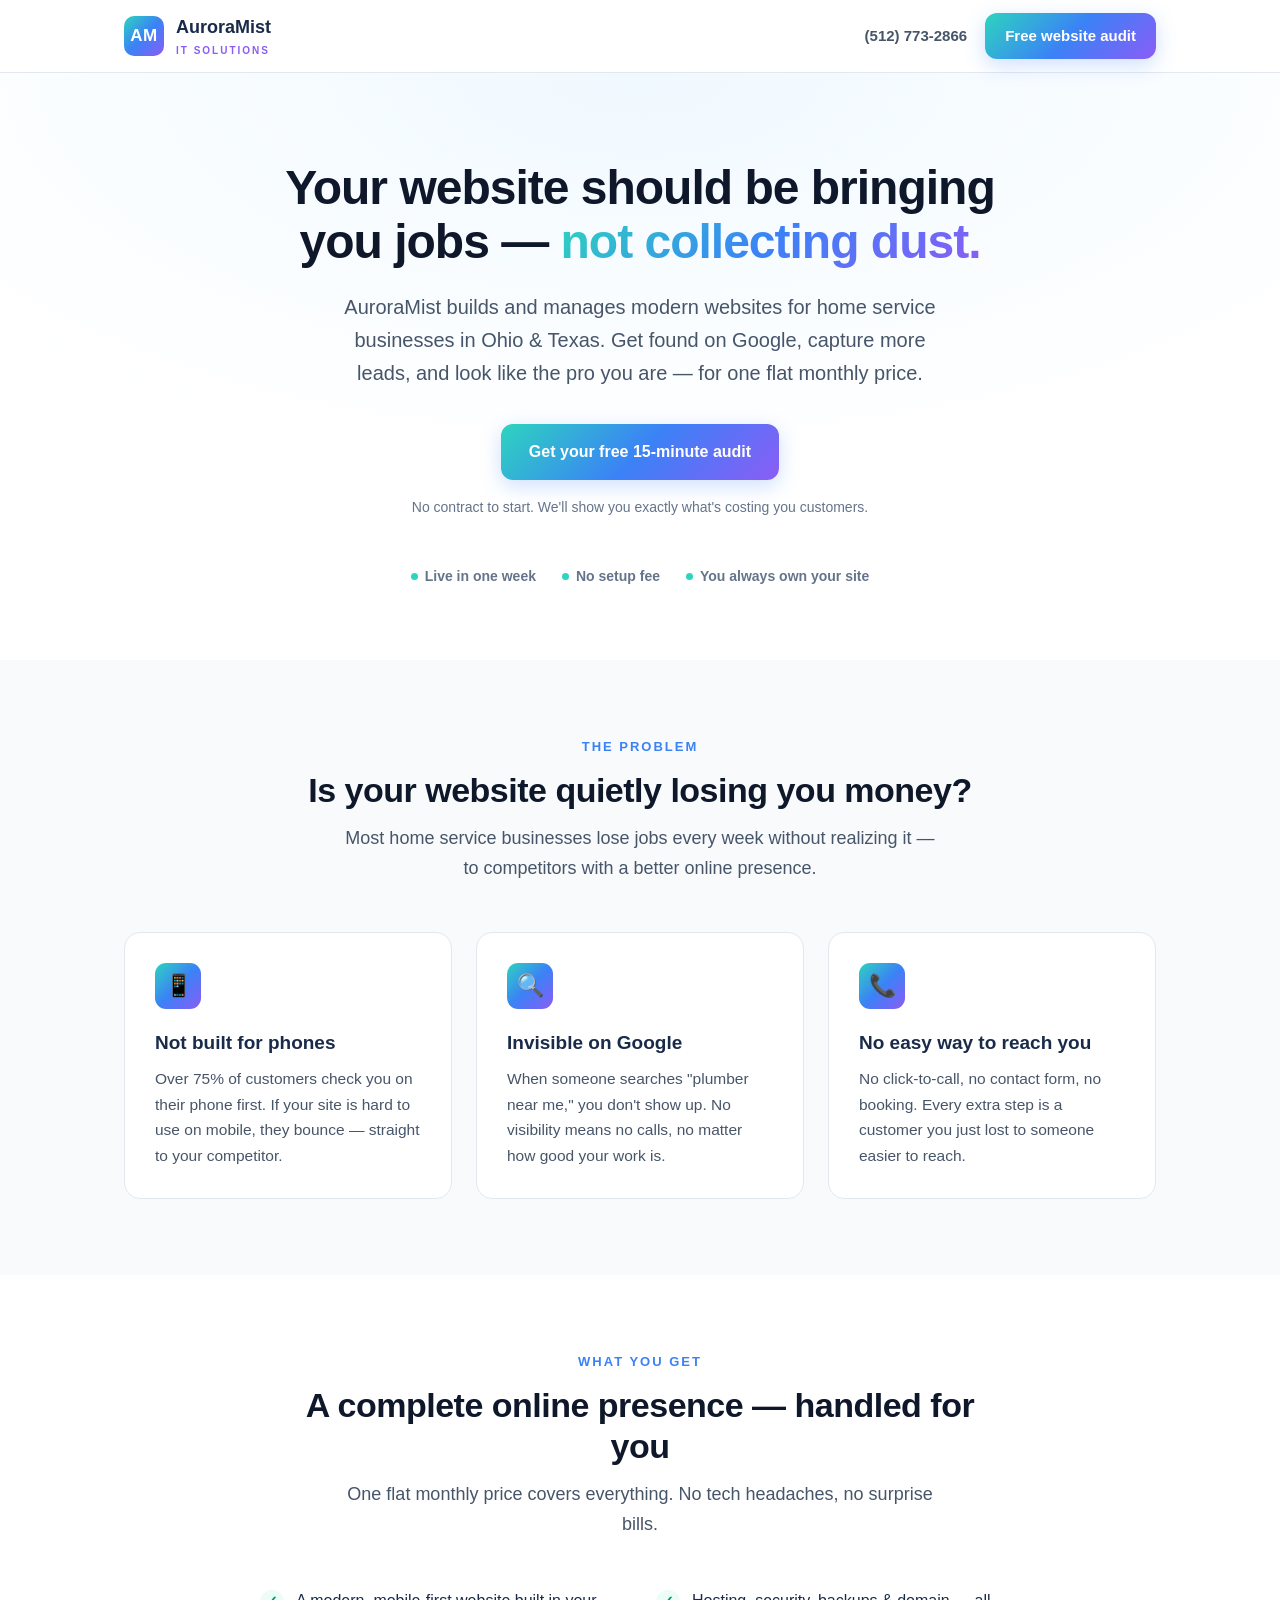
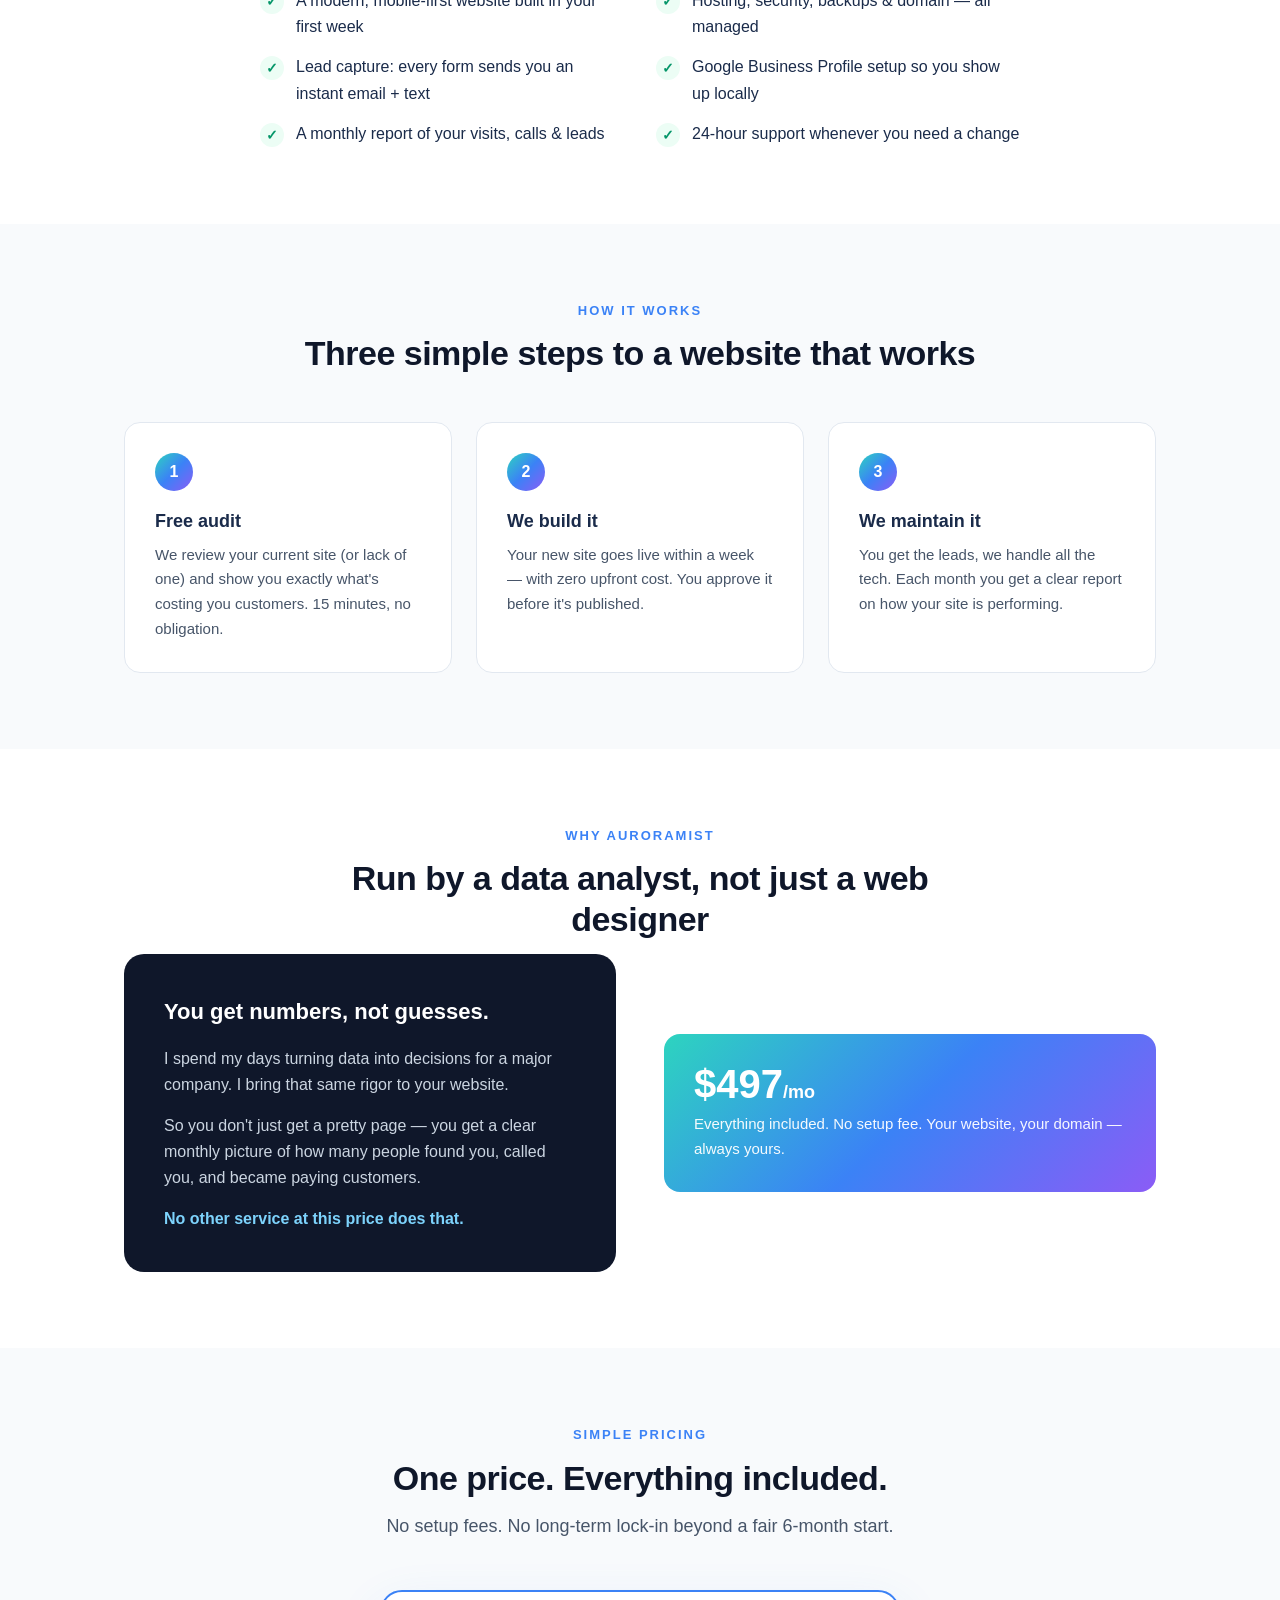
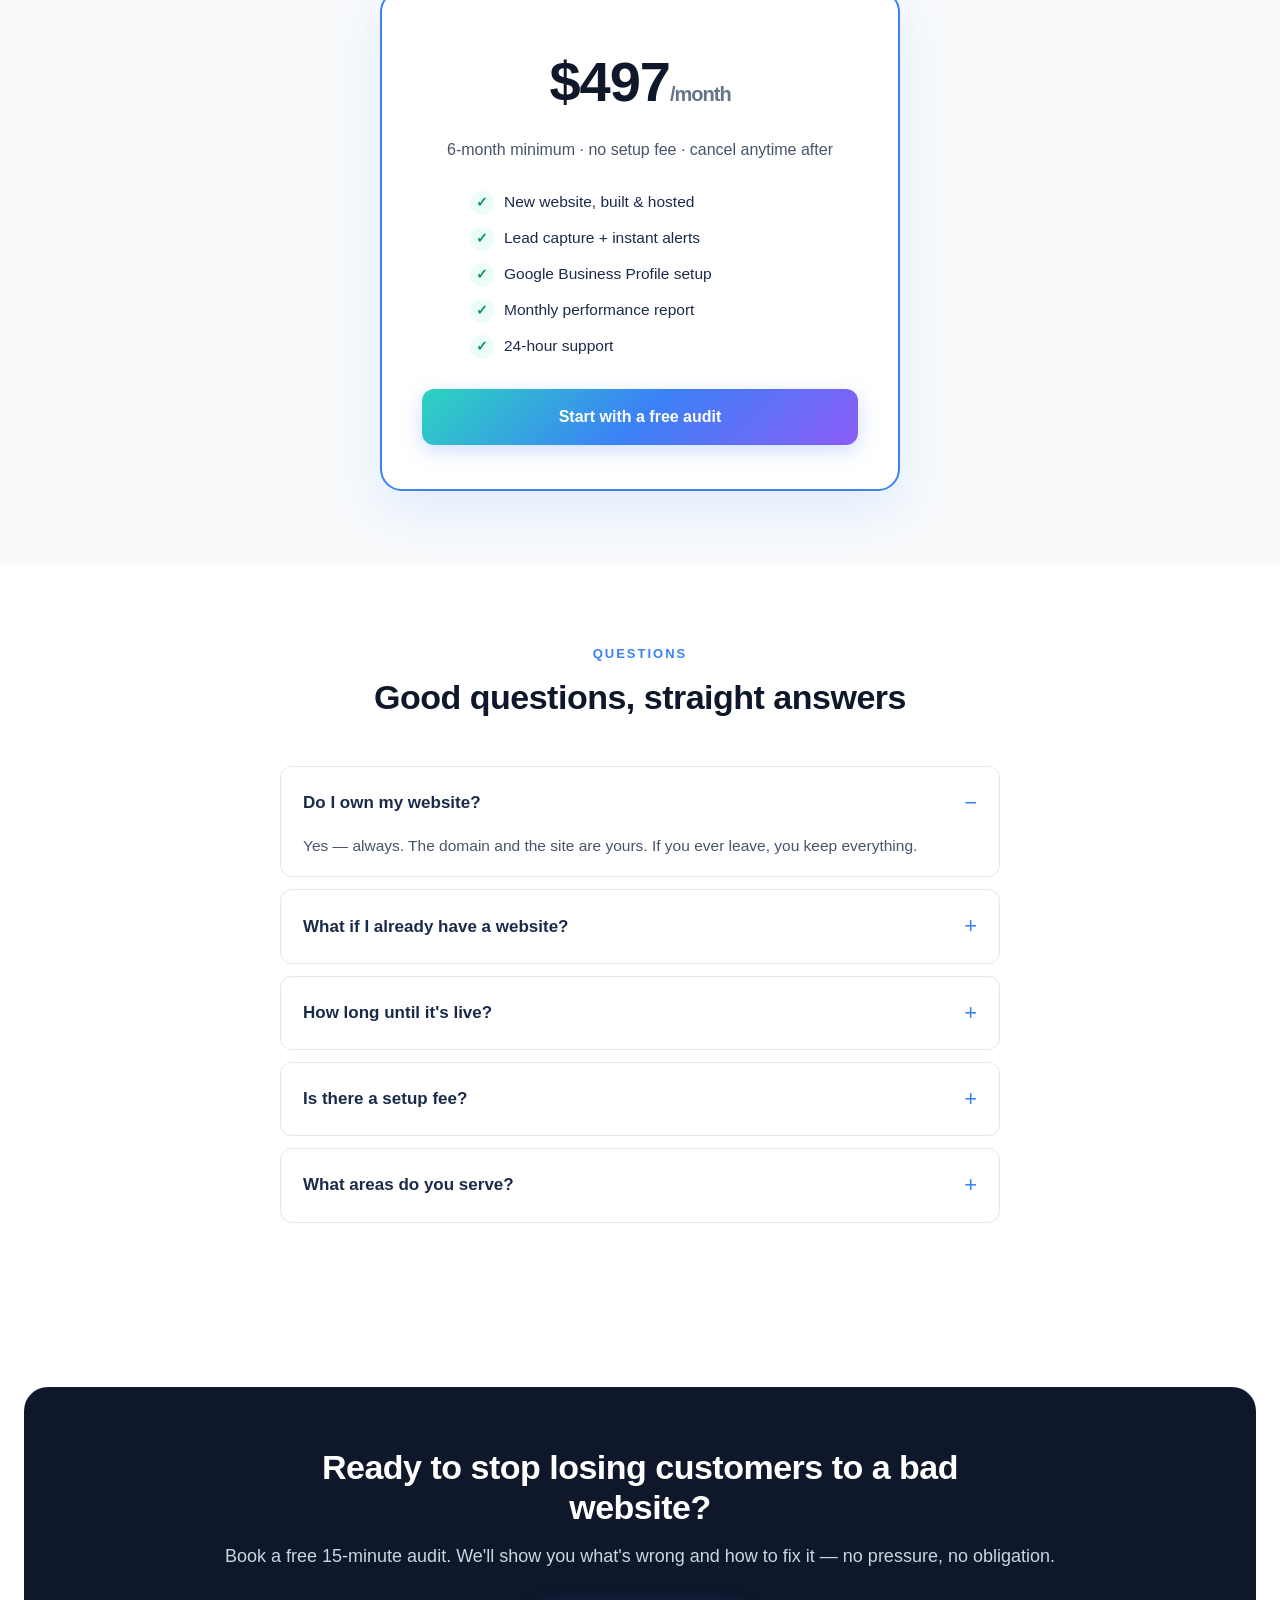
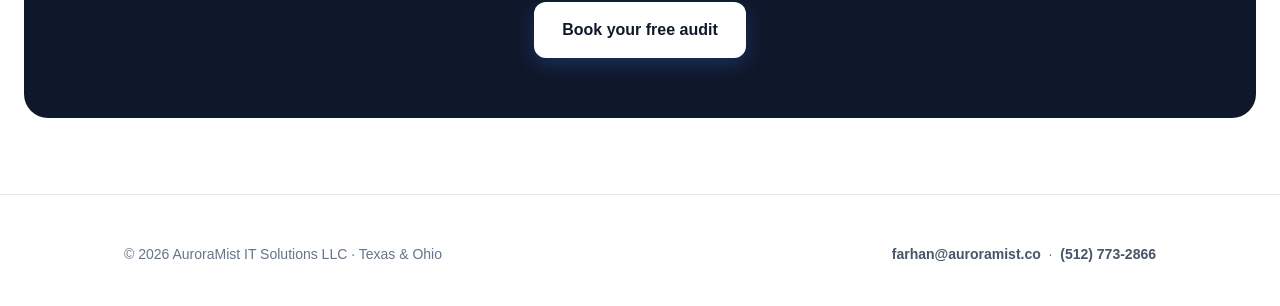
<file: index.html>
<!DOCTYPE html>
<html lang="en">
<head>
<meta charset="UTF-8">
<meta name="viewport" content="width=device-width, initial-scale=1.0">
<title>AuroraMist IT Solutions | Websites That Bring Home Service Businesses More Jobs</title>
<meta name="description" content="AuroraMist builds and manages modern websites for home service businesses in Ohio & Texas. Get found on Google, capture more leads, one flat monthly price. Free website audit.">
<link rel="icon" type="image/png" href="favicon-32.png">
<link rel="apple-touch-icon" href="apple-touch-icon-180.png">
<link rel="canonical" href="https://auroramist.co/">
<meta name="robots" content="index, follow, max-image-preview:large">
<meta name="theme-color" content="#3b82f6">
<meta name="author" content="AuroraMist IT Solutions LLC">

<!-- Open Graph (link previews on social / messaging) -->
<meta property="og:type" content="website">
<meta property="og:site_name" content="AuroraMist IT Solutions">
<meta property="og:title" content="AuroraMist IT Solutions | Websites That Bring Home Service Businesses More Jobs">
<meta property="og:description" content="AuroraMist builds and manages modern websites for home service businesses in Ohio & Texas. Get found on Google, capture more leads, one flat monthly price. Free website audit.">
<meta property="og:url" content="https://auroramist.co/">
<meta property="og:image" content="https://auroramist.co/favicon-512.png">

<!-- Twitter / X card -->
<meta name="twitter:card" content="summary">
<meta name="twitter:title" content="AuroraMist IT Solutions | Websites for Home Service Businesses">
<meta name="twitter:description" content="Modern websites built and managed for home service businesses — one flat monthly price. Free website audit.">
<meta name="twitter:image" content="https://auroramist.co/favicon-512.png">

<!-- Warm the connection to Cal.com only (lightweight, no heavy download). The embed script
     loads lazily after DOMContentLoaded via the facade pattern (script near </body>),
     so it never competes with the page's LCP or interaction scripts. -->
<link rel="preconnect" href="https://app.cal.com">
<link rel="preconnect" href="https://cal.com">
<link rel="dns-prefetch" href="https://app.cal.com">
<link rel="dns-prefetch" href="https://cal.com">

<!-- Structured data: machine-readable for Google + AI search (GEO/AEO) -->
<script type="application/ld+json">
{
  "@context": "https://schema.org",
  "@type": "ProfessionalService",
  "name": "AuroraMist IT Solutions LLC",
  "image": "https://auroramist.co/favicon-512.png",
  "logo": "https://auroramist.co/favicon-512.png",
  "url": "https://auroramist.co/",
  "telephone": "+1-512-773-2866",
  "email": "farhan@auroramist.co",
  "description": "AuroraMist IT Solutions builds and manages modern, mobile-friendly websites for home service businesses — plumbers, HVAC, electricians, roofers and landscapers — in Ohio and Texas. One flat monthly price, no setup fee, free website audit.",
  "priceRange": "$$",
  "areaServed": [
    {"@type": "City", "name": "Toledo"},
    {"@type": "State", "name": "Ohio"},
    {"@type": "State", "name": "Texas"}
  ],
  "serviceType": ["Website design", "Website management", "Local SEO", "Google Business Profile optimization"],
  "founder": {"@type": "Person", "name": "Farhan Kazi"},
  "knowsAbout": ["Web design", "Local SEO", "Google Business Profile", "Lead generation for home service businesses"]
}
</script>
<style>
  :root{
    --navy:#0f172a; --ink:#1a2b4a; --slate:#475569; --mute:#64748b;
    --teal:#2dd4bf; --blue:#3b82f6; --purple:#8b5cf6;
    --grad:linear-gradient(135deg,#2dd4bf 0%,#3b82f6 50%,#8b5cf6 100%);
    --bg:#ffffff; --bg2:#f8fafc; --line:#e2e8f0;
  }
  *{margin:0;padding:0;box-sizing:border-box}
  html{scroll-behavior:smooth}
  body{font-family:-apple-system,BlinkMacSystemFont,'Segoe UI',Arial,sans-serif;color:var(--ink);line-height:1.65;background:var(--bg);-webkit-font-smoothing:antialiased}
  .wrap{max-width:1080px;margin:0 auto;padding:0 24px}
  a{text-decoration:none;color:inherit}
  .btn{display:inline-block;background:var(--grad);color:#fff;font-weight:700;padding:15px 28px;border-radius:12px;font-size:16px;border:none;cursor:pointer;transition:transform .15s ease,box-shadow .15s ease;box-shadow:0 6px 20px rgba(59,130,246,.25)}
  .btn:hover{transform:translateY(-2px);box-shadow:0 10px 28px rgba(59,130,246,.35)}
  .btn-ghost{background:transparent;color:var(--ink);box-shadow:none;border:1.5px solid var(--line);font-weight:600}
  .btn-ghost:hover{border-color:var(--blue);box-shadow:none}

  /* NAV */
  header{position:sticky;top:0;z-index:50;background:rgba(255,255,255,.92);backdrop-filter:blur(8px);border-bottom:1px solid var(--line)}
  nav{display:flex;align-items:center;justify-content:space-between;height:72px}
  .logo{display:flex;align-items:center;gap:12px;font-weight:700;font-size:18px;color:var(--ink)}
  .logo .tile{width:40px;height:40px;border-radius:10px;background:var(--grad);display:flex;align-items:center;justify-content:center;color:#fff;font-weight:700;font-size:17px;letter-spacing:.5px}
  .logo small{display:block;font-size:10px;font-weight:600;letter-spacing:2px;color:var(--purple)}
  nav .btn{padding:11px 20px;font-size:15px}
  .nav-cta{display:flex;align-items:center;gap:18px}
  .nav-phone{font-weight:600;color:var(--slate);font-size:15px}

  /* HERO */
  .hero{padding:88px 0 72px;text-align:center;background:radial-gradient(120% 120% at 50% 0%,#f0f9ff 0%,#ffffff 55%)}
  .hero h1{font-size:48px;line-height:1.12;letter-spacing:-1px;max-width:760px;margin:0 auto 22px;color:var(--navy)}
  .hero h1 .hl{background:var(--grad);-webkit-background-clip:text;background-clip:text;-webkit-text-fill-color:transparent}
  .hero p.sub{font-size:20px;color:var(--slate);max-width:620px;margin:0 auto 34px}
  .hero .micro{margin-top:16px;font-size:14px;color:var(--mute)}
  .badges{display:flex;gap:26px;justify-content:center;flex-wrap:wrap;margin-top:46px;color:var(--mute);font-size:14px;font-weight:600}
  .badges span{display:flex;align-items:center;gap:7px}
  .dot{width:7px;height:7px;border-radius:50%;background:var(--teal)}

  /* SECTION */
  section{padding:76px 0}
  .sec-tag{text-transform:uppercase;letter-spacing:2px;font-size:13px;font-weight:700;color:var(--blue);text-align:center;margin-bottom:12px}
  h2{font-size:34px;text-align:center;letter-spacing:-.5px;color:var(--navy);max-width:680px;margin:0 auto 14px;line-height:1.2}
  .lead{text-align:center;color:var(--slate);font-size:18px;max-width:600px;margin:0 auto 48px}
  .alt{background:var(--bg2)}

  .grid{display:grid;gap:24px}
  .g3{grid-template-columns:repeat(3,1fr)}
  .g2{grid-template-columns:repeat(2,1fr)}
  .card{background:#fff;border:1px solid var(--line);border-radius:16px;padding:30px}
  .alt .card{background:#fff}
  .card h3{font-size:19px;margin-bottom:8px;color:var(--ink)}
  .card p{color:var(--slate);font-size:15.5px}
  .icon{width:46px;height:46px;border-radius:11px;background:var(--grad);display:flex;align-items:center;justify-content:center;margin-bottom:18px;color:#fff;font-size:22px;font-weight:700}

  /* STEPS */
  .steps{counter-reset:s;display:grid;grid-template-columns:repeat(3,1fr);gap:24px}
  .step{position:relative;padding:30px;border-radius:16px;background:#fff;border:1px solid var(--line)}
  .step .num{width:38px;height:38px;border-radius:50%;background:var(--grad);color:#fff;font-weight:700;display:flex;align-items:center;justify-content:center;margin-bottom:16px}
  .step h3{font-size:18px;margin-bottom:6px}
  .step p{color:var(--slate);font-size:15px}

  /* INCLUDED list */
  .inc{max-width:760px;margin:0 auto;display:grid;grid-template-columns:1fr 1fr;gap:14px 32px}
  .inc li{list-style:none;display:flex;gap:12px;align-items:flex-start;font-size:16px;color:var(--ink)}
  .check{flex:0 0 auto;width:24px;height:24px;border-radius:50%;background:#ecfdf5;color:#059669;display:flex;align-items:center;justify-content:center;font-size:14px;font-weight:700;margin-top:2px}

  /* WHY */
  .why{display:grid;grid-template-columns:1fr 1fr;gap:48px;align-items:center}
  .why .panel{background:var(--navy);color:#fff;border-radius:20px;padding:40px}
  .why .panel h3{font-size:22px;margin-bottom:16px}
  .why .panel p{color:#cbd5e1;font-size:16px;margin-bottom:14px}
  .why .stat{background:var(--grad);border-radius:16px;padding:30px;color:#fff}
  .why .stat .big{font-size:40px;font-weight:700;line-height:1}
  .why .stat p{font-size:15px;opacity:.95;margin-top:8px}

  /* PRICING */
  .price{max-width:520px;margin:0 auto;border:2px solid var(--blue);border-radius:22px;padding:44px 40px;text-align:center;background:#fff;box-shadow:0 18px 50px rgba(59,130,246,.12)}
  .price .amt{font-size:56px;font-weight:700;color:var(--navy);letter-spacing:-1px}
  .price .amt span{font-size:20px;color:var(--mute);font-weight:600}
  .price .terms{color:var(--slate);margin:8px 0 26px}
  .price ul{text-align:left;max-width:340px;margin:0 auto 30px}
  .price li{list-style:none;display:flex;gap:10px;margin-bottom:10px;color:var(--ink);font-size:15.5px}

  /* FAQ */
  .faq{max-width:720px;margin:0 auto}
  details{border:1px solid var(--line);border-radius:12px;padding:18px 22px;margin-bottom:12px;background:#fff}
  summary{font-weight:600;cursor:pointer;font-size:17px;color:var(--ink);list-style:none;display:flex;justify-content:space-between;align-items:center}
  summary::-webkit-details-marker{display:none}
  summary::after{content:"+";font-size:22px;color:var(--blue);font-weight:400}
  details[open] summary::after{content:"−"}
  details p{color:var(--slate);margin-top:12px;font-size:15.5px}

  /* CTA band */
  .cta-band{background:var(--navy);color:#fff;text-align:center;border-radius:24px;padding:60px 30px;margin:0 24px}
  .cta-band h2{color:#fff;margin-bottom:14px}
  .cta-band p{color:#cbd5e1;margin-bottom:30px;font-size:18px}

  /* FOOTER */
  footer{padding:48px 0 40px;border-top:1px solid var(--line);color:var(--mute);font-size:14px}
  .foot{display:flex;justify-content:space-between;flex-wrap:wrap;gap:16px;align-items:center}
  .foot a{color:var(--slate);font-weight:600}

  @media(max-width:860px){
    .g3,.steps,.why,.inc{grid-template-columns:1fr}
    .hero h1{font-size:34px}
    .hero p.sub{font-size:18px}
    h2{font-size:27px}
    .nav-phone{display:none}
    .why .panel{order:2}
  }

</style>
</head>
<body>

<header>
  <div class="wrap">
    <nav>
      <a href="#" class="logo">
        <span class="tile">AM</span>
        <span>AuroraMist<small>IT SOLUTIONS</small></span>
      </a>
      <div class="nav-cta">
        <span class="nav-phone">(512) 773-2866</span>
        <a href="https://cal.com/auroramistitsolutions/15min" data-cal-link="auroramistitsolutions/15min" data-cal-namespace="15min" data-cal-config='{"layout":"month_view"}' onclick="return false" class="btn">Free website audit</a>
      </div>
    </nav>
  </div>
</header>

<section class="hero">
  <div class="wrap">
    <h1>Your website should be bringing you jobs — <span class="hl">not collecting dust.</span></h1>
    <p class="sub">AuroraMist builds and manages modern websites for home service businesses in Ohio &amp; Texas. Get found on Google, capture more leads, and look like the pro you are — for one flat monthly price.</p>
    <a href="https://cal.com/auroramistitsolutions/15min" data-cal-link="auroramistitsolutions/15min" data-cal-namespace="15min" data-cal-config='{"layout":"month_view"}' onclick="return false" class="btn">Get your free 15-minute audit</a>
    <p class="micro">No contract to start. We'll show you exactly what's costing you customers.</p>
    <div class="badges">
      <span><i class="dot"></i> Live in one week</span>
      <span><i class="dot"></i> No setup fee</span>
      <span><i class="dot"></i> You always own your site</span>
    </div>
  </div>
</section>

<section class="alt">
  <div class="wrap">
    <p class="sec-tag">The problem</p>
    <h2>Is your website quietly losing you money?</h2>
    <p class="lead">Most home service businesses lose jobs every week without realizing it — to competitors with a better online presence.</p>
    <div class="grid g3">
      <div class="card"><div class="icon">📱</div><h3>Not built for phones</h3><p>Over 75% of customers check you on their phone first. If your site is hard to use on mobile, they bounce — straight to your competitor.</p></div>
      <div class="card"><div class="icon">🔍</div><h3>Invisible on Google</h3><p>When someone searches "plumber near me," you don't show up. No visibility means no calls, no matter how good your work is.</p></div>
      <div class="card"><div class="icon">📞</div><h3>No easy way to reach you</h3><p>No click-to-call, no contact form, no booking. Every extra step is a customer you just lost to someone easier to reach.</p></div>
    </div>
  </div>
</section>

<section>
  <div class="wrap">
    <p class="sec-tag">What you get</p>
    <h2>A complete online presence — handled for you</h2>
    <p class="lead">One flat monthly price covers everything. No tech headaches, no surprise bills.</p>
    <ul class="inc">
      <li><span class="check">✓</span> A modern, mobile-first website built in your first week</li>
      <li><span class="check">✓</span> Hosting, security, backups & domain — all managed</li>
      <li><span class="check">✓</span> Lead capture: every form sends you an instant email + text</li>
      <li><span class="check">✓</span> Google Business Profile setup so you show up locally</li>
      <li><span class="check">✓</span> A monthly report of your visits, calls & leads</li>
      <li><span class="check">✓</span> 24-hour support whenever you need a change</li>
    </ul>
  </div>
</section>

<section class="alt">
  <div class="wrap">
    <p class="sec-tag">How it works</p>
    <h2>Three simple steps to a website that works</h2>
    <p class="lead"></p>
    <div class="steps">
      <div class="step"><div class="num">1</div><h3>Free audit</h3><p>We review your current site (or lack of one) and show you exactly what's costing you customers. 15 minutes, no obligation.</p></div>
      <div class="step"><div class="num">2</div><h3>We build it</h3><p>Your new site goes live within a week — with zero upfront cost. You approve it before it's published.</p></div>
      <div class="step"><div class="num">3</div><h3>We maintain it</h3><p>You get the leads, we handle all the tech. Each month you get a clear report on how your site is performing.</p></div>
    </div>
  </div>
</section>

<section>
  <div class="wrap">
    <p class="sec-tag">Why AuroraMist</p>
    <h2>Run by a data analyst, not just a web designer</h2>
    <div class="why">
      <div class="panel">
        <h3>You get numbers, not guesses.</h3>
        <p>I spend my days turning data into decisions for a major company. I bring that same rigor to your website.</p>
        <p>So you don't just get a pretty page — you get a clear monthly picture of how many people found you, called you, and became paying customers.</p>
        <p style="color:#7dd3fc;font-weight:600;margin-bottom:0">No other service at this price does that.</p>
      </div>
      <div class="stat">
        <div class="big">$497<span style="font-size:18px">/mo</span></div>
        <p>Everything included. No setup fee. Your website, your domain — always yours.</p>
      </div>
    </div>
  </div>
</section>

<section class="alt" id="pricing">
  <div class="wrap">
    <p class="sec-tag">Simple pricing</p>
    <h2>One price. Everything included.</h2>
    <p class="lead">No setup fees. No long-term lock-in beyond a fair 6-month start.</p>
    <div class="price">
      <div class="amt">$497<span>/month</span></div>
      <p class="terms">6-month minimum · no setup fee · cancel anytime after</p>
      <ul>
        <li><span class="check">✓</span> New website, built &amp; hosted</li>
        <li><span class="check">✓</span> Lead capture + instant alerts</li>
        <li><span class="check">✓</span> Google Business Profile setup</li>
        <li><span class="check">✓</span> Monthly performance report</li>
        <li><span class="check">✓</span> 24-hour support</li>
      </ul>
      <a href="https://cal.com/auroramistitsolutions/15min" data-cal-link="auroramistitsolutions/15min" data-cal-namespace="15min" data-cal-config='{"layout":"month_view"}' onclick="return false" class="btn" style="width:100%">Start with a free audit</a>
    </div>
  </div>
</section>

<section>
  <div class="wrap">
    <p class="sec-tag">Questions</p>
    <h2>Good questions, straight answers</h2>
    <p class="lead"></p>
    <div class="faq">
      <details open><summary>Do I own my website?</summary><p>Yes — always. The domain and the site are yours. If you ever leave, you keep everything.</p></details>
      <details><summary>What if I already have a website?</summary><p>We'll rebuild or improve it. Most of our clients come to us with an old site that isn't bringing in business.</p></details>
      <details><summary>How long until it's live?</summary><p>Within one week of starting. We move fast so you start getting value right away.</p></details>
      <details><summary>Is there a setup fee?</summary><p>No. You pay one flat monthly price — that's it. No surprises.</p></details>
      <details><summary>What areas do you serve?</summary><p>We're based in Ohio and Texas and serve home service businesses across both — and remotely anywhere in the US.</p></details>
    </div>
  </div>
</section>

<section id="audit">
  <div class="cta-band">
    <h2>Ready to stop losing customers to a bad website?</h2>
    <p>Book a free 15-minute audit. We'll show you what's wrong and how to fix it — no pressure, no obligation.</p>
    <a href="https://cal.com/auroramistitsolutions/15min" data-cal-link="auroramistitsolutions/15min" data-cal-namespace="15min" data-cal-config='{"layout":"month_view"}' onclick="return false" class="btn" style="background:#fff;color:var(--navy)">Book your free audit</a>
  </div>
</section>

<footer>
  <div class="wrap foot">
    <div>© 2026 AuroraMist IT Solutions LLC · Texas &amp; Ohio</div>
    <div>
      <a href="mailto:farhan@auroramist.co">farhan@auroramist.co</a> &nbsp;·&nbsp;
      <a href="tel:+15127732866">(512) 773-2866</a>
    </div>
  </div>
</footer>

<!-- Cal.com booking — POPUP (element-click). Facade: embed.js is NOT loaded on pageload.
     On DOMContentLoaded we init Cal so the data-cal-* CTAs open Cal's own modal popup. On the
     first sign of intent (hover / tap / scroll / focus) we warm the popup so it's ready by click
     time without competing with the page's LCP. Each CTA keeps an href to the public Cal page as
     a no-JS fallback; onclick="return false" stops the link navigating so only the popup opens. -->
<script>
  document.addEventListener("DOMContentLoaded", function () {
    (function (C, A, L) { let p = function (a, ar) { a.q.push(ar); }; let d = C.document; C.Cal = C.Cal || function () { let cal = C.Cal; let ar = arguments; if (!cal.loaded) { cal.ns = {}; cal.q = cal.q || []; d.head.appendChild(d.createElement("script")).src = A; cal.loaded = true; } if (ar[0] === L) { const api = function () { p(api, arguments); }; const namespace = ar[1]; api.q = api.q || []; if(typeof namespace === "string"){cal.ns[namespace] = cal.ns[namespace] || api;p(cal.ns[namespace], ar);p(cal, ["initNamespace", namespace]);} else p(cal, ar); return;} p(cal, ar); }; })(window, "https://app.cal.com/embed/embed.js", "init");
    Cal("init", "15min", { origin: "https://app.cal.com" });
    Cal.ns["15min"]("ui", { hideEventTypeDetails: false, layout: "month_view" });

    // Warm the popup on first sign of intent so it's ready by click time.
    var calPreloaded = false;
    function preloadCal() {
      if (calPreloaded) return;
      calPreloaded = true;
      Cal.ns["15min"]("preload", { calLink: "auroramistitsolutions/15min", type: "modal", prerenderIframe: true });
    }
    ["pointerover", "touchstart", "focusin", "scroll"].forEach(function (evt) {
      window.addEventListener(evt, preloadCal, { once: true, passive: true });
    });
  });
</script>

</body>
</html>
</file>
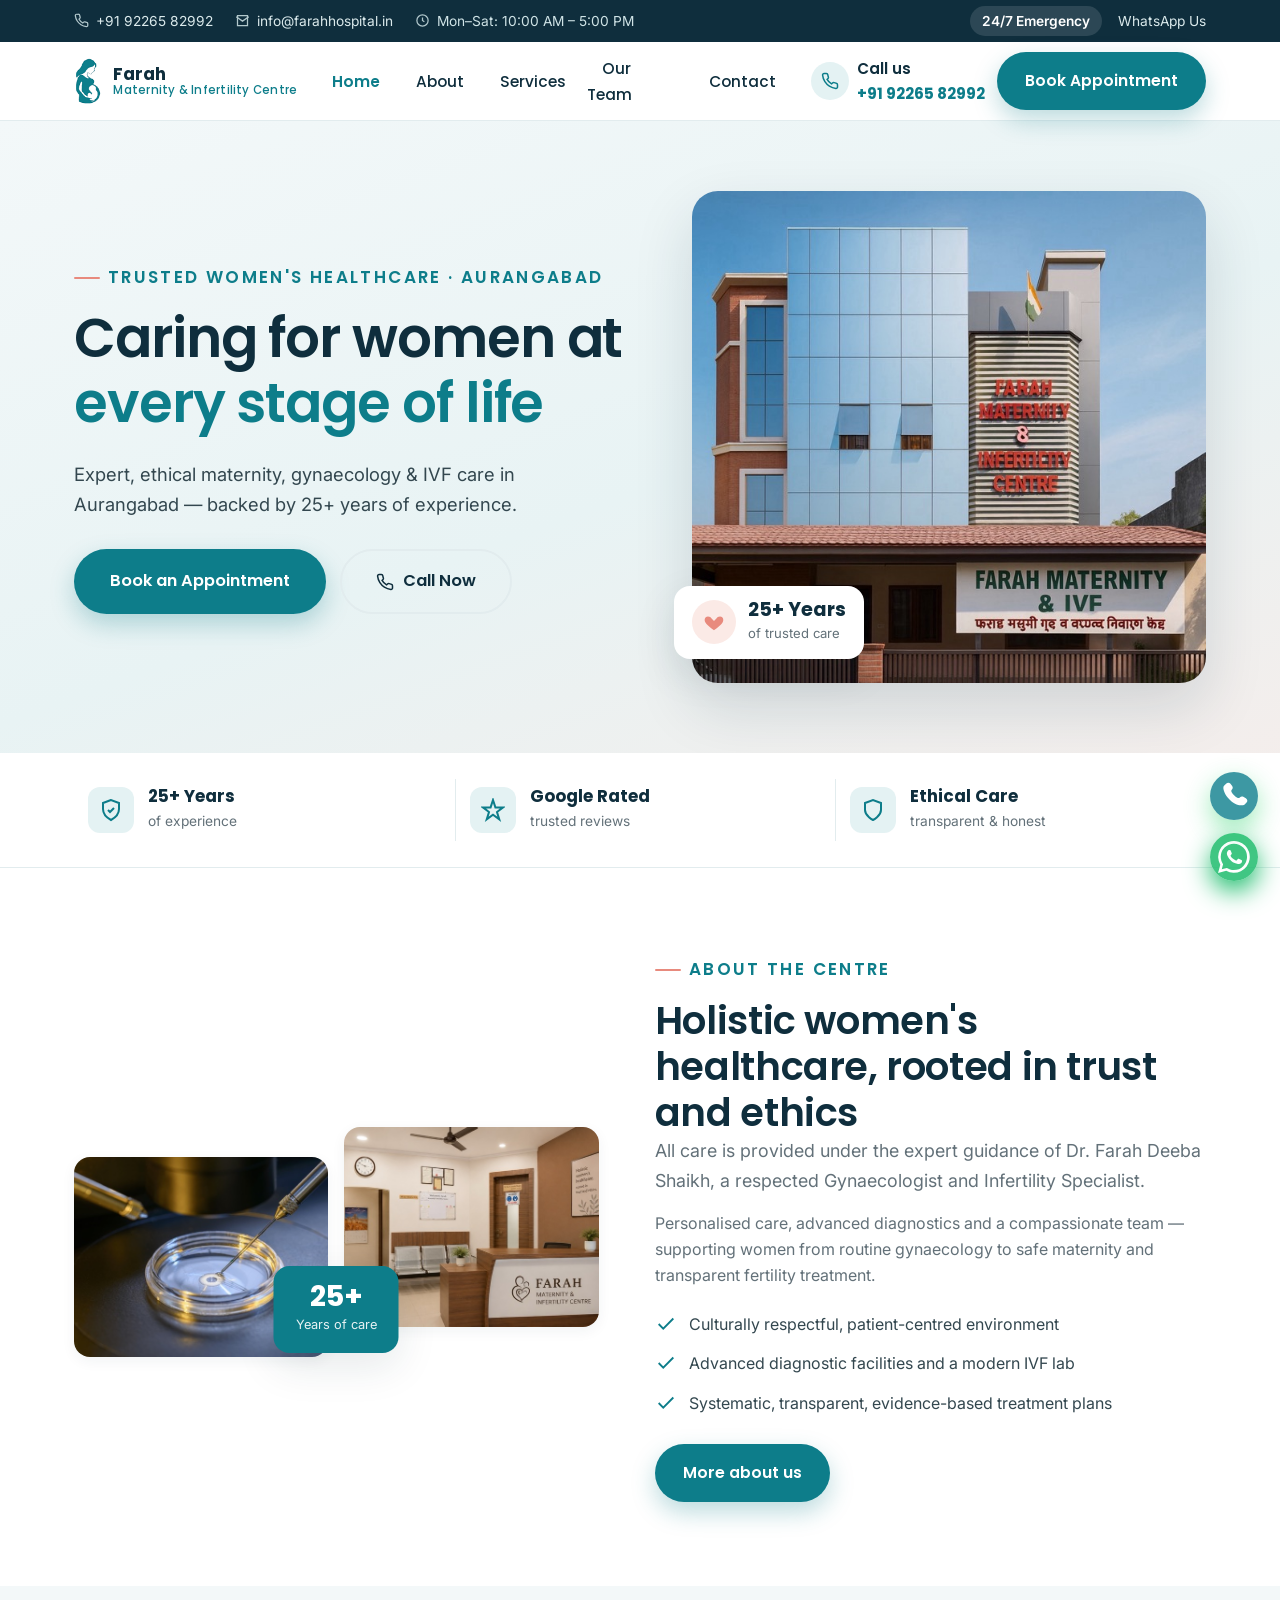
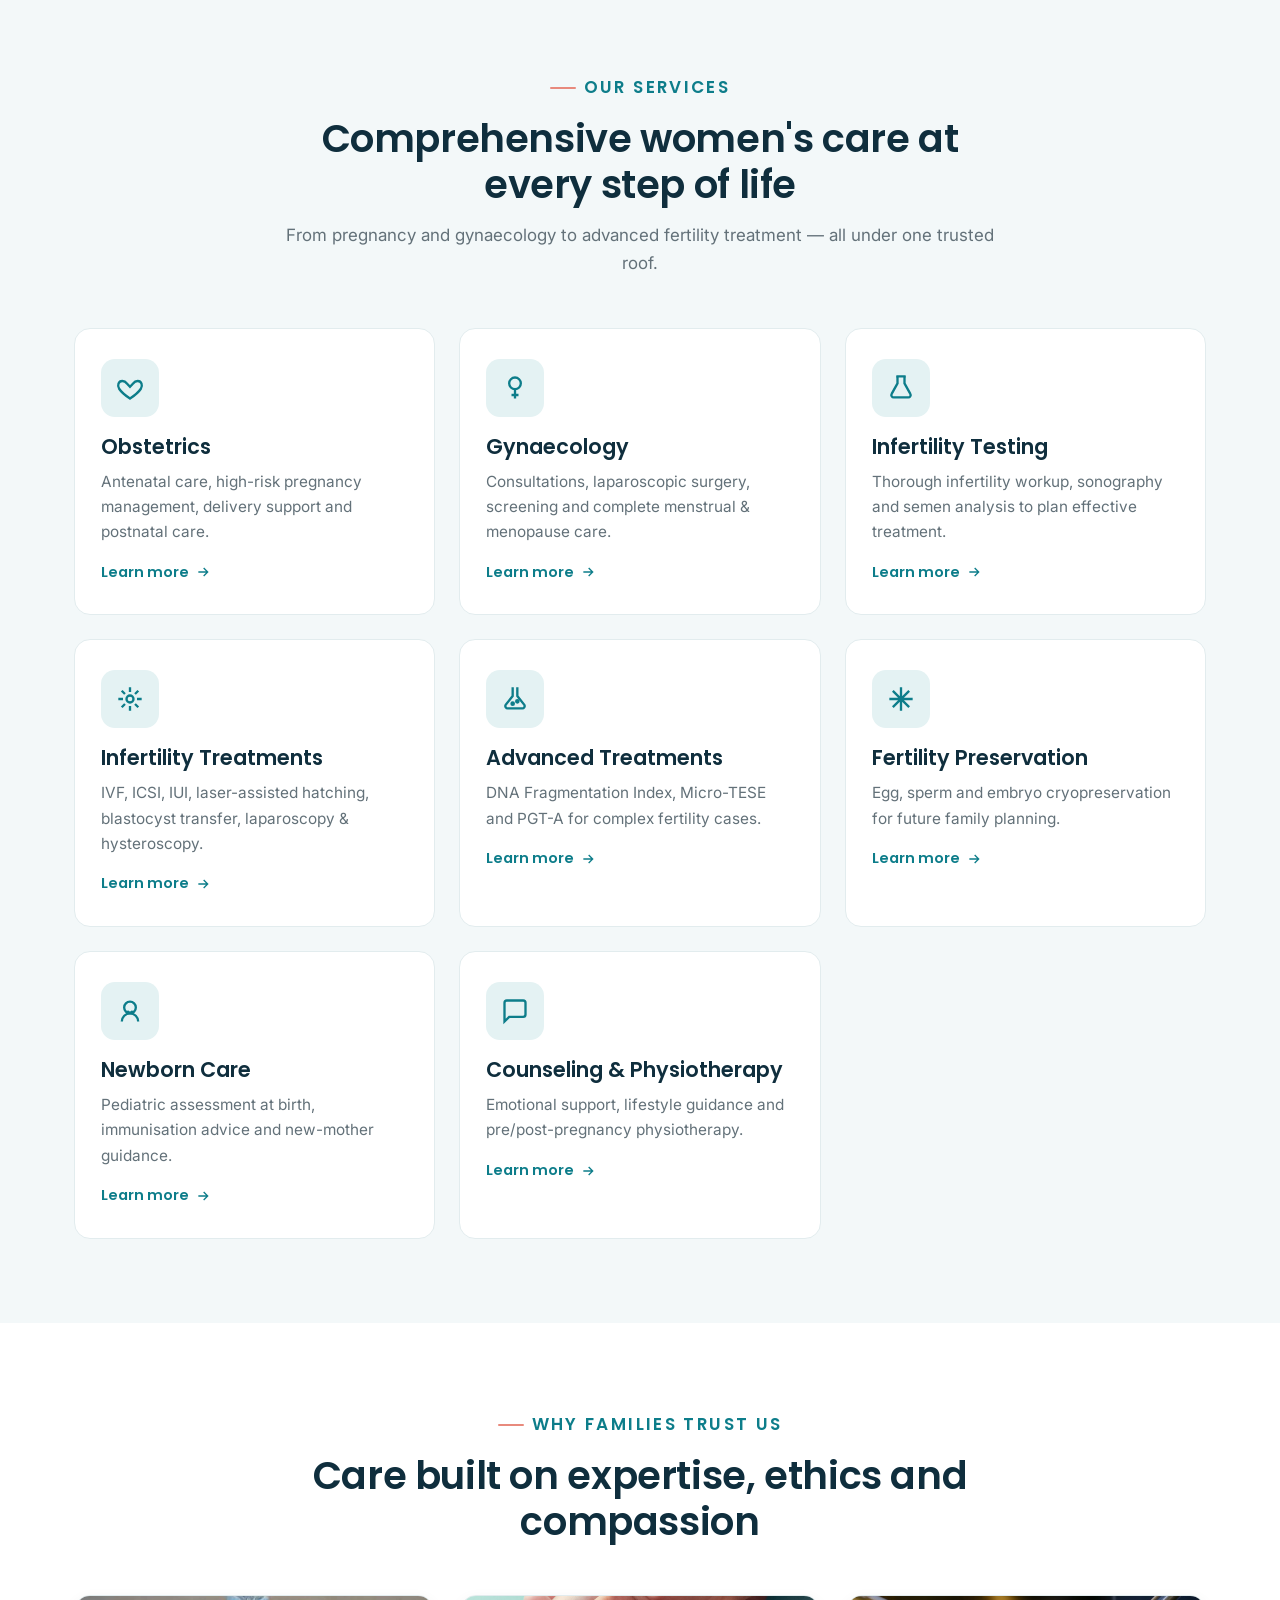
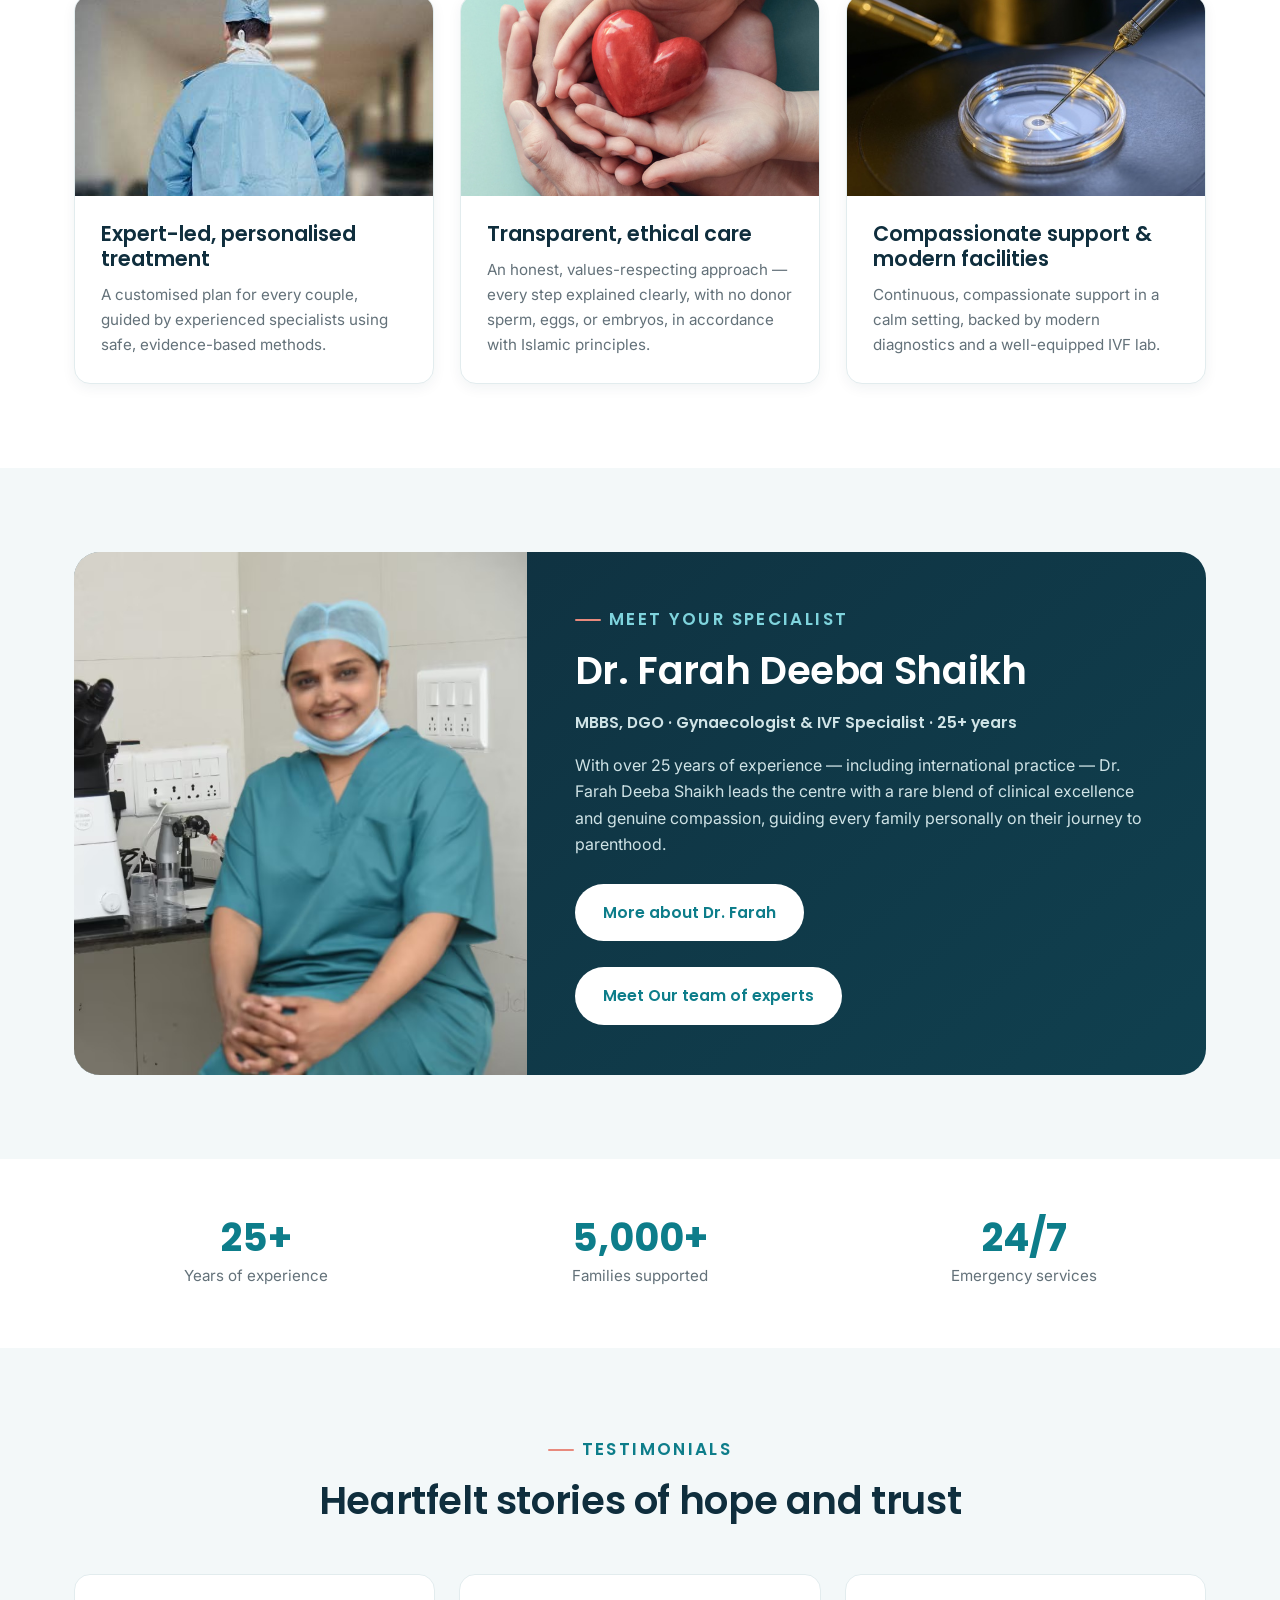
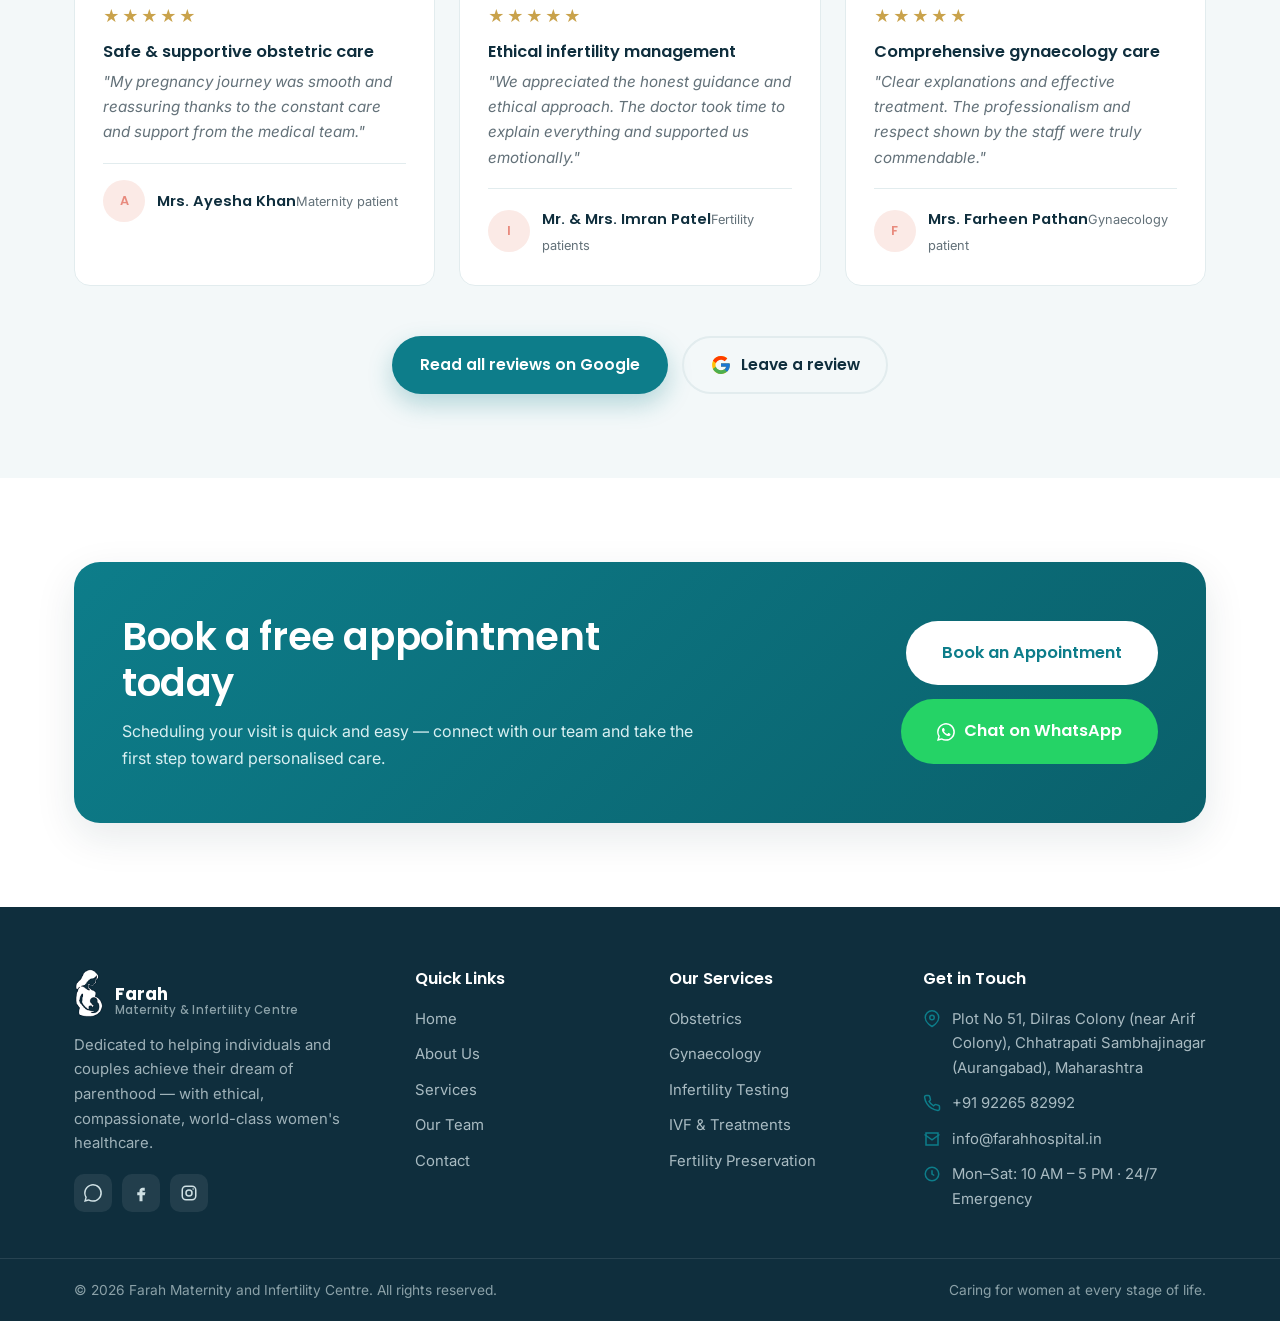
<file: demo/farahhospital/index.html>
<!DOCTYPE html>
<html lang="en">
<head>
<meta charset="UTF-8">
<meta name="viewport" content="width=device-width, initial-scale=1.0">
<meta name="robots" content="noindex">
<title>Farah Maternity & Infertility Centre | IVF, Gynaecology & Maternity Care in Aurangabad</title>
<meta name="description" content="Compassionate, ethical women's healthcare in Chhatrapati Sambhajinagar (Aurangabad). 25+ years of expertise in obstetrics, gynaecology and IVF/infertility care under Dr. Farah Deeba Shaikh.">
<meta name="keywords" content="IVF Aurangabad, infertility treatment Aurangabad, gynaecologist Chhatrapati Sambhajinagar, maternity hospital Aurangabad, Dr Farah Deeba Shaikh, ICSI, IUI, fertility centre">
<meta name="author" content="Farah Maternity and Infertility Centre">
<meta property="og:title" content="Farah Maternity & Infertility Centre — Aurangabad">
<meta property="og:description" content="Ethical, expert-led maternity, gynaecology and IVF care. 25+ years of trusted women's healthcare.">
<meta property="og:type" content="website">
<link rel="preconnect" href="https://fonts.googleapis.com">
<link rel="preconnect" href="https://fonts.gstatic.com" crossorigin>
<link href="https://fonts.googleapis.com/css2?family=Poppins:wght@400;500;600;700&family=Inter:wght@400;500;600&display=swap" rel="stylesheet">
<link rel="stylesheet" href="styles.css">
</head>
<body>

<!-- ============ TOP CONTACT BAR ============ -->
<div class="topbar">
  <div class="container">
    <div class="tb-left">
      <span class="always tb-phone">
        <svg class="tb-ico" viewBox="0 0 24 24" fill="none" stroke="currentColor" stroke-width="2"><path d="M22 16.92v3a2 2 0 0 1-2.18 2 19.79 19.79 0 0 1-8.63-3.07 19.5 19.5 0 0 1-6-6 19.79 19.79 0 0 1-3.07-8.67A2 2 0 0 1 4.11 2h3a2 2 0 0 1 2 1.72c.13.96.36 1.9.7 2.81a2 2 0 0 1-.45 2.11L8.09 9.91a16 16 0 0 0 6 6l1.27-1.27a2 2 0 0 1 2.11-.45c.91.34 1.85.57 2.81.7A2 2 0 0 1 22 16.92z"/></svg>
        <a href="tel:+919226582992">+91 92265 82992</a>
      </span>
      <span class="tb-email">
        <svg class="tb-ico" viewBox="0 0 24 24" fill="none" stroke="currentColor" stroke-width="2"><path d="M4 4h16v16H4z"/><path d="m22 6-10 7L2 6"/></svg>
        <a href="mailto:info@farahhospital.in">info@farahhospital.in</a>
      </span>
      <span class="tb-hours">
        <svg class="tb-ico" viewBox="0 0 24 24" fill="none" stroke="currentColor" stroke-width="2"><circle cx="12" cy="12" r="9"/><path d="M12 7v5l3 2"/></svg>
        Mon–Sat: 10:00 AM – 5:00 PM
      </span>
    </div>
    <div class="tb-right">
      <span class="pill">24/7 Emergency</span>
      <a href="https://wa.me/919226582992" target="_blank" rel="noopener">WhatsApp Us</a>
    </div>
  </div>
</div>

<!-- ============ HEADER ============ -->
<header class="site-header">
  <div class="container nav">
    <a href="index.html" class="brand">
      <img src="images/logo.png" alt="Farah Maternity and Infertility Centre logo">
      <span class="brand-txt">Farah<small>Maternity &amp; Infertility Centre</small></span>
    </a>
    <ul class="nav-links">
      <li><a href="index.html" class="active">Home</a></li>
      <li><a href="about.html">About</a></li>
      <li><a href="services.html">Services</a></li>

      <li><a href="team.html">Our Team</a></li>
      <li><a href="contact.html">Contact</a></li>
    </ul>
    <div class="nav-cta">
      <a href="tel:+919226582992" class="nav-call">
        <span class="ph"><svg viewBox="0 0 24 24" fill="none" stroke="currentColor" stroke-width="2"><path d="M22 16.92v3a2 2 0 0 1-2.18 2 19.79 19.79 0 0 1-8.63-3.07 19.5 19.5 0 0 1-6-6 19.79 19.79 0 0 1-3.07-8.67A2 2 0 0 1 4.11 2h3a2 2 0 0 1 2 1.72c.13.96.36 1.9.7 2.81a2 2 0 0 1-.45 2.11L8.09 9.91a16 16 0 0 0 6 6l1.27-1.27a2 2 0 0 1 2.11-.45c.91.34 1.85.57 2.81.7A2 2 0 0 1 22 16.92z"/></svg></span>
        <span class="label">Call us<br><strong style="color:var(--teal)">+91 92265 82992</strong></span>
      </a>
      <a href="contact.html#appointment" class="btn btn-primary">Book Appointment</a>
      <button class="nav-toggle" aria-label="Open menu"><span></span><img src="images/hanburger.jpeg" alt="" srcset=""><span></span><span></span></button>
    </div>
  </div>
</header>
<div class="nav-overlay"></div>

<!-- ============ HERO ============ -->
<section class="hero">
  <div class="container">
    <div class="hero-copy">
      <span class="eyebrow">Trusted Women's Healthcare · Aurangabad</span>
      <h1>Caring for women at <span>every stage of life</span></h1>
      <p>Expert, ethical maternity, gynaecology &amp; IVF care in Aurangabad — backed by 25+ years of experience.</p>
      <div class="hero-cta">
        <a href="contact.html#appointment" class="btn btn-primary btn-lg">Book an Appointment</a>
        <a href="tel:+919226582992" class="btn btn-ghost btn-lg">
          <svg viewBox="0 0 24 24" width="18" height="18" fill="none" stroke="currentColor" stroke-width="2"><path d="M22 16.92v3a2 2 0 0 1-2.18 2 19.79 19.79 0 0 1-8.63-3.07 19.5 19.5 0 0 1-6-6 19.79 19.79 0 0 1-3.07-8.67A2 2 0 0 1 4.11 2h3a2 2 0 0 1 2 1.72c.13.96.36 1.9.7 2.81a2 2 0 0 1-.45 2.11L8.09 9.91a16 16 0 0 0 6 6l1.27-1.27a2 2 0 0 1 2.11-.45c.91.34 1.85.57 2.81.7A2 2 0 0 1 22 16.92z"/></svg>
          Call Now
        </a>
      </div>
    </div>
    <div class="hero-figure">
      <img src="images/location.jpeg" alt="Caring medical team at Farah Maternity and Infertility Centre">
      <div class="hero-badge b1">
        <span class="hb-ico"><svg viewBox="0 0 24 24" width="22" height="22" fill="currentColor"><path d="M12 21s-6.7-4.35-9.33-8.36C.9 9.78 2.07 6 5.4 6c1.94 0 3.2 1.1 3.95 2.13L12 11l2.65-2.87C15.4 7.1 16.66 6 18.6 6c3.33 0 4.5 3.78 2.73 6.64C18.7 16.65 12 21 12 21z"/></svg></span>
        <div><strong>25+ Years</strong><small>of trusted care</small></div>
      </div>
      <!-- <div class="hero-badge b2">
        <span class="hb-ico" style="background:#fff5d6;color:var(--gold)"><svg viewBox="0 0 24 24" fill="none" stroke="currentColor" stroke-width="2"><path d="M12 22s8-4 8-10V5l-8-3-8 3v7c0 6 8 10 8 10z"/></svg></span>
        <div><strong>Ethical Care</strong><small><span>transparent &amp; honest</span></small></div>
      </div> -->
    </div>
  </div>
</section>

<!-- ============ TRUST STRIP ============ -->
<section class="trust">
  <div class="container">
    <div class="trust-item">
      <span class="ti-ico"><svg viewBox="0 0 24 24" fill="none" stroke="currentColor" stroke-width="2"><path d="M12 2 4 5v6c0 5 3.4 8.5 8 11 4.6-2.5 8-6 8-11V5z"/><path d="m9 12 2 2 4-4"/></svg></span>
      <div><strong>25+ Years</strong><span>of experience</span></div>
    </div>
    <div class="trust-item">
      <span class="ti-ico"><svg viewBox="0 0 24 24" fill="none" stroke="currentColor" stroke-width="2"><path d="M12 2l2.4 7.4H22l-6 4.6 2.3 7.4-6.3-4.6L5.7 21.4 8 14 2 9.4h7.6z"/></svg></span>
      <div><strong>Google Rated</strong><span>trusted reviews</span></div>
    </div>
    <div class="trust-item">
      <span class="ti-ico"><svg viewBox="0 0 24 24" fill="none" stroke="currentColor" stroke-width="2"><path d="M12 22s8-4 8-10V5l-8-3-8 3v7c0 6 8 10 8 10z"/></svg></span>
      <div><strong>Ethical Care</strong><span>transparent &amp; honest</span></div>
    </div>
  </div>
</section>

<!-- ============ ABOUT SNIPPET ============ -->
<section class="section">
  <div class="container about-grid">
    <div class="about-media">
      <img src="images/lab.jpeg" alt="Modern facilities at Farah">
      <img src="images/frontdesk.jpeg" alt="Consultation at Farah">
      <div class="exp-chip"><strong>25+</strong><span>Years of care</span></div>
    </div>
    <div class="about-copy">
      <span class="eyebrow">About the Centre</span>
      <h2>Holistic women's healthcare, rooted in trust and ethics</h2>
      <p class="lead">All care is provided under the expert guidance of Dr. Farah Deeba Shaikh, a respected Gynaecologist and Infertility Specialist.</p>
      <p style="margin-top:14px;color:var(--muted)">Personalised care, advanced diagnostics and a compassionate team — supporting women from routine gynaecology to safe maternity and transparent fertility treatment.</p>
      <ul class="check-list">
        <li><svg viewBox="0 0 24 24" fill="none" stroke="currentColor" stroke-width="2"><path d="m20 6-11 11-5-5"/></svg> Culturally respectful, patient-centred environment</li>
        <li><svg viewBox="0 0 24 24" fill="none" stroke="currentColor" stroke-width="2"><path d="m20 6-11 11-5-5"/></svg> Advanced diagnostic facilities and a modern IVF lab</li>
        <li><svg viewBox="0 0 24 24" fill="none" stroke="currentColor" stroke-width="2"><path d="m20 6-11 11-5-5"/></svg> Systematic, transparent, evidence-based treatment plans</li>
      </ul>
      <a href="about.html" class="btn btn-primary">More about us</a>
    </div>
  </div>
</section>

<!-- ============ SERVICES OVERVIEW ============ -->
<section class="section soft">
  <div class="container">
    <div class="section-head center">
      <span class="eyebrow center">Our Services</span>
      <h2>Comprehensive women's care at every step of life</h2>
      <p>From pregnancy and gynaecology to advanced fertility treatment — all under one trusted roof.</p>
    </div>
    <div class="cards services-cards">
      <a class="card" href="services.html#obstetrics">
        <span class="c-ico"><svg viewBox="0 0 24 24" fill="none" stroke="currentColor" stroke-width="2"><path d="M12 21s-6.7-4.35-9.33-8.36C.9 9.78 2.07 6 5.4 6c1.94 0 3.2 1.1 3.95 2.13L12 11l2.65-2.87C15.4 7.1 16.66 6 18.6 6c3.33 0 4.5 3.78 2.73 6.64C18.7 16.65 12 21 12 21z"/></svg></span>
        <h3>Obstetrics</h3>
        <p>Antenatal care, high-risk pregnancy management, delivery support and postnatal care.</p>
        <span class="c-link">Learn more <svg viewBox="0 0 24 24" fill="none" stroke="currentColor" stroke-width="2"><path d="M5 12h14M13 6l6 6-6 6"/></svg></span>
      </a>
      <a class="card" href="services.html#gynaecology">
        <span class="c-ico"><svg viewBox="0 0 24 24" fill="none" stroke="currentColor" stroke-width="2"><circle cx="12" cy="8" r="5"/><path d="M12 13v8M9 18h6"/></svg></span>
        <h3>Gynaecology</h3>
        <p>Consultations, laparoscopic surgery, screening and complete menstrual &amp; menopause care.</p>
        <span class="c-link">Learn more <svg viewBox="0 0 24 24" fill="none" stroke="currentColor" stroke-width="2"><path d="M5 12h14M13 6l6 6-6 6"/></svg></span>
      </a>
      <a class="card" href="services.html#testing">
        <span class="c-ico"><svg viewBox="0 0 24 24" fill="none" stroke="currentColor" stroke-width="2"><path d="M9 2v6l-5 9a2 2 0 0 0 2 3h12a2 2 0 0 0 2-3l-5-9V2"/><path d="M8 2h8"/></svg></span>
        <h3>Infertility Testing</h3>
        <p>Thorough infertility workup, sonography and semen analysis to plan effective treatment.</p>
        <span class="c-link">Learn more <svg viewBox="0 0 24 24" fill="none" stroke="currentColor" stroke-width="2"><path d="M5 12h14M13 6l6 6-6 6"/></svg></span>
      </a>
      <a class="card" href="services.html#treatments">
        <span class="c-ico"><svg viewBox="0 0 24 24" fill="none" stroke="currentColor" stroke-width="2"><circle cx="12" cy="12" r="3"/><path d="M12 2v4M12 18v4M4.9 4.9l2.8 2.8M16.3 16.3l2.8 2.8M2 12h4M18 12h4M4.9 19.1l2.8-2.8M16.3 7.7l2.8-2.8"/></svg></span>
        <h3>Infertility Treatments</h3>
        <p>IVF, ICSI, IUI, laser-assisted hatching, blastocyst transfer, laparoscopy &amp; hysteroscopy.</p>
        <span class="c-link">Learn more <svg viewBox="0 0 24 24" fill="none" stroke="currentColor" stroke-width="2"><path d="M5 12h14M13 6l6 6-6 6"/></svg></span>
      </a>
      <a class="card" href="services.html#advanced">
        <span class="c-ico"><svg viewBox="0 0 24 24" fill="none" stroke="currentColor" stroke-width="2"><path d="M10 2v7.5L4 17a2 2 0 0 0 2 3h12a2 2 0 0 0 2-3l-6-7.5V2"/><circle cx="14" cy="14" r="1"/><circle cx="10" cy="16" r="1"/></svg></span>
        <h3>Advanced Treatments</h3>
        <p>DNA Fragmentation Index, Micro-TESE and PGT-A for complex fertility cases.</p>
        <span class="c-link">Learn more <svg viewBox="0 0 24 24" fill="none" stroke="currentColor" stroke-width="2"><path d="M5 12h14M13 6l6 6-6 6"/></svg></span>
      </a>
      <a class="card" href="services.html#preservation">
        <span class="c-ico"><svg viewBox="0 0 24 24" fill="none" stroke="currentColor" stroke-width="2"><path d="M12 2v20M2 12h20M5 5l14 14M19 5 5 19"/></svg></span>
        <h3>Fertility Preservation</h3>
        <p>Egg, sperm and embryo cryopreservation for future family planning.</p>
        <span class="c-link">Learn more <svg viewBox="0 0 24 24" fill="none" stroke="currentColor" stroke-width="2"><path d="M5 12h14M13 6l6 6-6 6"/></svg></span>
      </a>
      <a class="card" href="services.html#newborn">
        <span class="c-ico"><svg viewBox="0 0 24 24" fill="none" stroke="currentColor" stroke-width="2"><circle cx="12" cy="9" r="5"/><path d="M9 9h.01M15 9h.01M9.5 12a3 3 0 0 0 5 0M5 21a7 7 0 0 1 14 0"/></svg></span>
        <h3>Newborn Care</h3>
        <p>Pediatric assessment at birth, immunisation advice and new-mother guidance.</p>
        <span class="c-link">Learn more <svg viewBox="0 0 24 24" fill="none" stroke="currentColor" stroke-width="2"><path d="M5 12h14M13 6l6 6-6 6"/></svg></span>
      </a>
      <a class="card" href="services.html#counseling">
        <span class="c-ico"><svg viewBox="0 0 24 24" fill="none" stroke="currentColor" stroke-width="2"><path d="M21 15a2 2 0 0 1-2 2H7l-4 4V5a2 2 0 0 1 2-2h14a2 2 0 0 1 2 2z"/></svg></span>
        <h3>Counseling &amp; Physiotherapy</h3>
        <p>Emotional support, lifestyle guidance and pre/post-pregnancy physiotherapy.</p>
        <span class="c-link">Learn more <svg viewBox="0 0 24 24" fill="none" stroke="currentColor" stroke-width="2"><path d="M5 12h14M13 6l6 6-6 6"/></svg></span>
      </a>
    </div>
  </div>
</section>

<!-- ============ WHY CHOOSE US ============ -->
<section class="section">
  <div class="container">
    <div class="section-head center">
      <span class="eyebrow center">Why Families Trust Us</span>
      <h2>Care built on expertise, ethics and compassion</h2>
    </div>
    <div class="why-grid">
      <div class="why-card">
        <img src="images/professional.jpg" alt="Personalised consultation">
        <div class="wc-body">
          <h3>Expert-led, personalised treatment</h3>
          <p>A customised plan for every couple, guided by experienced specialists using safe, evidence-based methods.</p>
        </div>
      </div>
      <div class="why-card">
        <img src="images/ethics.jpeg" alt="Transparent fertility care">
        <div class="wc-body">
          <h3>Transparent, ethical care</h3>
          <p>An honest, values-respecting approach — every step explained clearly, with no donor sperm, eggs, or embryos, in accordance with Islamic principles.</p>
        </div>
      </div>
      <div class="why-card">
        <img src="images/lab.jpeg" alt="Compassionate support">
        <div class="wc-body">
          <h3>Compassionate support &amp; modern facilities</h3>
          <p>Continuous, compassionate support in a calm setting, backed by modern diagnostics and a well-equipped IVF lab.</p>
        </div>
      </div>
    </div>
  </div>
</section>

<!-- ============ DOCTOR HIGHLIGHT ============ -->
<section class="section soft doctor-section">
  <div class="container">
    <div class="doctor">
      <div class="doctor-grid">
        <div class="doctor-photo">
          <img src="images/dr-farah.jpg" alt="Dr. Farah Deeba Shaikh">
        </div>
        <div class="doctor-body">
          <span class="eyebrow">Meet Your Specialist</span>
          <h2>Dr. Farah Deeba Shaikh</h2>
          <p class="doc-creds-line">MBBS, DGO · Gynaecologist &amp; IVF Specialist · 25+ years</p>
          <p>With over 25 years of experience — including international practice — Dr. Farah Deeba Shaikh leads the centre with a rare blend of clinical excellence and genuine compassion, guiding every family personally on their journey to parenthood.</p>
          <div style="margin-top:26px"><a href="about.html#dr-farah" class="btn btn-white">More about Dr. Farah</a></div>
          <div style="margin-top:26px"><a href="team.html" class="btn btn-white">Meet Our team of experts</a></div>
        </div>
      </div>
    </div>
  </div>
</section>

<!-- ============ STATS ============ -->
<section class="section tight">
  <div class="container">
    <div class="stats">
      <div class="stat"><strong>25+</strong><span>Years of experience</span></div>
      <div class="stat"><strong>5,000+</strong><span>Families supported</span></div>
      <div class="stat"><strong>24/7</strong><span>Emergency services</span></div>
    </div>
  </div>
</section>

<!-- ============ TESTIMONIALS ============ -->
<section class="section soft">
  <div class="container">
    <div class="section-head center">
      <span class="eyebrow center">Testimonials</span>
      <h2>Heartfelt stories of hope and trust</h2>
    </div>
    <div class="tst-grid">
      <div class="tst">
        <div class="stars">★★★★★</div>
        <h4>Safe &amp; supportive obstetric care</h4>
        <p>"My pregnancy journey was smooth and reassuring thanks to the constant care and support from the medical team."</p>
        <div class="who"><span class="av">A</span><div><b>Mrs. Ayesha Khan</b><span>Maternity patient</span></div></div>
      </div>
      <div class="tst">
        <div class="stars">★★★★★</div>
        <h4>Ethical infertility management</h4>
        <p>"We appreciated the honest guidance and ethical approach. The doctor took time to explain everything and supported us emotionally."</p>
        <div class="who"><span class="av">I</span><div><b>Mr. &amp; Mrs. Imran Patel</b><span>Fertility patients</span></div></div>
      </div>
      <div class="tst">
        <div class="stars">★★★★★</div>
        <h4>Comprehensive gynaecology care</h4>
        <p>"Clear explanations and effective treatment. The professionalism and respect shown by the staff were truly commendable."</p>
        <div class="who"><span class="av">F</span><div><b>Mrs. Farheen Pathan</b><span>Gynaecology patient</span></div></div>
      </div>
    </div>
    <div class="reviews-cta">
      <!-- <div class="g-badge">
        <svg viewBox="0 0 48 48" width="22" height="22" aria-hidden="true"><path fill="#FFC107" d="M43.6 20.5H42V20H24v8h11.3c-1.6 4.7-6.1 8-11.3 8-6.6 0-12-5.4-12-12s5.4-12 12-12c3.1 0 5.9 1.2 8 3.1l5.7-5.7C34 6.5 29.3 4.5 24 4.5 13.2 4.5 4.5 13.2 4.5 24S13.2 43.5 24 43.5 43.5 34.8 43.5 24c0-1.2-.1-2.4-.4-3.5z"/><path fill="#FF3D00" d="m6.3 14.7 6.6 4.8C14.7 16 19 12.5 24 12.5c3.1 0 5.9 1.2 8 3.1l5.7-5.7C34 6.5 29.3 4.5 24 4.5c-7.5 0-14 4.3-17.7 10.2z"/><path fill="#4CAF50" d="M24 43.5c5.2 0 9.9-2 13.4-5.2l-6.2-5.2c-2 1.5-4.6 2.4-7.2 2.4-5.2 0-9.6-3.3-11.3-7.9l-6.5 5C9.8 39.1 16.3 43.5 24 43.5z"/><path fill="#1976D2" d="M43.6 20.5H42V20H24v8h11.3c-.8 2.3-2.2 4.2-4.1 5.6l6.2 5.2C36.9 39 43.5 34 43.5 24c0-1.2-.1-2.4-.4-3.5z"/></svg>
        <span class="g-rate">5.0</span>
        <span class="g-stars">★★★★★</span>
        <span class="g-on">on Google</span>
      </div> -->
      <div class="reviews-btns">
        <a href="https://www.google.com/search?client=safari&sca_esv=6de76e97ed3e54ba&cs=1&sxsrf=ANbL-n7Y7Xucqs5FffCH6aStJ_bUkUKHfA:1779602619462&si=AL3DRZEsmMGCryMMFSHJ3StBhOdZ2-6yYkXd_doETEE1OR-qOdXjKyU-xFHIRzZsOLwyQFU8A0T-7dsRdz_RDrPt_7fv2KNCvnO30s3xjNUYnC5mwKQ6xDQBuhWohfazsqQnSfI0w6ZwTNxcI8N7czFhWvkLUZSUxA%3D%3D&q=Farah+Maternity+Hospital+Reviews&sa=X&ved=2ahUKEwipxuWvoNGUAxW0lokEHQ7XE0EQ0bkNegQIJhAH&biw=1680&bih=1050&dpr=2" target="_blank" rel="noopener" class="btn btn-primary">Read all reviews on Google</a>
        <a href=https://www.google.com/search?client=safari&sca_esv=6de76e97ed3e54ba&cs=1&sxsrf=ANbL-n7Y7Xucqs5FffCH6aStJ_bUkUKHfA:1779602619462&si=AL3DRZEsmMGCryMMFSHJ3StBhOdZ2-6yYkXd_doETEE1OR-qOdXjKyU-xFHIRzZsOLwyQFU8A0T-7dsRdz_RDrPt_7fv2KNCvnO30s3xjNUYnC5mwKQ6xDQBuhWohfazsqQnSfI0w6ZwTNxcI8N7czFhWvkLUZSUxA%3D%3D&q=Farah+Maternity+Hospital+Reviews&sa=X&ved=2ahUKEwipxuWvoNGUAxW0lokEHQ7XE0EQ0bkNegQIJhAH&biw=1680&bih=1050&dpr=2" target="_blank" rel="noopener" class="btn btn-ghost"><svg viewBox="0 0 48 48" width="22" height="22" aria-hidden="true"><path fill="#FFC107" d="M43.6 20.5H42V20H24v8h11.3c-1.6 4.7-6.1 8-11.3 8-6.6 0-12-5.4-12-12s5.4-12 12-12c3.1 0 5.9 1.2 8 3.1l5.7-5.7C34 6.5 29.3 4.5 24 4.5 13.2 4.5 4.5 13.2 4.5 24S13.2 43.5 24 43.5 43.5 34.8 43.5 24c0-1.2-.1-2.4-.4-3.5z"/><path fill="#FF3D00" d="m6.3 14.7 6.6 4.8C14.7 16 19 12.5 24 12.5c3.1 0 5.9 1.2 8 3.1l5.7-5.7C34 6.5 29.3 4.5 24 4.5c-7.5 0-14 4.3-17.7 10.2z"/><path fill="#4CAF50" d="M24 43.5c5.2 0 9.9-2 13.4-5.2l-6.2-5.2c-2 1.5-4.6 2.4-7.2 2.4-5.2 0-9.6-3.3-11.3-7.9l-6.5 5C9.8 39.1 16.3 43.5 24 43.5z"/><path fill="#1976D2" d="M43.6 20.5H42V20H24v8h11.3c-.8 2.3-2.2 4.2-4.1 5.6l6.2 5.2C36.9 39 43.5 34 43.5 24c0-1.2-.1-2.4-.4-3.5z"/></svg>Leave a review</a>
      </div>
    </div>
  </div>
</section>

<!-- ============ CTA BAND ============ -->
<section class="section">
  <div class="container">
    <div class="cta-band">
      <div>
        <h2>Book a free appointment today</h2>
        <p>Scheduling your visit is quick and easy — connect with our team and take the first step toward personalised care.</p>
      </div>
      <div class="cta-actions">
        <a href="contact.html#appointment" class="btn btn-white btn-lg">Book an Appointment</a>
        <a href="https://wa.me/919226582992" target="_blank" rel="noopener" class="btn btn-wa btn-lg">
          <svg viewBox="0 0 24 24" width="18" height="18" fill="currentColor"><path d="M.06 24l1.68-6.14a11.86 11.86 0 1 1 4.42 4.36zm6.6-3.8c1.62.96 3.16 1.54 5.27 1.54a9.86 9.86 0 1 0-9.86-9.86c0 2.21.65 3.86 1.74 5.6l-.99 3.62z"/><path fill="#fff" d="M9.5 7.3c-.2-.46-.42-.47-.62-.48h-.53c-.18 0-.48.07-.73.34s-.96.94-.96 2.3.99 2.66 1.12 2.85 1.93 3.09 4.78 4.21c2.37.93 2.85.75 3.37.7s1.66-.68 1.9-1.33.24-1.22.17-1.33-.26-.2-.55-.34-1.66-.82-1.92-.91-.45-.14-.64.14-.73.91-.9 1.1-.33.2-.62.07a7.86 7.86 0 0 1-2.3-1.42 8.6 8.6 0 0 1-1.6-1.98c-.17-.29 0-.44.13-.59s.29-.33.44-.5.19-.29.29-.48.05-.36-.02-.5-.64-1.58-.9-2.16z"/></svg>
          Chat on WhatsApp
        </a>
      </div>
    </div>
  </div>
</section>

<!-- ============ FOOTER ============ -->
<footer class="site-footer">
  <div class="container">
    <div class="foot-grid">
      <div class="foot-brand">
        <!-- <img src="images/logo2.png" alt="Farah Maternity and Infertility Centre">  -->
    <a href="index.html" class="brand">
      <img src="images/logo2.png" alt="Farah Maternity and Infertility Centre logo">
      <span class="brand-txt" style="color:#fff">Farah<small style="color:#8ba1a8">Maternity &amp; Infertility Centre</small></span>
    </a>
        <p>Dedicated to helping individuals and couples achieve their dream of parenthood — with ethical, compassionate, world-class women's healthcare.</p>
        <div class="foot-social">
          <a href="https://wa.me/919226582992" target="_blank" rel="noopener" aria-label="WhatsApp"><svg viewBox="0 0 24 24" fill="currentColor"><path d="M.06 24l1.68-6.14a11.86 11.86 0 1 1 4.42 4.36zm6.6-3.8c1.62.96 3.16 1.54 5.27 1.54a9.86 9.86 0 1 0-9.86-9.86c0 2.21.65 3.86 1.74 5.6l-.99 3.62z"/></svg></a>
          <a href="#" aria-label="Facebook"><svg viewBox="0 0 24 24" fill="currentColor"><path d="M14 9h3V5h-3c-2.2 0-4 1.8-4 4v2H7v4h3v8h4v-8h3l1-4h-4V9c0-.6.4-1 1-1z"/></svg></a>
          <a href="#" aria-label="Instagram"><svg viewBox="0 0 24 24" fill="none" stroke="currentColor" stroke-width="2"><rect x="3" y="3" width="18" height="18" rx="5"/><circle cx="12" cy="12" r="4"/><circle cx="17.5" cy="6.5" r="1" fill="currentColor" stroke="none"/></svg></a>
        </div>
      </div>
      <div class="foot-col">
        <h4>Quick Links</h4>
        <ul>
          <li><a href="index.html">Home</a></li>
          <li><a href="about.html">About Us</a></li>
          <li><a href="services.html">Services</a></li>
          <li><a href="team.html">Our Team</a></li>
          <li><a href="contact.html">Contact</a></li>
        </ul>
      </div>
      <div class="foot-col">
        <h4>Our Services</h4>
        <ul>
          <li><a href="services.html#obstetrics">Obstetrics</a></li>
          <li><a href="services.html#gynaecology">Gynaecology</a></li>
          <li><a href="services.html#testing">Infertility Testing</a></li>
          <li><a href="services.html#treatments">IVF &amp; Treatments</a></li>
          <li><a href="services.html#preservation">Fertility Preservation</a></li>
        </ul>
      </div>
      <div class="foot-col">
        <h4>Get in Touch</h4>
        <ul class="foot-contact">
          <li><svg viewBox="0 0 24 24" fill="none" stroke="currentColor" stroke-width="2"><path d="M21 10c0 7-9 12-9 12s-9-5-9-12a9 9 0 0 1 18 0z"/><circle cx="12" cy="10" r="3"/></svg> Plot No 51, Dilras Colony (near Arif Colony), Chhatrapati Sambhajinagar (Aurangabad), Maharashtra</li>
          <li><svg viewBox="0 0 24 24" fill="none" stroke="currentColor" stroke-width="2"><path d="M22 16.92v3a2 2 0 0 1-2.18 2 19.79 19.79 0 0 1-8.63-3.07 19.5 19.5 0 0 1-6-6 19.79 19.79 0 0 1-3.07-8.67A2 2 0 0 1 4.11 2h3a2 2 0 0 1 2 1.72c.13.96.36 1.9.7 2.81a2 2 0 0 1-.45 2.11L8.09 9.91a16 16 0 0 0 6 6l1.27-1.27a2 2 0 0 1 2.11-.45c.91.34 1.85.57 2.81.7A2 2 0 0 1 22 16.92z"/></svg> <a href="tel:+919226582992">+91 92265 82992</a></li>
          <li><svg viewBox="0 0 24 24" fill="none" stroke="currentColor" stroke-width="2"><path d="M4 4h16v16H4z"/><path d="m22 6-10 7L2 6"/></svg> <a href="mailto:info@farahhospital.in">info@farahhospital.in</a></li>
          <li><svg viewBox="0 0 24 24" fill="none" stroke="currentColor" stroke-width="2"><circle cx="12" cy="12" r="9"/><path d="M12 7v5l3 2"/></svg> Mon–Sat: 10 AM – 5 PM · 24/7 Emergency</li>
        </ul>
      </div>
    </div>
  </div>
  <div class="foot-bottom">
    <div class="container">
      <span>© <span id="year">2026</span> Farah Maternity and Infertility Centre. All rights reserved.</span>
      <span>Caring for women at every stage of life.</span>
    </div>
  </div>
</footer>

<!-- Floating WhatsApp -->
<a href="https://wa.me/919226582992" target="_blank" rel="noopener" class="wa-float" aria-label="Chat on Call">
  <svg viewBox="0 0 24 24" fill="currentColor"><path d="M.06 24l1.68-6.14a11.86 11.86 0 1 1 4.42 4.36zm6.6-3.8c1.62.96 3.16 1.54 5.27 1.54a9.86 9.86 0 1 0-9.86-9.86c0 2.21.65 3.86 1.74 5.6l-.99 3.62z"/><path fill="#fff" d="M9.5 7.3c-.2-.46-.42-.47-.62-.48h-.53c-.18 0-.48.07-.73.34s-.96.94-.96 2.3.99 2.66 1.12 2.85 1.93 3.09 4.78 4.21c2.37.93 2.85.75 3.37.7s1.66-.68 1.9-1.33.24-1.22.17-1.33-.26-.2-.55-.34-1.66-.82-1.92-.91-.45-.14-.64.14-.73.91-.9 1.1-.33.2-.62.07a7.86 7.86 0 0 1-2.3-1.42 8.6 8.6 0 0 1-1.6-1.98c-.17-.29 0-.44.13-.59s.29-.33.44-.5.19-.29.29-.48.05-.36-.02-.5-.64-1.58-.9-2.16z"/></svg>
</a>
<a
  href="tel:+919226582992"
  target="_blank"
  rel="noopener"
  class="wa-float2"
  aria-label="Chat on WhatsApp"
>
  <svg viewBox="0 0 24 24" fill="currentColor">
    <path
      d="M16.5562 12.9062L16.1007 13.359C16.1007 13.359 15.0181 14.4355 12.0631 11.4972C9.10812 8.55901 10.1907 7.48257 10.1907 7.48257L10.4775 7.19738C11.1841 6.49484 11.2507 5.36691 10.6342 4.54348L9.37326 2.85908C8.61028 1.83992 7.13596 1.70529 6.26145 2.57483L4.69185 4.13552C4.25823 4.56668 3.96765 5.12559 4.00289 5.74561C4.09304 7.33182 4.81071 10.7447 8.81536 14.7266C13.0621 18.9492 17.0468 19.117 18.6763 18.9651C19.1917 18.9171 19.6399 18.6546 20.0011 18.2954L21.4217 16.883C22.3806 15.9295 22.1102 14.2949 20.8833 13.628L18.9728 12.5894C18.1672 12.1515 17.1858 12.2801 16.5562 12.9062Z"
    />
  </svg>
</a>
<script src="script.js"></script>
</body>
</html>
</file>
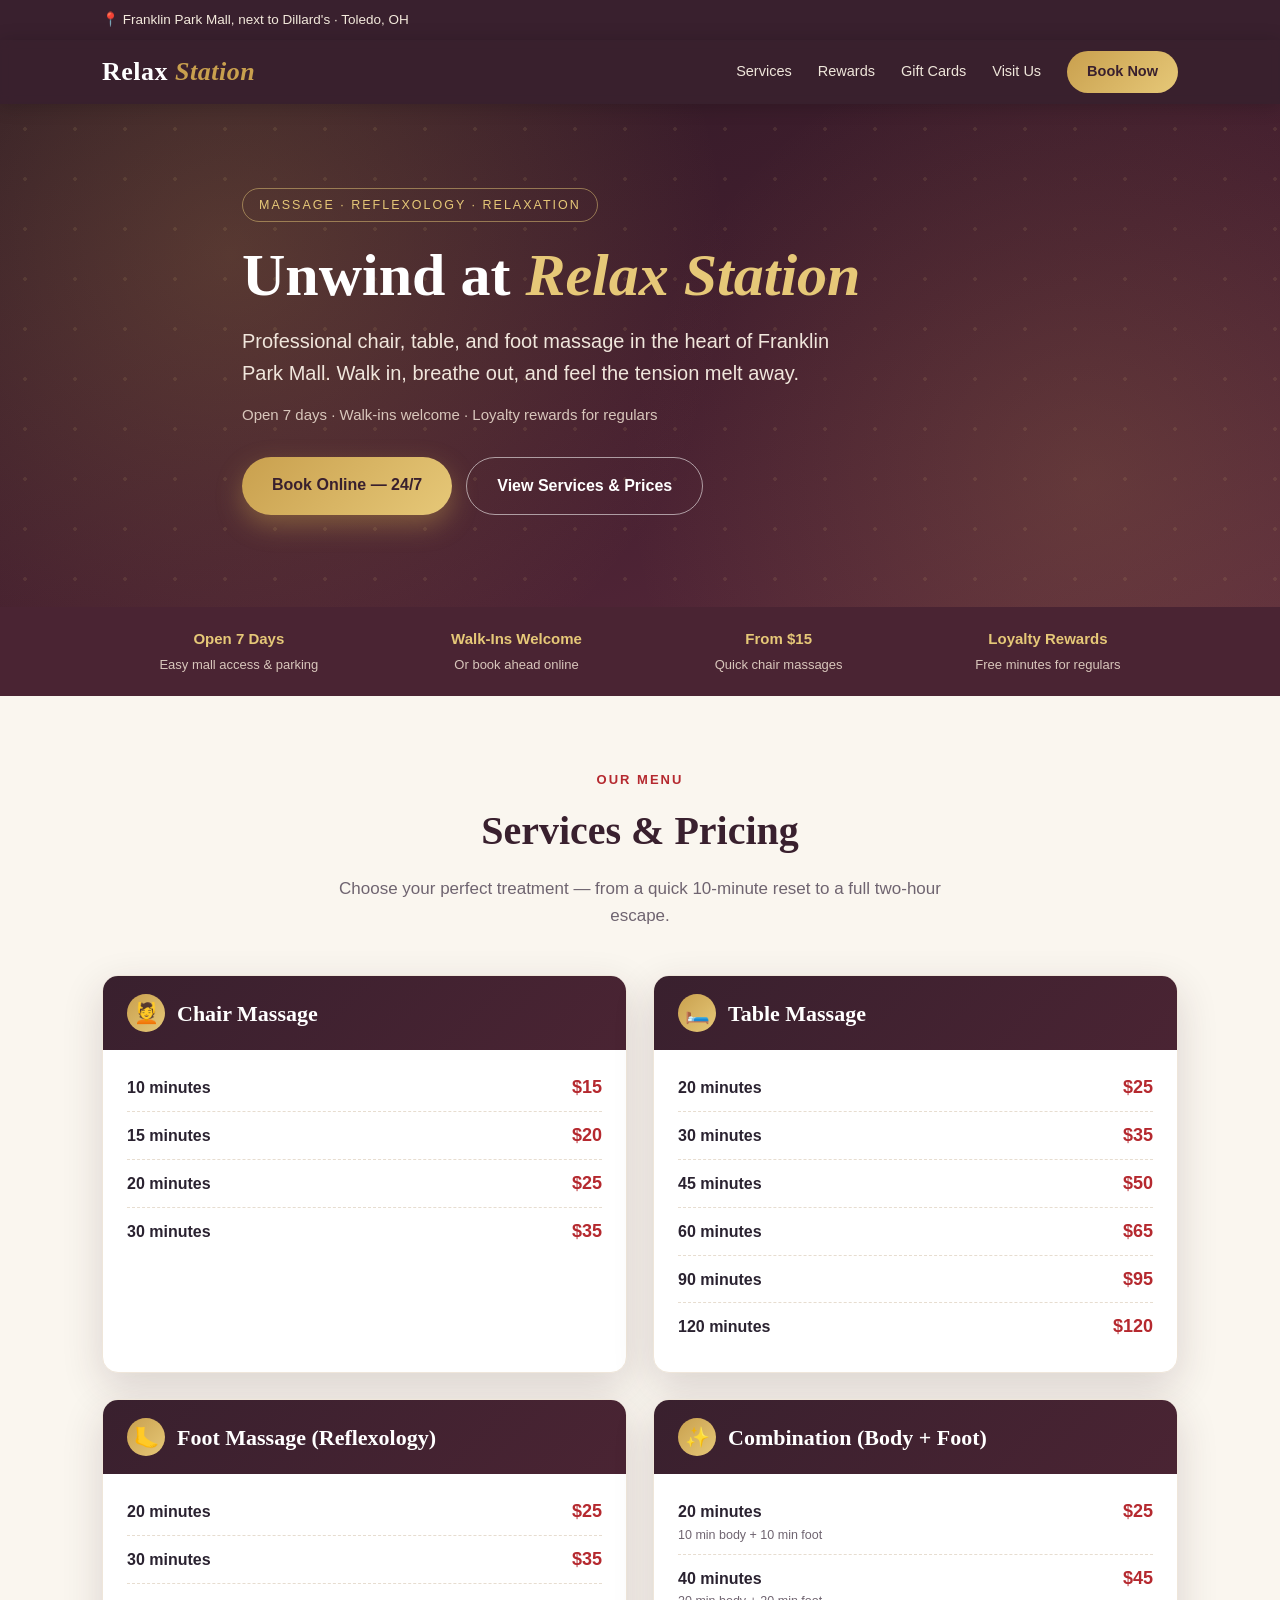
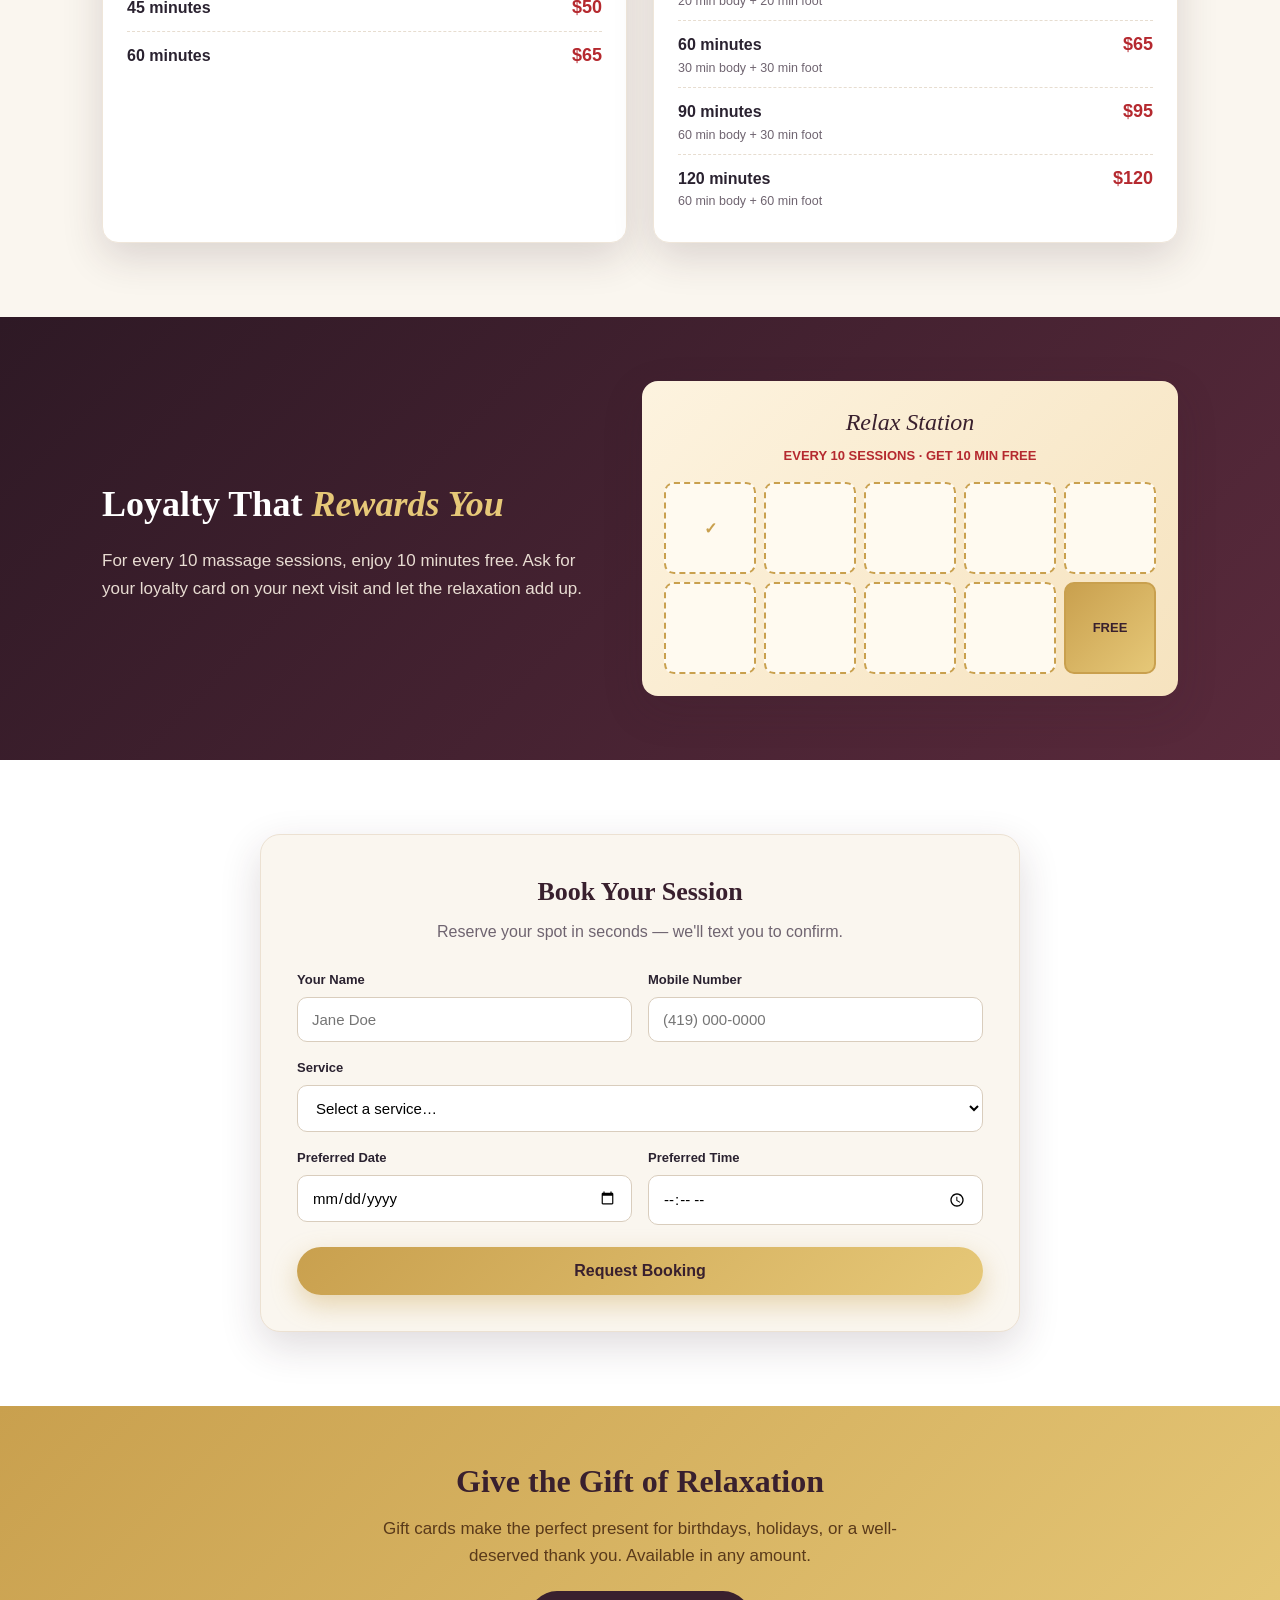
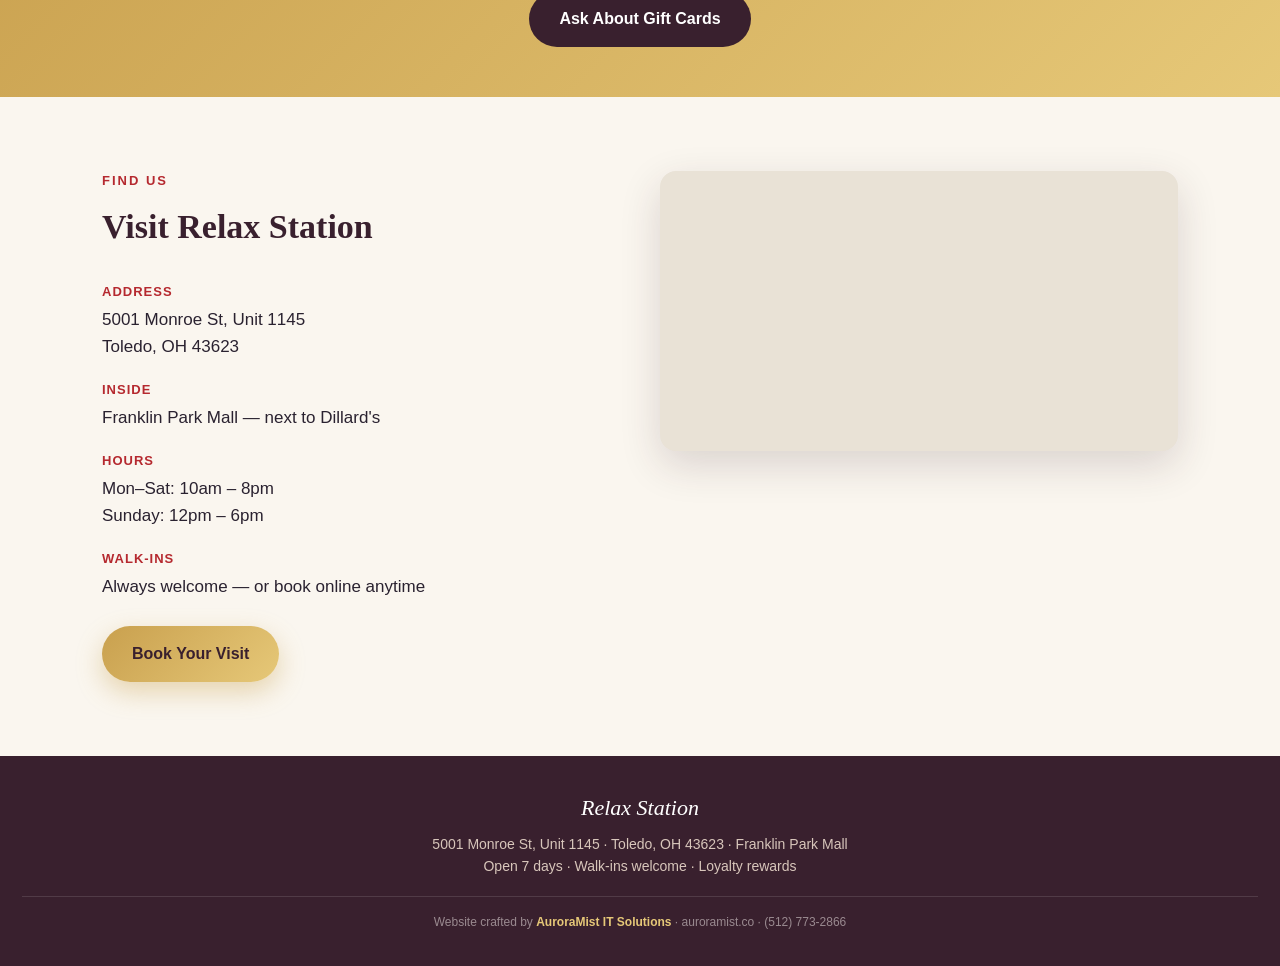
<file: demo/RelaxStation/index.html>
<!DOCTYPE html>
<html lang="en">
<head>
<meta charset="utf-8">
<meta name="viewport" content="width=device-width, initial-scale=1">
<meta name="theme-color" content="#39202e">
<meta name="theme-color" content="#39202e" media="(prefers-color-scheme: light)">
<meta name="theme-color" content="#39202e" media="(prefers-color-scheme: dark)">
<title>Relax Station | Massage & Reflexology — Toledo, OH</title>
<meta name="description" content="Relax Station offers professional chair, table, foot reflexology, and combination massage inside Franklin Park Mall, Toledo OH. Walk-ins welcome, open 7 days. Book online 24/7.">
<meta name="keywords" content="massage Toledo, reflexology Toledo, foot massage, chair massage, Franklin Park Mall massage, walk-in massage Toledo OH">
<link rel="canonical" href="https://www.relaxstationtoledo.com/">
<!-- Open Graph / social sharing -->
<meta property="og:type" content="business.business">
<meta property="og:title" content="Relax Station | Massage & Reflexology — Toledo, OH">
<meta property="og:description" content="Professional massage & reflexology in Franklin Park Mall, Toledo. Walk-ins welcome, open 7 days. Book online 24/7.">
<meta property="og:url" content="https://www.relaxstationtoledo.com/">
<meta name="twitter:card" content="summary_large_image">
<!-- Local Business structured data (helps Google show hours, address, prices) -->
<script type="application/ld+json">
{
  "@context": "https://schema.org",
  "@type": ["LocalBusiness","HealthAndBeautyBusiness"],
  "name": "Relax Station",
  "description": "Professional chair, table, foot reflexology, and combination massage in Toledo, OH.",
  "url": "https://www.relaxstationtoledo.com/",
  "telephone": "",
  "priceRange": "$15-$120",
  "image": "https://www.relaxstationtoledo.com/og-image.jpg",
  "address": {
    "@type": "PostalAddress",
    "streetAddress": "5001 Monroe St, Unit 1145",
    "addressLocality": "Toledo",
    "addressRegion": "OH",
    "postalCode": "43623",
    "addressCountry": "US"
  },
  "geo": { "@type": "GeoCoordinates", "latitude": 41.6797, "longitude": -83.6360 },
  "openingHoursSpecification": [
    { "@type": "OpeningHoursSpecification", "dayOfWeek": ["Monday","Tuesday","Wednesday","Thursday","Friday","Saturday"], "opens": "10:00", "closes": "20:00" },
    { "@type": "OpeningHoursSpecification", "dayOfWeek": "Sunday", "opens": "12:00", "closes": "18:00" }
  ]
}
</script>
<style>
  :root{
    --plum:#39202e; --plum2:#4a2433; --gold:#c9a04e; --gold2:#e6c878;
    --crimson:#b5292f; --cream:#faf6ef; --ink:#2a2230; --muted:#6f6470;
    --shadow:0 14px 40px rgba(57,32,46,.16);
  }
  *{margin:0;padding:0;box-sizing:border-box}
  html{scroll-behavior:smooth;background:var(--plum)}
  body{font-family:'Helvetica Neue',Arial,sans-serif;color:var(--ink);background:var(--plum);line-height:1.6;font-size:16px}
  h1,h2,h3,.serif{font-family:'Palatino Linotype','Book Antiqua',Georgia,serif}
  a{color:inherit;text-decoration:none}
  .wrap{max-width:1120px;margin:0 auto;padding:0 22px}
  .gold-text{color:var(--gold)}

  /* Top bar */
  .topbar{background:var(--plum);color:#f3e9dc;font-size:13.5px}
  .topbar .wrap{display:flex;justify-content:space-between;align-items:center;height:40px;flex-wrap:wrap}
  .topbar a.tb-cta{background:linear-gradient(135deg,var(--gold),var(--gold2));color:var(--plum);font-weight:700;padding:5px 14px;border-radius:20px;font-size:12.5px}

  /* Nav */
  nav{position:sticky;top:0;z-index:50;background:rgba(57,32,46,.97);backdrop-filter:blur(6px);box-shadow:0 2px 18px rgba(0,0,0,.18)}
  nav .wrap{display:flex;align-items:center;justify-content:space-between;height:64px}
  .logo{font-family:'Palatino Linotype','Book Antiqua',Georgia,serif;font-size:26px;font-weight:700;color:#fff;letter-spacing:.5px}
  .logo .gold-text{font-style:italic}
  .navlinks{display:flex;gap:26px;align-items:center}
  .navlinks a{color:#efe6da;font-size:14.5px;font-weight:500;transition:color .2s}
  .navlinks a:hover{color:var(--gold2)}
  .navlinks a.book{background:linear-gradient(135deg,var(--gold),var(--gold2));color:var(--plum);font-weight:700;padding:9px 20px;border-radius:24px}
  .burger{display:none;background:none;border:0;color:#fff;font-size:26px;cursor:pointer}
  .navclose{display:none;background:none;border:0;color:#fff;font-size:28px;cursor:pointer;line-height:1}

  /* Hero */
  .hero{position:relative;background:
      radial-gradient(circle at 18% 30%,rgba(201,160,78,.22),transparent 45%),
      radial-gradient(circle at 85% 75%,rgba(201,160,78,.16),transparent 40%),
      linear-gradient(160deg,#2e1925 0%,#451f30 55%,#5a2a3c 100%);
      color:#fff;overflow:hidden}
  .hero:before{content:"";position:absolute;inset:0;opacity:.10;
      background-image:radial-gradient(circle at 25px 25px,#e6c878 2px,transparent 0);background-size:50px 50px}
  .hero .wrap{position:relative;padding:84px 22px 92px;max-width:840px}
  .eyebrow{display:inline-block;border:1px solid rgba(230,200,120,.5);color:var(--gold2);
      padding:6px 16px;border-radius:30px;font-size:12.5px;letter-spacing:2px;text-transform:uppercase;margin-bottom:22px}
  .hero h1{font-size:60px;line-height:1.05;margin-bottom:18px;font-weight:700}
  .hero h1 em{color:var(--gold2);font-style:italic}
  .hero p.lede{font-size:20px;color:#f0e6dc;max-width:620px;margin-bottom:14px}
  .hero .loc{font-size:15px;color:#d8c6bb;margin-bottom:30px}
  .btns{display:flex;gap:14px;flex-wrap:wrap}
  .btn{display:inline-block;padding:15px 30px;border-radius:30px;font-weight:700;font-size:16px;cursor:pointer;border:0;transition:transform .15s,box-shadow .2s}
  .btn:hover{transform:translateY(-2px)}
  .btn-gold{background:linear-gradient(135deg,var(--gold),var(--gold2));color:var(--plum);box-shadow:0 10px 26px rgba(201,160,78,.4)}
  .btn-ghost{background:transparent;color:#fff;border:1.5px solid rgba(255,255,255,.55)}

  /* trust strip */
  .trust{background:var(--plum2);color:#f0e6dc}
  .trust .wrap{display:flex;justify-content:space-around;gap:18px;padding:20px 22px;flex-wrap:wrap;text-align:center}
  .trust b{color:var(--gold2);display:block;font-size:15px}
  .trust span{font-size:13px;color:#d8c6bb}

  /* sections */
  section.pad{padding:74px 0;background:var(--cream)}
  .shead{text-align:center;max-width:640px;margin:0 auto 46px}
  .shead .kick{color:var(--crimson);font-weight:700;letter-spacing:2px;text-transform:uppercase;font-size:13px}
  .shead h2{font-size:40px;margin:8px 0 12px;color:var(--plum)}
  .shead p{color:var(--muted);font-size:17px}

  /* services */
  .menu-grid{display:grid;grid-template-columns:repeat(2,1fr);gap:26px}
  .mcard{background:#fff;border-radius:16px;box-shadow:var(--shadow);overflow:hidden;border:1px solid #efe6da}
  .mcard .mhead{background:linear-gradient(135deg,var(--plum),var(--plum2));color:#fff;padding:18px 24px;display:flex;align-items:center;gap:12px}
  .mcard .mhead .ic{width:38px;height:38px;border-radius:50%;background:linear-gradient(135deg,var(--gold),var(--gold2));display:flex;align-items:center;justify-content:center;font-size:20px}
  .mcard .mhead h3{font-size:22px}
  .mcard .mbody{padding:14px 24px 22px}
  .row{display:flex;justify-content:space-between;align-items:baseline;padding:9px 0;border-bottom:1px dashed #e7ddd0}
  .row:last-child{border-bottom:0}
  .row .lab{font-weight:600;color:var(--ink)}
  .row .lab small{display:block;font-weight:400;color:var(--muted);font-size:12.5px}
  .row .pr{font-weight:700;color:var(--crimson);font-size:18px;white-space:nowrap;padding-left:14px}

  /* loyalty */
  .loyalty{background:linear-gradient(135deg,#2e1925,#5a2a3c);color:#fff}
  .loyalty .wrap{display:flex;align-items:center;gap:48px;padding:64px 22px;flex-wrap:wrap}
  .loyalty .lc{flex:1;min-width:280px}
  .loyalty h2{font-size:36px;margin-bottom:14px}
  .loyalty h2 em{color:var(--gold2);font-style:italic}
  .loyalty p{color:#e8dcd2;font-size:17px}
  .stampcard{flex:1;min-width:300px;background:linear-gradient(135deg,#fdf3df,#f6e3bf);border-radius:16px;padding:22px;box-shadow:var(--shadow)}
  .stampcard .st-t{font-family:Georgia,serif;font-style:italic;font-size:24px;color:var(--plum);text-align:center;margin-bottom:4px}
  .stampcard .st-s{text-align:center;color:var(--crimson);font-weight:700;font-size:13px;margin-bottom:16px}
  .stamps{display:grid;grid-template-columns:repeat(5,1fr);gap:8px}
  .stamp{aspect-ratio:1;border:2px dashed #c9a04e;border-radius:10px;display:flex;align-items:center;justify-content:center;color:#c9a04e;font-weight:700;background:#fffaf0}
  .stamp.free{background:linear-gradient(135deg,var(--gold),var(--gold2));border-style:solid;color:var(--plum);font-size:13px}

  /* booking */
  section.booking{background:#fff}
  .bk{max-width:760px;margin:0 auto;background:var(--cream);border:1px solid #ece1d2;border-radius:20px;box-shadow:var(--shadow);padding:36px}
  .bk h3{font-size:26px;color:var(--plum);text-align:center;margin-bottom:6px}
  .bk .bsub{text-align:center;color:var(--muted);margin-bottom:26px}
  .frm{display:grid;grid-template-columns:1fr 1fr;gap:16px}
  .frm label{font-size:13px;font-weight:600;color:var(--ink);display:block;margin-bottom:6px}
  .frm .full{grid-column:1/-1}
  .frm input,.frm select{width:100%;padding:13px 14px;border:1px solid #d9cdbd;border-radius:10px;font-size:15px;background:#fff;font-family:inherit}
  .frm input:focus,.frm select:focus{outline:2px solid var(--gold)}
  .bk .btn{width:100%;margin-top:6px}
  .bk-ok{display:none;text-align:center;padding:26px;background:#eaf7ec;border:1px solid #b7e0bd;border-radius:14px;color:#1d6b2c;font-size:17px;font-weight:600}

  /* gift */
  .gift{background:linear-gradient(135deg,var(--gold),var(--gold2));color:var(--plum);text-align:center}
  .gift .wrap{padding:50px 22px}
  .gift h2{font-size:32px;margin-bottom:8px}
  .gift p{font-size:17px;max-width:560px;margin:0 auto 22px;color:#5a3a1a}
  .gift .btn{background:var(--plum);color:#fff}

  /* location */
  .loc-sec .wrap{display:flex;gap:40px;flex-wrap:wrap;align-items:flex-start}
  .loc-sec .info{flex:1;min-width:280px}
  .loc-sec .info .item{margin-bottom:20px}
  .loc-sec .info .item b{color:var(--crimson);display:block;font-size:13px;text-transform:uppercase;letter-spacing:1px;margin-bottom:3px}
  .loc-sec .info .item span{font-size:17px}
  .mapbox{flex:1;min-width:280px;height:280px;border-radius:16px;overflow:hidden;box-shadow:var(--shadow);background:#e9e2d6;
      display:flex;align-items:center;justify-content:center;text-align:center;color:var(--muted);position:relative}
  .mapbox iframe{width:100%;height:100%;border:0}

  /* footer */
  footer{background:var(--plum);color:#d8c6bb;text-align:center;padding:34px 22px calc(34px + env(safe-area-inset-bottom));font-size:14px}
  footer .fl{font-size:22px;color:#fff;font-family:Georgia,serif;font-style:italic;margin-bottom:8px}
  footer .credit{margin-top:18px;font-size:12px;color:#9a8a90;border-top:1px solid rgba(255,255,255,.12);padding-top:16px}
  footer .credit b{color:var(--gold2)}

  /* mobile nav backdrop */
  .navoverlay{display:none;position:fixed;inset:0;background:rgba(20,10,16,.55);z-index:45}
  .navoverlay.open{display:block}

  @media(max-width:760px){
    nav{backdrop-filter:none;background:var(--plum)}
    .topbar .wrap{justify-content:center}
    .topbar a.tb-cta{display:none}
    .navlinks{position:fixed;top:0;right:0;bottom:0;width:80%;max-width:310px;background:var(--plum);
        flex-direction:column;gap:0;padding:70px 26px 26px;align-items:stretch;z-index:60;
        border-left:1px solid rgba(255,255,255,.12);box-shadow:-10px 0 40px rgba(0,0,0,.45);
        transform:translateX(100%);transition:transform .28s ease;will-change:transform}
    .navlinks.open{transform:translateX(0)}
    .navlinks a{padding:16px 2px;width:100%;border-bottom:1px solid rgba(255,255,255,.08);font-size:16px}
    .navlinks a.book{text-align:center;margin:18px 0 0}
    .navclose{display:block;position:absolute;top:16px;right:20px}
    .burger{display:block}
    .hero h1{font-size:40px}
    .hero p.lede{font-size:17px}
    .menu-grid{grid-template-columns:1fr}
    .shead h2,.loyalty h2{font-size:30px}
    .frm{grid-template-columns:1fr}
  }
</style>
</head>
<body>

<!-- TOP BAR -->
<div class="topbar"><div class="wrap">
  <span>📍 Franklin Park Mall, next to Dillard's · Toledo, OH</span>
  <!-- <a class="tb-cta" href="#book">Book Your Session</a> -->
</div></div>

<!-- NAV -->
<nav><div class="wrap">
  <div class="logo">Relax <span class="gold-text">Station</span></div>
  <button class="burger" onclick="toggleNav()">☰</button>
  <div class="navlinks" id="nl">
    <button class="navclose" onclick="closeNav()" aria-label="Close menu">&times;</button>
    <a href="#services">Services</a>
    <a href="#loyalty">Rewards</a>
    <a href="#gift">Gift Cards</a>
    <a href="#visit">Visit Us</a>
    <a class="book" href="#book">Book Now</a>
  </div>
</div></nav>
<div class="navoverlay" id="ov" onclick="closeNav()"></div>

<!-- HERO -->
<header class="hero"><div class="wrap">
  <span class="eyebrow">Massage · Reflexology · Relaxation</span>
  <h1>Unwind at <em>Relax Station</em></h1>
  <p class="lede">Professional chair, table, and foot massage in the heart of Franklin Park Mall. Walk in, breathe out, and feel the tension melt away.</p>
  <p class="loc">Open 7 days · Walk-ins welcome · Loyalty rewards for regulars</p>
  <div class="btns">
    <a class="btn btn-gold" href="#book">Book Online — 24/7</a>
    <a class="btn btn-ghost" href="#services">View Services & Prices</a>
  </div>
</div></header>

<!-- TRUST -->
<div class="trust"><div class="wrap">
  <div><b>Open 7 Days</b><span>Easy mall access &amp; parking</span></div>
  <div><b>Walk-Ins Welcome</b><span>Or book ahead online</span></div>
  <div><b>From $15</b><span>Quick chair massages</span></div>
  <div><b>Loyalty Rewards</b><span>Free minutes for regulars</span></div>
</div></div>

<!-- SERVICES -->
<section class="pad" id="services"><div class="wrap">
  <div class="shead">
    <div class="kick">Our Menu</div>
    <h2>Services & Pricing</h2>
    <p>Choose your perfect treatment — from a quick 10-minute reset to a full two-hour escape.</p>
  </div>
  <div class="menu-grid">

    <div class="mcard">
      <div class="mhead"><div class="ic">💆</div><h3>Chair Massage</h3></div>
      <div class="mbody">
        <div class="row"><div class="lab">10 minutes</div><div class="pr">$15</div></div>
        <div class="row"><div class="lab">15 minutes</div><div class="pr">$20</div></div>
        <div class="row"><div class="lab">20 minutes</div><div class="pr">$25</div></div>
        <div class="row"><div class="lab">30 minutes</div><div class="pr">$35</div></div>
      </div>
    </div>

    <div class="mcard">
      <div class="mhead"><div class="ic">🛏️</div><h3>Table Massage</h3></div>
      <div class="mbody">
        <div class="row"><div class="lab">20 minutes</div><div class="pr">$25</div></div>
        <div class="row"><div class="lab">30 minutes</div><div class="pr">$35</div></div>
        <div class="row"><div class="lab">45 minutes</div><div class="pr">$50</div></div>
        <div class="row"><div class="lab">60 minutes</div><div class="pr">$65</div></div>
        <div class="row"><div class="lab">90 minutes</div><div class="pr">$95</div></div>
        <div class="row"><div class="lab">120 minutes</div><div class="pr">$120</div></div>
      </div>
    </div>

    <div class="mcard">
      <div class="mhead"><div class="ic">🦶</div><h3>Foot Massage (Reflexology)</h3></div>
      <div class="mbody">
        <div class="row"><div class="lab">20 minutes</div><div class="pr">$25</div></div>
        <div class="row"><div class="lab">30 minutes</div><div class="pr">$35</div></div>
        <div class="row"><div class="lab">45 minutes</div><div class="pr">$50</div></div>
        <div class="row"><div class="lab">60 minutes</div><div class="pr">$65</div></div>
      </div>
    </div>

    <div class="mcard">
      <div class="mhead"><div class="ic">✨</div><h3>Combination (Body + Foot)</h3></div>
      <div class="mbody">
        <div class="row"><div class="lab">20 minutes<small>10 min body + 10 min foot</small></div><div class="pr">$25</div></div>
        <div class="row"><div class="lab">40 minutes<small>20 min body + 20 min foot</small></div><div class="pr">$45</div></div>
        <div class="row"><div class="lab">60 minutes<small>30 min body + 30 min foot</small></div><div class="pr">$65</div></div>
        <div class="row"><div class="lab">90 minutes<small>60 min body + 30 min foot</small></div><div class="pr">$95</div></div>
        <div class="row"><div class="lab">120 minutes<small>60 min body + 60 min foot</small></div><div class="pr">$120</div></div>
      </div>
    </div>

  </div>
</div></section>

<!-- LOYALTY -->
<section class="loyalty" id="loyalty"><div class="wrap">
  <div class="lc">
    <h2>Loyalty That <em>Rewards You</em></h2>
    <p>For every 10 massage sessions, enjoy 10 minutes free. Ask for your loyalty card on your next visit and let the relaxation add up.</p>
  </div>
  <div class="stampcard">
    <div class="st-t">Relax Station</div>
    <div class="st-s">EVERY 10 SESSIONS · GET 10 MIN FREE</div>
    <div class="stamps">
      <div class="stamp">✓</div><div class="stamp"></div><div class="stamp"></div><div class="stamp"></div><div class="stamp"></div>
      <div class="stamp"></div><div class="stamp"></div><div class="stamp"></div><div class="stamp"></div><div class="stamp free">FREE</div>
    </div>
  </div>
</div></section>

<!-- BOOKING -->
<section class="pad booking" id="book"><div class="wrap">
  <div class="bk">
    <h3>Book Your Session</h3>
    <p class="bsub">Reserve your spot in seconds — we'll text you to confirm.</p>
    <form class="frm" id="bform" onsubmit="return submitBooking(event)">
      <div><label>Your Name</label><input required name="name" placeholder="Jane Doe"></div>
      <div><label>Mobile Number</label><input required name="phone" type="tel" placeholder="(419) 000-0000"></div>
      <div class="full"><label>Service</label>
        <select required name="service">
          <option value="" disabled selected>Select a service…</option>
          <optgroup label="Chair Massage">
            <option>Chair — 10 min ($15)</option><option>Chair — 15 min ($20)</option>
            <option>Chair — 20 min ($25)</option><option>Chair — 30 min ($35)</option>
          </optgroup>
          <optgroup label="Table Massage">
            <option>Table — 20 min ($25)</option><option>Table — 30 min ($35)</option>
            <option>Table — 45 min ($50)</option><option>Table — 60 min ($65)</option>
            <option>Table — 90 min ($95)</option><option>Table — 120 min ($120)</option>
          </optgroup>
          <optgroup label="Foot Massage (Reflexology)">
            <option>Foot — 20 min ($25)</option><option>Foot — 30 min ($35)</option>
            <option>Foot — 45 min ($50)</option><option>Foot — 60 min ($65)</option>
          </optgroup>
          <optgroup label="Combination (Body + Foot)">
            <option>Combo — 20 min ($25)</option><option>Combo — 40 min ($45)</option>
            <option>Combo — 60 min ($65)</option><option>Combo — 90 min ($95)</option>
            <option>Combo — 120 min ($120)</option>
          </optgroup>
        </select>
      </div>
      <div><label>Preferred Date</label><input required name="date" type="date"></div>
      <div><label>Preferred Time</label><input required name="time" type="time"></div>
      <button class="btn btn-gold full" type="submit">Request Booking</button>
    </form>
    <div class="bk-ok" id="bok"></div>
  </div>
</div></section>

<!-- GIFT -->
<section class="gift" id="gift"><div class="wrap">
  <h2>Give the Gift of Relaxation</h2>
  <p>Gift cards make the perfect present for birthdays, holidays, or a well-deserved thank you. Available in any amount.</p>
  <a class="btn" href="#book">Ask About Gift Cards</a>
</div></section>

<!-- LOCATION -->
<section class="pad loc-sec" id="visit"><div class="wrap">
  <div class="info">
    <div class="shead" style="text-align:left;margin:0 0 28px">
      <div class="kick">Find Us</div>
      <h2 style="font-size:34px">Visit Relax Station</h2>
    </div>
    <div class="item"><b>Address</b><span>5001 Monroe St, Unit 1145<br>Toledo, OH 43623</span></div>
    <div class="item"><b>Inside</b><span>Franklin Park Mall — next to Dillard's</span></div>
    <div class="item"><b>Hours</b><span>Mon–Sat: 10am – 8pm<br>Sunday: 12pm – 6pm</span></div>
    <div class="item"><b>Walk-ins</b><span>Always welcome — or book online anytime</span></div>
    <a class="btn btn-gold" href="#book" style="margin-top:6px">Book Your Visit</a>
  </div>
  <div class="mapbox">
    <iframe loading="lazy" src="https://www.google.com/maps?q=5001+Monroe+St+Toledo+OH+43623&output=embed" title="Relax Station location"></iframe>
  </div>
</div></section>

<!-- FOOTER -->
<footer>
  <div class="fl">Relax Station</div>
  <div>5001 Monroe St, Unit 1145 · Toledo, OH 43623 · Franklin Park Mall</div>
  <div>Open 7 days · Walk-ins welcome · Loyalty rewards</div>
  <div class="credit">Website crafted by <b>AuroraMist IT Solutions</b> · auroramist.co · (512) 773-2866</div>
</footer>

<script>
  // mobile drawer
  function toggleNav(){
    document.getElementById('nl').classList.toggle('open');
    document.getElementById('ov').classList.toggle('open');
  }
  function closeNav(){
    document.getElementById('nl').classList.remove('open');
    document.getElementById('ov').classList.remove('open');
  }
  document.querySelectorAll('#nl a').forEach(function(a){
    a.addEventListener('click',closeNav);
  });
  // booking demo (in-memory, no storage)
  function submitBooking(e){
    e.preventDefault();
    var f=e.target, d=new FormData(f);
    var ok=document.getElementById('bok');
    ok.innerHTML='✅ Thank you, '+d.get('name')+'! Your request for <b>'+d.get('service')+
      '</b> on '+d.get('date')+' at '+d.get('time')+' has been received. We\'ll text you shortly to confirm your appointment.';
    f.style.display='none'; ok.style.display='block';
    ok.scrollIntoView({behavior:'smooth',block:'center'});
    return false;
  }
</script>
</body>
</html>
</file>
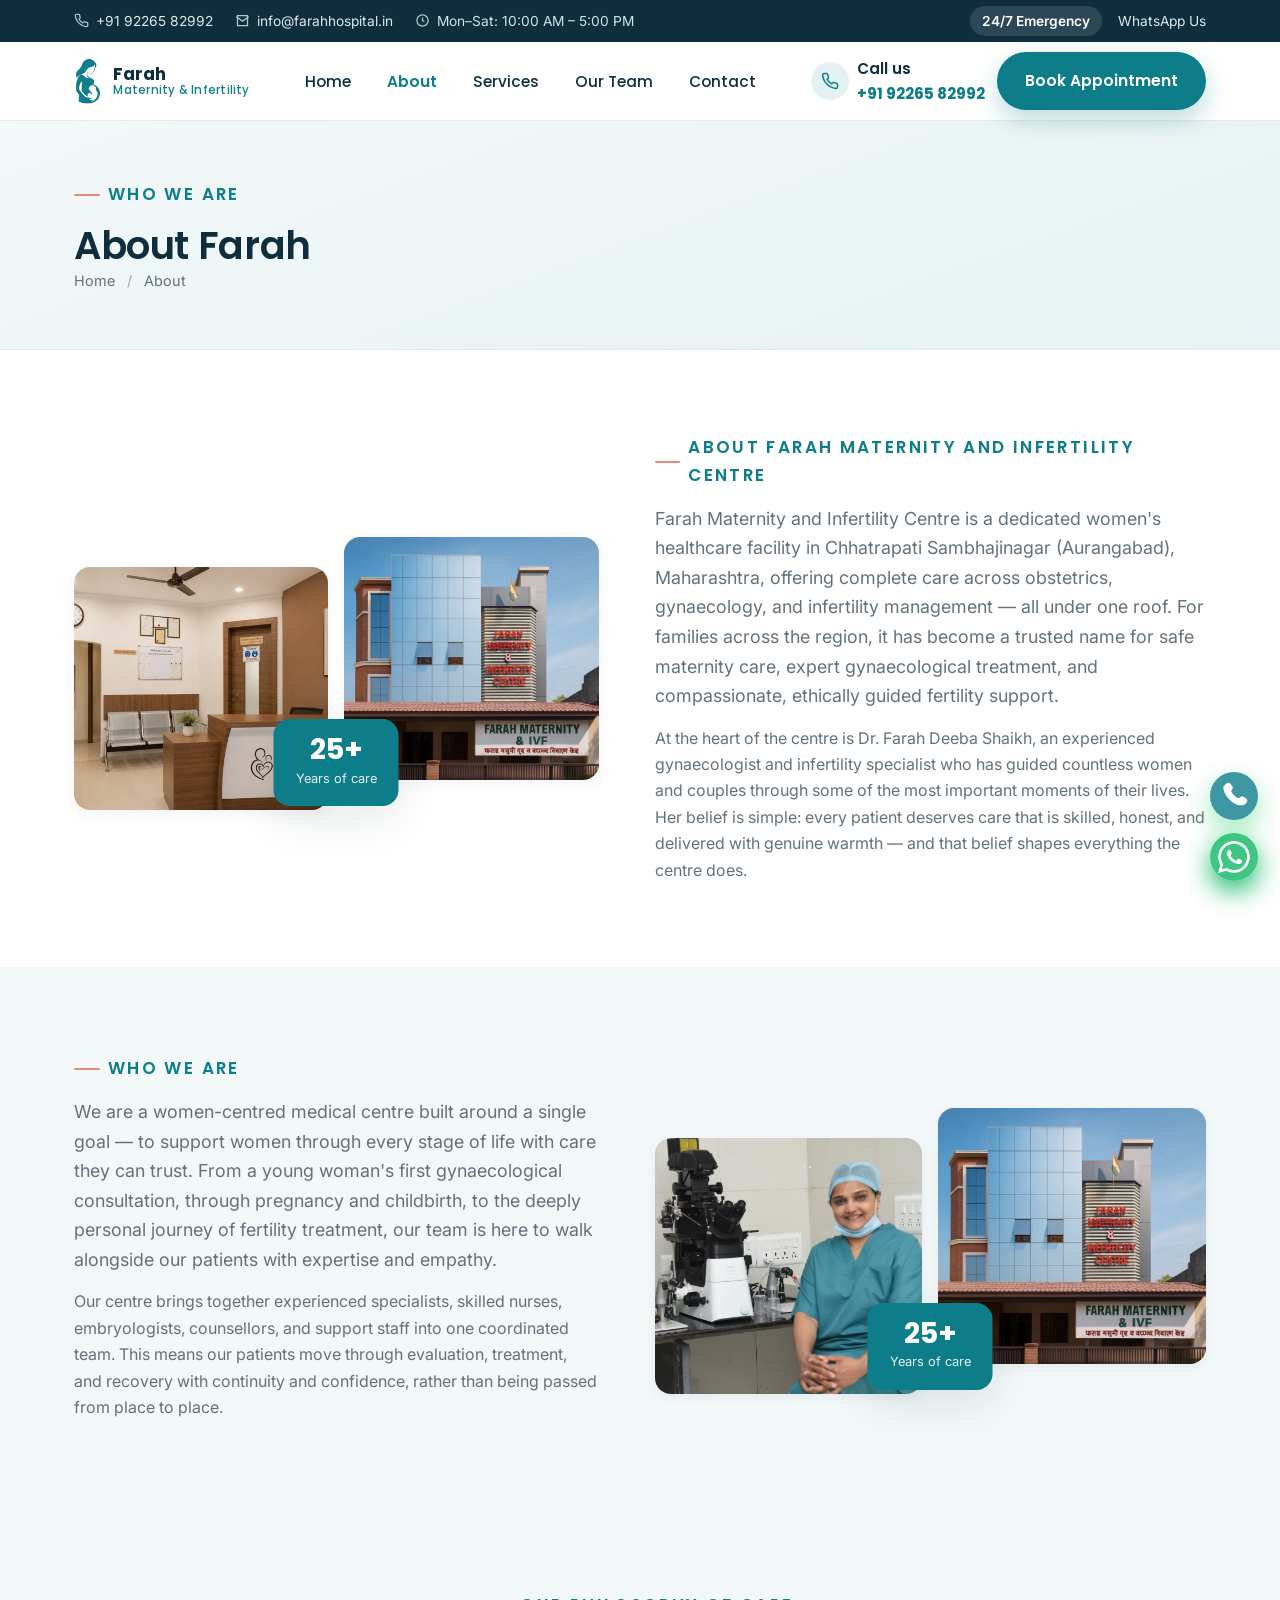
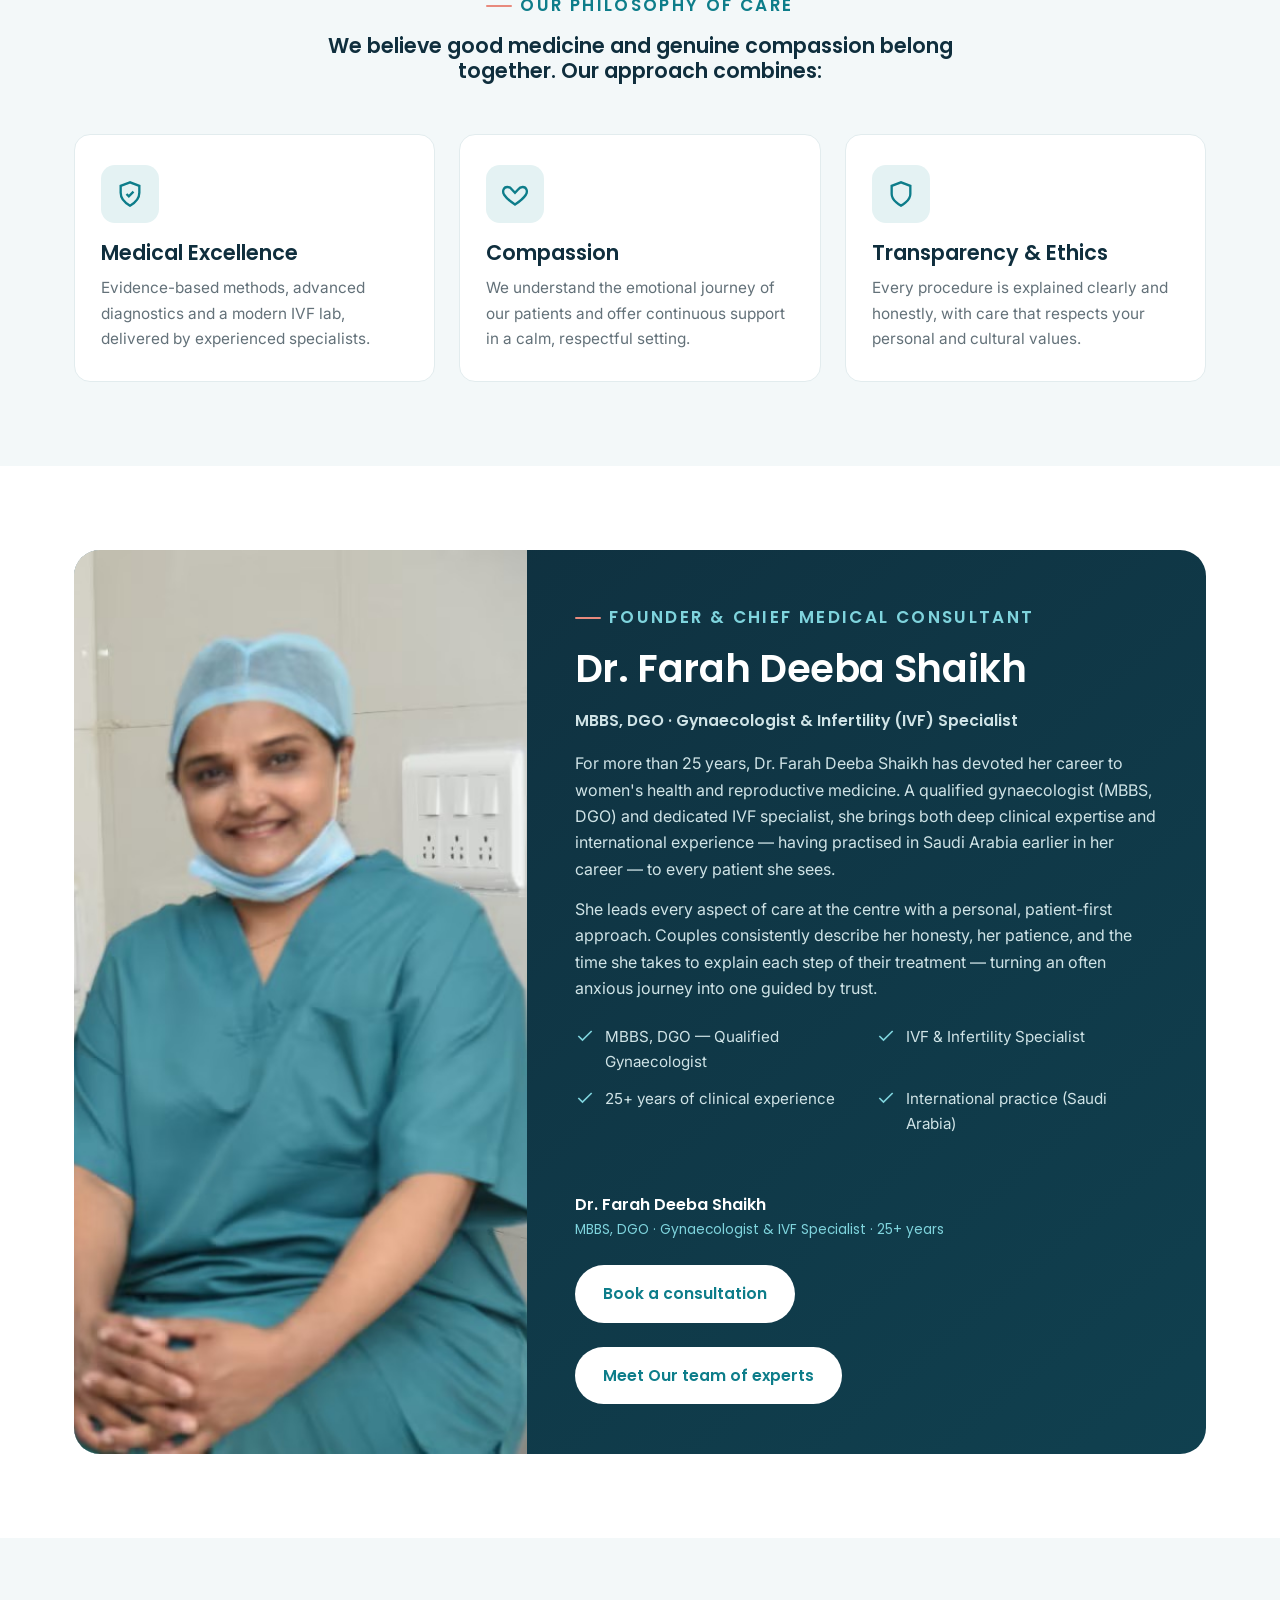
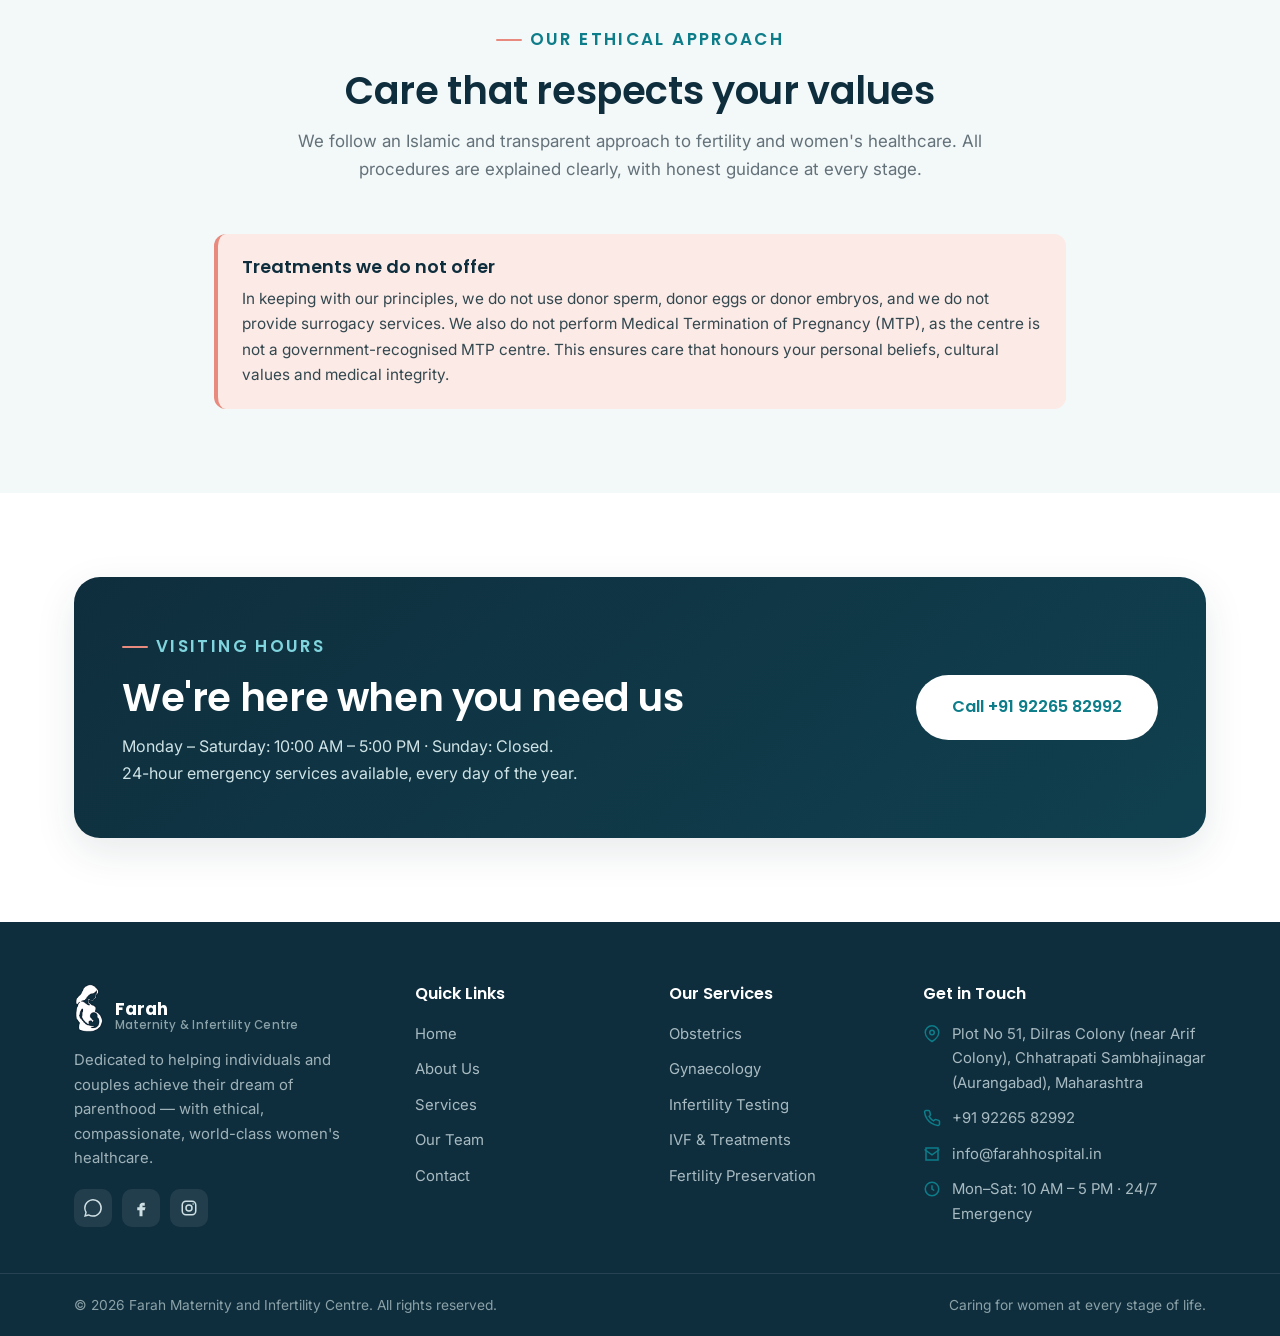
<file: demo/farahhospital/about.html>
<!DOCTYPE html>
<html lang="en">
<head>
<meta charset="UTF-8">
<meta name="viewport" content="width=device-width, initial-scale=1.0">
<meta name="robots" content="noindex">
<title>About Dr. Farah Deeba Shaikh (MBBS, DGO) | Farah Maternity & Infertility Centre</title>
<meta name="description" content="Meet Dr. Farah Deeba Shaikh, MBBS, DGO — IVF & infertility specialist with 25+ years of experience and international practice, leading ethical, compassionate women's healthcare in Aurangabad.">
<meta name="keywords" content="Dr Farah Deeba Shaikh, MBBS DGO, IVF specialist Aurangabad, infertility specialist, gynaecologist Aurangabad, ethical IVF">
<link rel="preconnect" href="https://fonts.googleapis.com">
<link rel="preconnect" href="https://fonts.gstatic.com" crossorigin>
<link href="https://fonts.googleapis.com/css2?family=Poppins:wght@400;500;600;700&family=Inter:wght@400;500;600&display=swap" rel="stylesheet">
<link rel="stylesheet" href="styles.css">
</head>
<body>

<!-- ============ TOP CONTACT BAR ============ -->
<div class="topbar">
  <div class="container">
    <div class="tb-left">
      <span class="always tb-phone">
        <svg class="tb-ico" viewBox="0 0 24 24" fill="none" stroke="currentColor" stroke-width="2"><path d="M22 16.92v3a2 2 0 0 1-2.18 2 19.79 19.79 0 0 1-8.63-3.07 19.5 19.5 0 0 1-6-6 19.79 19.79 0 0 1-3.07-8.67A2 2 0 0 1 4.11 2h3a2 2 0 0 1 2 1.72c.13.96.36 1.9.7 2.81a2 2 0 0 1-.45 2.11L8.09 9.91a16 16 0 0 0 6 6l1.27-1.27a2 2 0 0 1 2.11-.45c.91.34 1.85.57 2.81.7A2 2 0 0 1 22 16.92z"/></svg>
        <a href="tel:+919226582992">+91 92265 82992</a>
      </span>
      <span class="tb-email">
        <svg class="tb-ico" viewBox="0 0 24 24" fill="none" stroke="currentColor" stroke-width="2"><path d="M4 4h16v16H4z"/><path d="m22 6-10 7L2 6"/></svg>
        <a href="mailto:info@farahhospital.in">info@farahhospital.in</a>
      </span>
      <span class="tb-hours">
        <svg class="tb-ico" viewBox="0 0 24 24" fill="none" stroke="currentColor" stroke-width="2"><circle cx="12" cy="12" r="9"/><path d="M12 7v5l3 2"/></svg>
        Mon–Sat: 10:00 AM – 5:00 PM
      </span>
    </div>
    <div class="tb-right">
      <span class="pill">24/7 Emergency</span>
      <a href="https://wa.me/919226582992" target="_blank" rel="noopener">WhatsApp Us</a>
    </div>
  </div>
</div>

<!-- ============ HEADER ============ -->
<header class="site-header">
  <div class="container nav">
    <a href="index.html" class="brand">
      <img src="images/logo.png" alt="Farah Maternity and Infertility Centre logo">
      <span class="brand-txt">Farah<small>Maternity &amp; Infertility</small></span>
    </a>
    <ul class="nav-links">
      <li><a href="index.html">Home</a></li>
      <li><a href="about.html" class="active">About</a></li>
      <li><a href="services.html">Services</a></li>
      <li><a href="team.html">Our Team</a></li>
      <li><a href="contact.html">Contact</a></li>
    </ul>
    <div class="nav-cta">
      <a href="tel:+919226582992" class="nav-call">
        <span class="ph"><svg viewBox="0 0 24 24" fill="none" stroke="currentColor" stroke-width="2"><path d="M22 16.92v3a2 2 0 0 1-2.18 2 19.79 19.79 0 0 1-8.63-3.07 19.5 19.5 0 0 1-6-6 19.79 19.79 0 0 1-3.07-8.67A2 2 0 0 1 4.11 2h3a2 2 0 0 1 2 1.72c.13.96.36 1.9.7 2.81a2 2 0 0 1-.45 2.11L8.09 9.91a16 16 0 0 0 6 6l1.27-1.27a2 2 0 0 1 2.11-.45c.91.34 1.85.57 2.81.7A2 2 0 0 1 22 16.92z"/></svg></span>
        <span class="label">Call us<br><strong style="color:var(--teal)">+91 92265 82992</strong></span>
      </a>
      <a href="contact.html#appointment" class="btn btn-primary">Book Appointment</a>
      
      <button class="nav-toggle" aria-label="Open menu"><span></span><img src="images/hanburger.jpeg" alt="" srcset=""><span></span><span></span></button>
    </div>
  </div>
</header>
<div class="nav-overlay"></div>

<!-- ============ PAGE BANNER ============ -->
<section class="page-banner">
  <div class="container">
    <span class="eyebrow">Who We Are</span>
    <h2>About Farah</h2>
    <p class="breadcrumb"><a href="index.html">Home</a> <span class="sep">/</span> About</p>
  </div>
</section>

<!-- ============ STORY ============ -->
<section class="section">
  <div class="container about-grid">
    <div class="about-media">
      <img src="images/frontdesk.jpeg" alt="Facilities at Farah">
      <img src="images/location.jpeg" alt="Consultation at Farah">
      <div class="exp-chip"><strong>25+</strong><span>Years of care</span></div>
    </div>
    <div class="about-copy">
      <span class="eyebrow">About Farah Maternity and Infertility Centre</span>
      <p class="lead">Farah Maternity and Infertility Centre is a dedicated women's healthcare facility in Chhatrapati Sambhajinagar (Aurangabad), Maharashtra, offering complete care across obstetrics, gynaecology, and infertility management — all under one roof. For families across the region, it has become a trusted name for safe maternity care, expert gynaecological treatment, and compassionate, ethically guided fertility support.</p>
      <p style="margin-top:14px;color:var(--muted)">At the heart of the centre is Dr. Farah Deeba Shaikh, an experienced gynaecologist and infertility specialist who has guided countless women and couples through some of the most important moments of their lives. Her belief is simple: every patient deserves care that is skilled, honest, and delivered with genuine warmth — and that belief shapes everything the centre does.</p>
    </div>
  </div>
  </section>
  <section class="section soft">

  <div class="container about-grid">
    <div class="about-copy">
      <span class="eyebrow">Who We Are</span>
      <!-- <h2>About Farah Maternity and Infertility Centre</h2> -->
      <p class="lead">We are a women-centred medical centre built around a single goal — to support women through every stage of life with care they can trust. From a young woman's first gynaecological consultation, through pregnancy and childbirth, to the deeply personal journey of fertility treatment, our team is here to walk alongside our patients with expertise and empathy.</p>
      <p style="margin-top:14px;color:var(--muted)">Our centre brings together experienced specialists, skilled nurses, embryologists, counsellors, and support staff into one coordinated team. This means our patients move through evaluation, treatment, and recovery with continuity and confidence, rather than being passed from place to place.</p>
      <!-- <p style="margin-top:14px;color:var(--muted)">All care is provided under the expert guidance of Dr. Farah Deeba Shaikh, an eminent Gynaecologist and Infertility Specialist with over 25 years of experience.</p>
      <div style="margin-top:26px"><a href="contact.html#appointment" class="btn btn-primary">Book an Appointment</a></div> -->
    </div>
    <div class="about-media">
      <img src="images/dr-farah.jpg" alt="Dr. Farah Deeba Shaikh">
      <img src="images/location.jpeg" alt="Consultation at Farah">
      <div class="exp-chip"><strong>25+</strong><span>Years of care</span></div>
    </div>
  </div>
</section>

<!-- ============ MISSION / VALUES ============ -->
<section class="section soft">
  <div class="container">
    <div class="section-head center">
      <span class="eyebrow center">Our Philosophy of Care</span>
      <h3>We believe good medicine and genuine compassion belong together. Our approach combines:</h3>
    </div>
    <div class="cards">
      <div class="card">
        <span class="c-ico"><svg viewBox="0 0 24 24" fill="none" stroke="currentColor" stroke-width="2"><path d="M12 2 4 5v6c0 5 3.4 8.5 8 11 4.6-2.5 8-6 8-11V5z"/><path d="m9 12 2 2 4-4"/></svg></span>
        <h3>Medical Excellence</h3>
        <p>Evidence-based methods, advanced diagnostics and a modern IVF lab, delivered by experienced specialists.</p>
      </div>
      <div class="card">
        <span class="c-ico"><svg viewBox="0 0 24 24" fill="none" stroke="currentColor" stroke-width="2"><path d="M12 21s-6.7-4.35-9.33-8.36C.9 9.78 2.07 6 5.4 6c1.94 0 3.2 1.1 3.95 2.13L12 11l2.65-2.87C15.4 7.1 16.66 6 18.6 6c3.33 0 4.5 3.78 2.73 6.64C18.7 16.65 12 21 12 21z"/></svg></span>
        <h3>Compassion</h3>
        <p>We understand the emotional journey of our patients and offer continuous support in a calm, respectful setting.</p>
      </div>
      <div class="card">
        <span class="c-ico"><svg viewBox="0 0 24 24" fill="none" stroke="currentColor" stroke-width="2"><path d="M12 22s8-4 8-10V5l-8-3-8 3v7c0 6 8 10 8 10z"/></svg></span>
        <h3>Transparency &amp; Ethics</h3>
        <p>Every procedure is explained clearly and honestly, with care that respects your personal and cultural values.</p>
      </div>
    </div>
  </div>
</section>

<!-- ============ DOCTOR PROFILE ============ -->
<section class="section doctor-section" id="dr-farah">
  <div class="container">
    <div class="doctor">
      <div class="doctor-grid">
        <div class="doctor-photo">
          <img src="images/dr-farah.jpg" alt="Dr. Farah Deeba Shaikh, MBBS, DGO — IVF Specialist">
        </div>
        <div class="doctor-body">
          <span class="eyebrow">Founder &amp; Chief Medical Consultant</span>
          <h2>Dr. Farah Deeba Shaikh</h2>
          <p class="doc-creds-line">MBBS, DGO · Gynaecologist &amp; Infertility (IVF) Specialist</p>
          <p>For more than 25 years, Dr. Farah Deeba Shaikh has devoted her career to women's health and reproductive medicine. A qualified gynaecologist (MBBS, DGO) and dedicated IVF specialist, she brings both deep clinical expertise and international experience — having practised in Saudi Arabia earlier in her career<!-- TODO: add exact Saudi hospital name + city when the client provides it --> — to every patient she sees.</p>
          <p style="margin-top:14px">She leads every aspect of care at the centre with a personal, patient-first approach. Couples consistently describe her honesty, her patience, and the time she takes to explain each step of their treatment — turning an often anxious journey into one guided by trust.</p>
          <ul class="doc-creds">
            <li><svg viewBox="0 0 24 24" fill="none" stroke="currentColor" stroke-width="2"><path d="m20 6-11 11-5-5"/></svg> MBBS, DGO — Qualified Gynaecologist</li>
            <li><svg viewBox="0 0 24 24" fill="none" stroke="currentColor" stroke-width="2"><path d="m20 6-11 11-5-5"/></svg> IVF &amp; Infertility Specialist</li>
            <li><svg viewBox="0 0 24 24" fill="none" stroke="currentColor" stroke-width="2"><path d="m20 6-11 11-5-5"/></svg> 25+ years of clinical experience</li>
            <li><svg viewBox="0 0 24 24" fill="none" stroke="currentColor" stroke-width="2"><path d="m20 6-11 11-5-5"/></svg> International practice (Saudi Arabia)</li>
          </ul>
          <br>
          <div class="sign">Dr. Farah Deeba Shaikh<small>MBBS, DGO · Gynaecologist &amp; IVF Specialist · 25+ years</small></div>
          <div style="margin-top:24px"><a href="contact.html#appointment" class="btn btn-white">Book a consultation</a></div>
          <div style="margin-top:24px"><a href="team.html" class="btn btn-white">Meet Our team of experts</a></div>
        </div>
      </div>
    </div>
  </div>
</section>

<!-- ============ ETHICAL APPROACH ============ -->
<section class="section soft">
  <div class="container" style="max-width:900px">
    <div class="section-head center">
      <span class="eyebrow center">Our Ethical Approach</span>
      <h2>Care that respects your values</h2>
      <p>We follow an Islamic and transparent approach to fertility and women's healthcare. All procedures are explained clearly, with honest guidance at every stage.</p>
    </div>
    <div class="note-card">
      <h3>Treatments we do not offer</h3>
      <p>In keeping with our principles, we do not use donor sperm, donor eggs or donor embryos, and we do not provide surrogacy services. We also do not perform Medical Termination of Pregnancy (MTP), as the centre is not a government-recognised MTP centre. This ensures care that honours your personal beliefs, cultural values and medical integrity.</p>
    </div>
  </div>
</section>

<!-- ============ HOURS ============ -->
<section class="section">
  <div class="container">
    <div class="cta-band" style="background:linear-gradient(140deg,var(--navy),#10404f)">
      <div>
        <span class="eyebrow" style="color:#7fd4dd">Visiting Hours</span>
        <h2 style="color:#fff">We're here when you need us</h2>
        <p style="color:#cfe3e6">Monday – Saturday: 10:00 AM – 5:00 PM · Sunday: Closed.<br>24-hour emergency services available, every day of the year.</p>
      </div>
      <div class="cta-actions">
        <a href="tel:+919226582992" class="btn btn-white btn-lg">Call +91 92265 82992</a>
      </div>
    </div>
  </div>
</section>

<!-- ============ FOOTER ============ -->
<footer class="site-footer">
  <div class="container">
    <div class="foot-grid">
      <div class="foot-brand">
            <a href="index.html" class="brand">
      <img src="images/logo2.png" alt="Farah Maternity and Infertility Centre logo">
      <span class="brand-txt" style="color:#fff">Farah<small style="color:#8ba1a8">Maternity &amp; Infertility Centre</small></span>
    </a>
        <p>Dedicated to helping individuals and couples achieve their dream of parenthood — with ethical, compassionate, world-class women's healthcare.</p>
        <div class="foot-social">
          <a href="https://wa.me/919226582992" target="_blank" rel="noopener" aria-label="WhatsApp"><svg viewBox="0 0 24 24" fill="currentColor"><path d="M.06 24l1.68-6.14a11.86 11.86 0 1 1 4.42 4.36zm6.6-3.8c1.62.96 3.16 1.54 5.27 1.54a9.86 9.86 0 1 0-9.86-9.86c0 2.21.65 3.86 1.74 5.6l-.99 3.62z"/></svg></a>
          <a href="#" aria-label="Facebook"><svg viewBox="0 0 24 24" fill="currentColor"><path d="M14 9h3V5h-3c-2.2 0-4 1.8-4 4v2H7v4h3v8h4v-8h3l1-4h-4V9c0-.6.4-1 1-1z"/></svg></a>
          <a href="#" aria-label="Instagram"><svg viewBox="0 0 24 24" fill="none" stroke="currentColor" stroke-width="2"><rect x="3" y="3" width="18" height="18" rx="5"/><circle cx="12" cy="12" r="4"/><circle cx="17.5" cy="6.5" r="1" fill="currentColor" stroke="none"/></svg></a>
        </div>
      </div>
      <div class="foot-col">
        <h4>Quick Links</h4>
        <ul>
          <li><a href="index.html">Home</a></li>
          <li><a href="about.html">About Us</a></li>
          <li><a href="services.html">Services</a></li>
          <li><a href="team.html">Our Team</a></li>
          <li><a href="contact.html">Contact</a></li>
        </ul>
      </div>
      <div class="foot-col">
        <h4>Our Services</h4>
        <ul>
          <li><a href="services.html#obstetrics">Obstetrics</a></li>
          <li><a href="services.html#gynaecology">Gynaecology</a></li>
          <li><a href="services.html#testing">Infertility Testing</a></li>
          <li><a href="services.html#treatments">IVF &amp; Treatments</a></li>
          <li><a href="services.html#preservation">Fertility Preservation</a></li>
        </ul>
      </div>
      <div class="foot-col">
        <h4>Get in Touch</h4>
        <ul class="foot-contact">
          <li><svg viewBox="0 0 24 24" fill="none" stroke="currentColor" stroke-width="2"><path d="M21 10c0 7-9 12-9 12s-9-5-9-12a9 9 0 0 1 18 0z"/><circle cx="12" cy="10" r="3"/></svg> Plot No 51, Dilras Colony (near Arif Colony), Chhatrapati Sambhajinagar (Aurangabad), Maharashtra</li>
          <li><svg viewBox="0 0 24 24" fill="none" stroke="currentColor" stroke-width="2"><path d="M22 16.92v3a2 2 0 0 1-2.18 2 19.79 19.79 0 0 1-8.63-3.07 19.5 19.5 0 0 1-6-6 19.79 19.79 0 0 1-3.07-8.67A2 2 0 0 1 4.11 2h3a2 2 0 0 1 2 1.72c.13.96.36 1.9.7 2.81a2 2 0 0 1-.45 2.11L8.09 9.91a16 16 0 0 0 6 6l1.27-1.27a2 2 0 0 1 2.11-.45c.91.34 1.85.57 2.81.7A2 2 0 0 1 22 16.92z"/></svg> <a href="tel:+919226582992">+91 92265 82992</a></li>
          <li><svg viewBox="0 0 24 24" fill="none" stroke="currentColor" stroke-width="2"><path d="M4 4h16v16H4z"/><path d="m22 6-10 7L2 6"/></svg> <a href="mailto:info@farahhospital.in">info@farahhospital.in</a></li>
          <li><svg viewBox="0 0 24 24" fill="none" stroke="currentColor" stroke-width="2"><circle cx="12" cy="12" r="9"/><path d="M12 7v5l3 2"/></svg> Mon–Sat: 10 AM – 5 PM · 24/7 Emergency</li>
        </ul>
      </div>
    </div>
  </div>
  <div class="foot-bottom">
    <div class="container">
      <span>© <span id="year">2026</span> Farah Maternity and Infertility Centre. All rights reserved.</span>
      <span>Caring for women at every stage of life.</span>
    </div>
  </div>
</footer>

<a href="https://wa.me/919226582992" target="_blank" rel="noopener" class="wa-float" aria-label="Chat on Call">
  <svg viewBox="0 0 24 24" fill="currentColor"><path d="M.06 24l1.68-6.14a11.86 11.86 0 1 1 4.42 4.36zm6.6-3.8c1.62.96 3.16 1.54 5.27 1.54a9.86 9.86 0 1 0-9.86-9.86c0 2.21.65 3.86 1.74 5.6l-.99 3.62z"/><path fill="#fff" d="M9.5 7.3c-.2-.46-.42-.47-.62-.48h-.53c-.18 0-.48.07-.73.34s-.96.94-.96 2.3.99 2.66 1.12 2.85 1.93 3.09 4.78 4.21c2.37.93 2.85.75 3.37.7s1.66-.68 1.9-1.33.24-1.22.17-1.33-.26-.2-.55-.34-1.66-.82-1.92-.91-.45-.14-.64.14-.73.91-.9 1.1-.33.2-.62.07a7.86 7.86 0 0 1-2.3-1.42 8.6 8.6 0 0 1-1.6-1.98c-.17-.29 0-.44.13-.59s.29-.33.44-.5.19-.29.29-.48.05-.36-.02-.5-.64-1.58-.9-2.16z"/></svg>
</a>
<a
  href="tel:+919226582992"
  target="_blank"
  rel="noopener"
  class="wa-float2"
  aria-label="Chat on WhatsApp"
>
  <svg viewBox="0 0 24 24" fill="currentColor">
    <path
      d="M16.5562 12.9062L16.1007 13.359C16.1007 13.359 15.0181 14.4355 12.0631 11.4972C9.10812 8.55901 10.1907 7.48257 10.1907 7.48257L10.4775 7.19738C11.1841 6.49484 11.2507 5.36691 10.6342 4.54348L9.37326 2.85908C8.61028 1.83992 7.13596 1.70529 6.26145 2.57483L4.69185 4.13552C4.25823 4.56668 3.96765 5.12559 4.00289 5.74561C4.09304 7.33182 4.81071 10.7447 8.81536 14.7266C13.0621 18.9492 17.0468 19.117 18.6763 18.9651C19.1917 18.9171 19.6399 18.6546 20.0011 18.2954L21.4217 16.883C22.3806 15.9295 22.1102 14.2949 20.8833 13.628L18.9728 12.5894C18.1672 12.1515 17.1858 12.2801 16.5562 12.9062Z"
    />
  </svg>
</a>
<script src="script.js"></script>
</body>
</html>
</file>
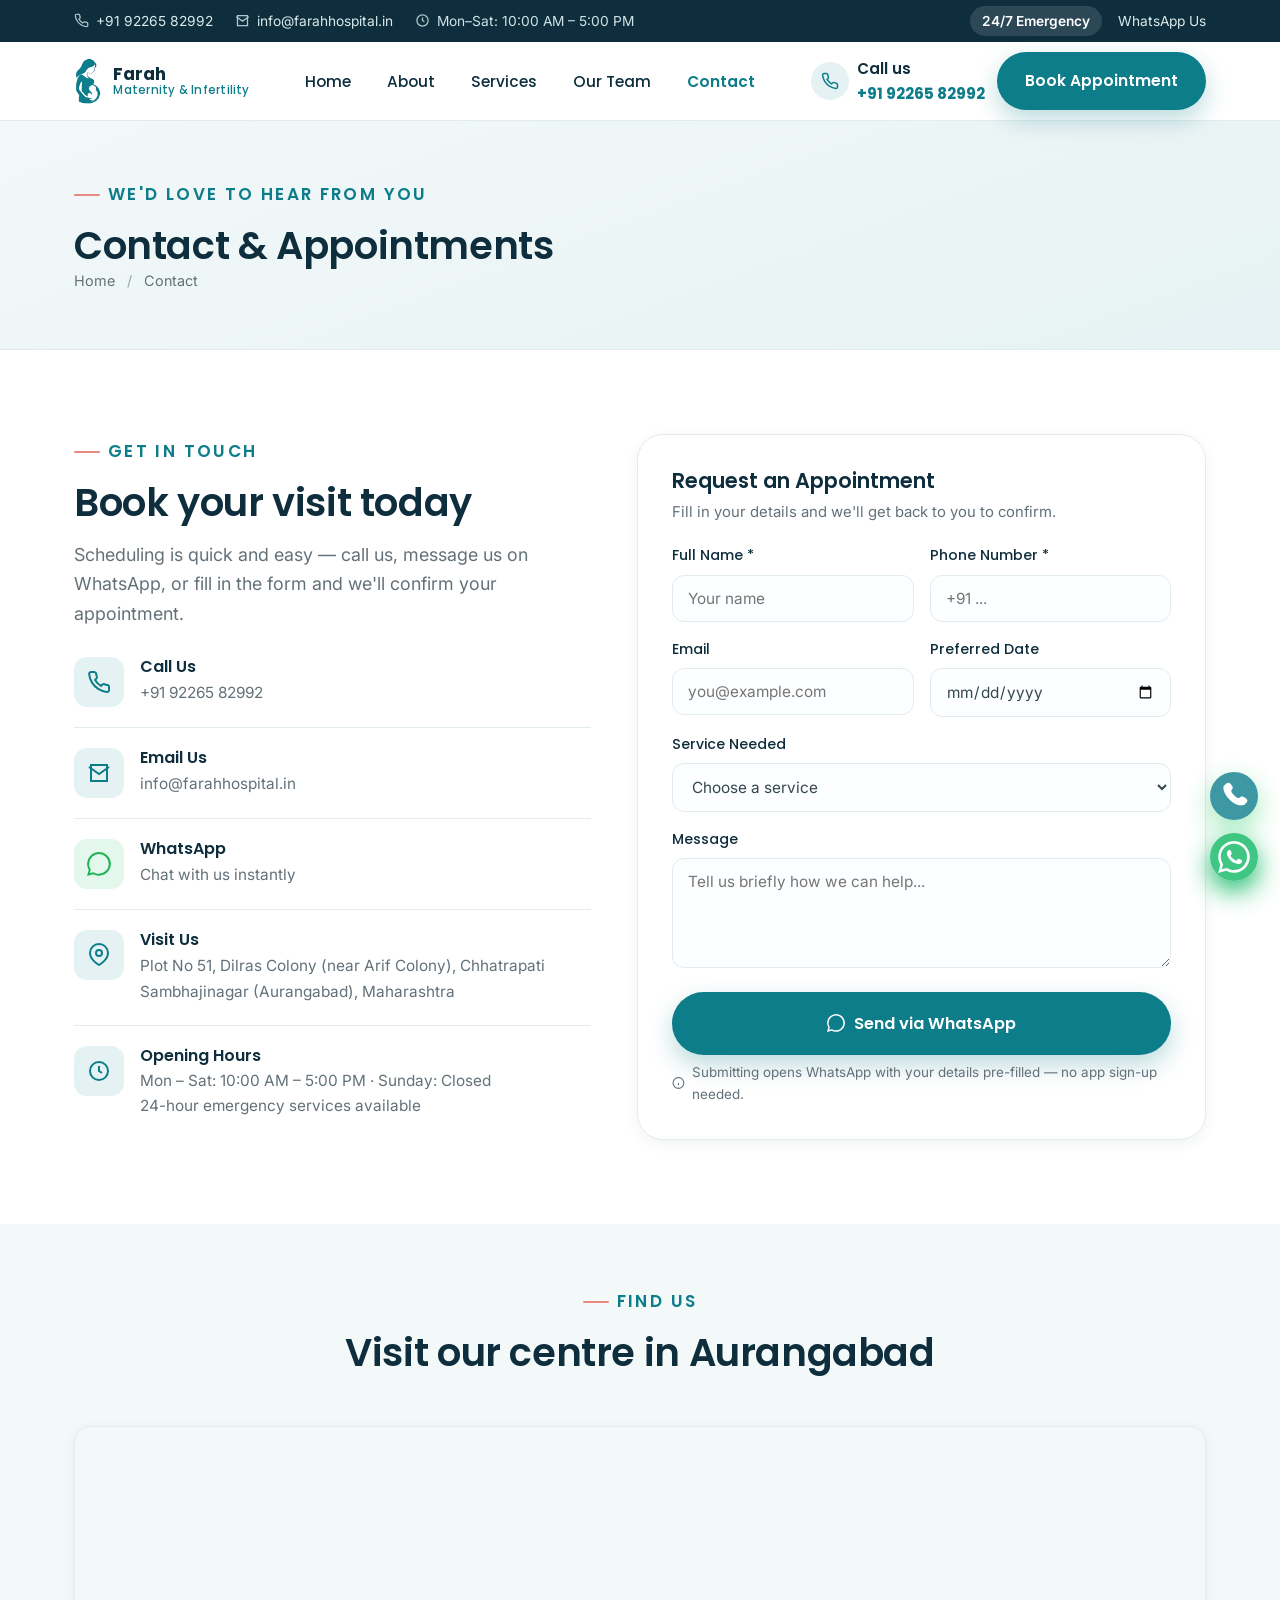
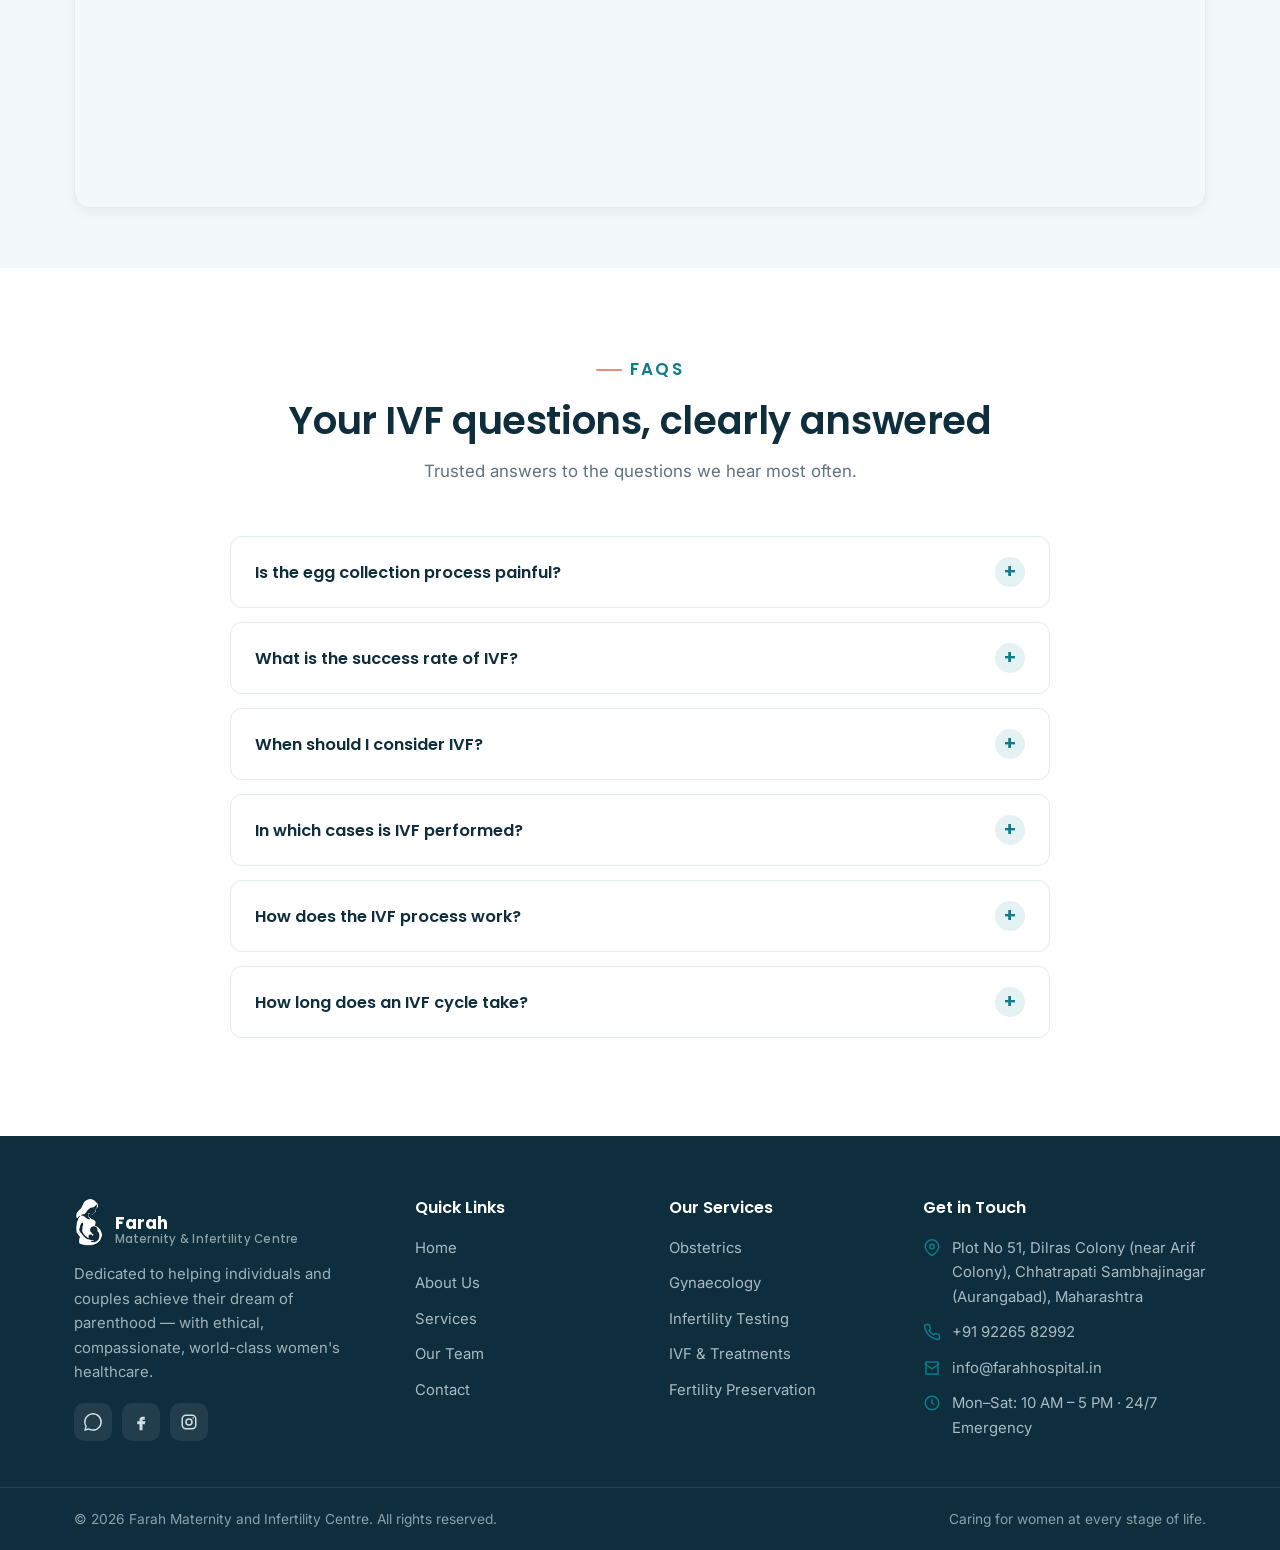
<file: demo/farahhospital/contact.html>
<!DOCTYPE html>
<html lang="en">
<head>
<meta charset="UTF-8">
<meta name="viewport" content="width=device-width, initial-scale=1.0">
<meta name="robots" content="noindex">
<title>Contact & Appointments | Farah Maternity & Infertility Centre, Aurangabad</title>
<meta name="description" content="Book an appointment at Farah Maternity and Infertility Centre, Aurangabad. Call +91 92265 82992, WhatsApp us, or use our quick appointment form. Mon–Sat 10 AM–5 PM, 24/7 emergency.">
<link rel="preconnect" href="https://fonts.googleapis.com">
<link rel="preconnect" href="https://fonts.gstatic.com" crossorigin>
<link href="https://fonts.googleapis.com/css2?family=Poppins:wght@400;500;600;700&family=Inter:wght@400;500;600&display=swap" rel="stylesheet">
<link rel="stylesheet" href="styles.css">
<style>
  #form-success{display:none;align-items:center;gap:10px;background:#e7f8ee;border:1px solid #b6e8cd;color:#1a7d4b;border-radius:12px;padding:13px 16px;margin-bottom:16px;font-size:.93rem}
  #form-success svg{width:20px;height:20px;flex:none}
</style>
</head>
<body>

<!-- ============ TOP CONTACT BAR ============ -->
<div class="topbar">
  <div class="container">
    <div class="tb-left">
      <span class="always tb-phone">
        <svg class="tb-ico" viewBox="0 0 24 24" fill="none" stroke="currentColor" stroke-width="2"><path d="M22 16.92v3a2 2 0 0 1-2.18 2 19.79 19.79 0 0 1-8.63-3.07 19.5 19.5 0 0 1-6-6 19.79 19.79 0 0 1-3.07-8.67A2 2 0 0 1 4.11 2h3a2 2 0 0 1 2 1.72c.13.96.36 1.9.7 2.81a2 2 0 0 1-.45 2.11L8.09 9.91a16 16 0 0 0 6 6l1.27-1.27a2 2 0 0 1 2.11-.45c.91.34 1.85.57 2.81.7A2 2 0 0 1 22 16.92z"/></svg>
        <a href="tel:+919226582992">+91 92265 82992</a>
      </span>
      <span class="tb-email">
        <svg class="tb-ico" viewBox="0 0 24 24" fill="none" stroke="currentColor" stroke-width="2"><path d="M4 4h16v16H4z"/><path d="m22 6-10 7L2 6"/></svg>
        <a href="mailto:info@farahhospital.in">info@farahhospital.in</a>
      </span>
      <span class="tb-hours">
        <svg class="tb-ico" viewBox="0 0 24 24" fill="none" stroke="currentColor" stroke-width="2"><circle cx="12" cy="12" r="9"/><path d="M12 7v5l3 2"/></svg>
        Mon–Sat: 10:00 AM – 5:00 PM
      </span>
    </div>
    <div class="tb-right">
      <span class="pill">24/7 Emergency</span>
      <a href="https://wa.me/919226582992" target="_blank" rel="noopener">WhatsApp Us</a>
    </div>
  </div>
</div>

<!-- ============ HEADER ============ -->
<header class="site-header">
  <div class="container nav">
    <a href="index.html" class="brand">
      <img src="images/logo.png" alt="Farah Maternity and Infertility Centre logo">
      <span class="brand-txt">Farah<small>Maternity &amp; Infertility</small></span>
    </a>
    <ul class="nav-links">
      <li><a href="index.html">Home</a></li>
      <li><a href="about.html">About</a></li>
      <li><a href="services.html">Services</a></li>
      <li><a href="team.html">Our Team</a></li>
      <li><a href="contact.html" class="active">Contact</a></li>
    </ul>
    <div class="nav-cta">
      <a href="tel:+919226582992" class="nav-call">
        <span class="ph"><svg viewBox="0 0 24 24" fill="none" stroke="currentColor" stroke-width="2"><path d="M22 16.92v3a2 2 0 0 1-2.18 2 19.79 19.79 0 0 1-8.63-3.07 19.5 19.5 0 0 1-6-6 19.79 19.79 0 0 1-3.07-8.67A2 2 0 0 1 4.11 2h3a2 2 0 0 1 2 1.72c.13.96.36 1.9.7 2.81a2 2 0 0 1-.45 2.11L8.09 9.91a16 16 0 0 0 6 6l1.27-1.27a2 2 0 0 1 2.11-.45c.91.34 1.85.57 2.81.7A2 2 0 0 1 22 16.92z"/></svg></span>
        <span class="label">Call us<br><strong style="color:var(--teal)">+91 92265 82992</strong></span>
      </a>
      <a href="#appointment" class="btn btn-primary">Book Appointment</a>
      <button class="nav-toggle" aria-label="Open menu"><span></span><img src="images/hanburger.jpeg" alt="" srcset=""><span></span><span></span></button>
    </div>
  </div>
</header>
<div class="nav-overlay"></div>

<!-- ============ PAGE BANNER ============ -->
<section class="page-banner">
  <div class="container">
    <span class="eyebrow">We'd Love to Hear From You</span>
    <h2>Contact &amp; Appointments</h2>
    <p class="breadcrumb"><a href="index.html">Home</a> <span class="sep">/</span> Contact</p>
  </div>
</section>

<!-- ============ CONTACT + FORM ============ -->
<section class="section">
  <div class="container contact-grid">
    <div class="contact-info">
      <span class="eyebrow">Get in Touch</span>
      <h2>Book your visit today</h2>
      <p class="lead" style="margin:14px 0 8px">Scheduling is quick and easy — call us, message us on WhatsApp, or fill in the form and we'll confirm your appointment.</p>
      <div class="info-card">
        <span class="ic-ico"><svg viewBox="0 0 24 24" fill="none" stroke="currentColor" stroke-width="2"><path d="M22 16.92v3a2 2 0 0 1-2.18 2 19.79 19.79 0 0 1-8.63-3.07 19.5 19.5 0 0 1-6-6 19.79 19.79 0 0 1-3.07-8.67A2 2 0 0 1 4.11 2h3a2 2 0 0 1 2 1.72c.13.96.36 1.9.7 2.81a2 2 0 0 1-.45 2.11L8.09 9.91a16 16 0 0 0 6 6l1.27-1.27a2 2 0 0 1 2.11-.45c.91.34 1.85.57 2.81.7A2 2 0 0 1 22 16.92z"/></svg></span>
        <div><h4>Call Us</h4><a href="tel:+919226582992">+91 92265 82992</a></div>
      </div>
      <div class="info-card">
        <span class="ic-ico"><svg viewBox="0 0 24 24" fill="none" stroke="currentColor" stroke-width="2"><path d="M4 4h16v16H4z"/><path d="m22 6-10 7L2 6"/></svg></span>
        <div><h4>Email Us</h4><a href="mailto:info@farahhospital.in">info@farahhospital.in</a></div>
      </div>
      <div class="info-card">
        <span class="ic-ico" style="background:#e3f7ec;color:#1eb455"><svg viewBox="0 0 24 24" fill="currentColor"><path d="M.06 24l1.68-6.14a11.86 11.86 0 1 1 4.42 4.36zm6.6-3.8c1.62.96 3.16 1.54 5.27 1.54a9.86 9.86 0 1 0-9.86-9.86c0 2.21.65 3.86 1.74 5.6l-.99 3.62z"/></svg></span>
        <div><h4>WhatsApp</h4><a href="https://wa.me/919226582992" target="_blank" rel="noopener">Chat with us instantly</a></div>
      </div>
      <div class="info-card">
        <span class="ic-ico"><svg viewBox="0 0 24 24" fill="none" stroke="currentColor" stroke-width="2"><path d="M21 10c0 7-9 12-9 12s-9-5-9-12a9 9 0 0 1 18 0z"/><circle cx="12" cy="10" r="3"/></svg></span>
        <div><h4>Visit Us</h4><a href="https://maps.app.goo.gl/cKX5tsqVeQpDnLzA8" target="_blank" rel="noopener">Plot No 51, Dilras Colony (near Arif Colony), Chhatrapati Sambhajinagar (Aurangabad), Maharashtra</a></div>
      </div>
      <div class="info-card">
        <span class="ic-ico"><svg viewBox="0 0 24 24" fill="none" stroke="currentColor" stroke-width="2"><circle cx="12" cy="12" r="9"/><path d="M12 7v5l3 2"/></svg></span>
        <div><h4>Opening Hours</h4><p>Mon – Sat: 10:00 AM – 5:00 PM · Sunday: Closed<br>24-hour emergency services available</p></div>
      </div>
    </div>

    <div class="form-card" id="appointment">
      <h3 style="margin-bottom:6px">Request an Appointment</h3>
      <p style="color:var(--muted);font-size:.93rem;margin-bottom:20px">Fill in your details and we'll get back to you to confirm.</p>
      <div id="form-success">
        <svg viewBox="0 0 24 24" fill="none" stroke="currentColor" stroke-width="2"><circle cx="12" cy="12" r="10"/><path d="m9 12 2 2 4-4"/></svg>
        Thank you! Your request is ready in WhatsApp — just press send to confirm with our team.
      </div>
      <form id="appointment-form" novalidate>
        <div class="form-row">
          <div class="field">
            <label for="name">Full Name *</label>
            <input type="text" id="name" name="name" placeholder="Your name" required>
          </div>
          <div class="field">
            <label for="phone">Phone Number *</label>
            <input type="tel" id="phone" name="phone" placeholder="+91 ..." required>
          </div>
        </div>
        <div class="form-row">
          <div class="field">
            <label for="email">Email</label>
            <input type="email" id="email" name="email" placeholder="you@example.com">
          </div>
          <div class="field">
            <label for="date">Preferred Date</label>
            <input type="date" id="date" name="date">
          </div>
        </div>
        <div class="field">
          <label for="service">Service Needed</label>
          <select id="service" name="service">
            <option value="">Choose a service</option>
            <option>Obstetrics / Maternity Care</option>
            <option>Gynaecology Consultation</option>
            <option>Infertility Testing</option>
            <option>IVF Treatment</option>
            <option>ICSI</option>
            <option>IUI</option>
            <option>Fertility Preservation (Egg/Sperm/Embryo Freezing)</option>
            <option>Newborn / Pediatric Care</option>
            <option>Counseling &amp; Physiotherapy</option>
            <option>Other / General Enquiry</option>
          </select>
        </div>
        <div class="field">
          <label for="message">Message</label>
          <textarea id="message" name="message" placeholder="Tell us briefly how we can help..."></textarea>
        </div>
        <button type="submit" class="btn btn-primary btn-lg" style="width:100%">
          <svg viewBox="0 0 24 24" width="18" height="18" fill="currentColor"><path d="M.06 24l1.68-6.14a11.86 11.86 0 1 1 4.42 4.36zm6.6-3.8c1.62.96 3.16 1.54 5.27 1.54a9.86 9.86 0 1 0-9.86-9.86c0 2.21.65 3.86 1.74 5.6l-.99 3.62z"/></svg>
          Send via WhatsApp
        </button>
        <p class="form-note">
          <svg viewBox="0 0 24 24" width="14" height="14" fill="none" stroke="currentColor" stroke-width="2"><circle cx="12" cy="12" r="10"/><path d="M12 16v-4M12 8h.01"/></svg>
          Submitting opens WhatsApp with your details pre-filled — no app sign-up needed.
        </p>
      </form>
    </div>
  </div>
</section>

<!-- ============ MAP ============ -->
<section class="section tight soft">
  <div class="container">
    <div class="section-head center">
      <span class="eyebrow center">Find Us</span>
      <h2>Visit our centre in Aurangabad</h2>
    </div>
    <div class="map-wrap">
      <iframe src="https://www.google.com/maps/embed?pb=!1m18!1m12!1m3!1d3751.70132214078!2d75.3234865!3d19.89483!2m3!1f0!2f0!3f0!3m2!1i1024!2i768!4f13.1!3m3!1m2!1s0x3bdb9819f40761b3%3A0x52a776dba6451caf!2sFarah%20Maternity%20Hospital!5e0!3m2!1sen!2sin!4v1767588071878!5m2!1sen!2sin" allowfullscreen="" loading="lazy" referrerpolicy="no-referrer-when-downgrade" title="Farah Maternity Hospital location map"></iframe>
    </div>
  </div>
</section>

<!-- ============ FAQ ============ -->
<section class="section">
  <div class="container">
    <div class="section-head center">
      <span class="eyebrow center">FAQs</span>
      <h2>Your IVF questions, clearly answered</h2>
      <p>Trusted answers to the questions we hear most often.</p>
    </div>
    <div class="faq">
      <div class="faq-item">
        <button class="faq-q" type="button">Is the egg collection process painful? <span class="fq-ico">+</span></button>
        <div class="faq-a"><div>The procedure is generally not painful, as it is performed under light sedation. Any discomfort is usually mild. We use a gentle anaesthetic given through an IV to keep you comfortable throughout.</div></div>
      </div>
      <div class="faq-item">
        <button class="faq-q" type="button">What is the success rate of IVF? <span class="fq-ico">+</span></button>
        <div class="faq-a"><div>Success depends on several factors — most importantly the patient's age, medical condition, history and the treatment approach chosen. Our specialists will discuss realistic expectations for your specific situation.</div></div>
      </div>
      <div class="faq-item">
        <button class="faq-q" type="button">When should I consider IVF? <span class="fq-ico">+</span></button>
        <div class="faq-a"><div>IVF may be recommended when other fertility treatments have not worked, or when it offers a higher chance of pregnancy than other options. In the absence of contraindications, it can also be chosen at the couple's request after consultation.</div></div>
      </div>
      <div class="faq-item">
        <button class="faq-q" type="button">In which cases is IVF performed? <span class="fq-ico">+</span></button>
        <div class="faq-a"><div>Common indications include blocked or damaged fallopian tubes, male-factor infertility (low sperm count or quality), endometriosis, age-related infertility, ovulation disorders that haven't responded to simpler treatment, and unexplained infertility. Your doctor will advise the most suitable path after evaluation.</div></div>
      </div>
      <div class="faq-item">
        <button class="faq-q" type="button">How does the IVF process work? <span class="fq-ico">+</span></button>
        <div class="faq-a"><div>In brief: the egg is retrieved under anaesthesia and fertilised with the partner's sperm in our lab. The resulting embryo is cultured for several days and then carefully transferred back into the uterus.</div></div>
      </div>
      <div class="faq-item">
        <button class="faq-q" type="button">How long does an IVF cycle take? <span class="fq-ico">+</span></button>
        <div class="faq-a"><div>A cycle typically involves a few visits: an initial check-up and preparation, around two weeks for the IVF procedure itself, and then the embryo transfer. Our team will share a clear schedule tailored to you.</div></div>
      </div>
    </div>
  </div>
</section>

<!-- ============ FOOTER ============ -->
<footer class="site-footer">
  <div class="container">
    <div class="foot-grid">
      <div class="foot-brand">
            <a href="index.html" class="brand">
      <img src="images/logo2.png" alt="Farah Maternity and Infertility Centre logo">
      <span class="brand-txt" style="color:#fff">Farah<small style="color:#8ba1a8">Maternity &amp; Infertility Centre</small></span>
    </a>
        <p>Dedicated to helping individuals and couples achieve their dream of parenthood — with ethical, compassionate, world-class women's healthcare.</p>
        <div class="foot-social">
          <a href="https://wa.me/919226582992" target="_blank" rel="noopener" aria-label="WhatsApp"><svg viewBox="0 0 24 24" fill="currentColor"><path d="M.06 24l1.68-6.14a11.86 11.86 0 1 1 4.42 4.36zm6.6-3.8c1.62.96 3.16 1.54 5.27 1.54a9.86 9.86 0 1 0-9.86-9.86c0 2.21.65 3.86 1.74 5.6l-.99 3.62z"/></svg></a>
          <a href="#" aria-label="Facebook"><svg viewBox="0 0 24 24" fill="currentColor"><path d="M14 9h3V5h-3c-2.2 0-4 1.8-4 4v2H7v4h3v8h4v-8h3l1-4h-4V9c0-.6.4-1 1-1z"/></svg></a>
          <a href="#" aria-label="Instagram"><svg viewBox="0 0 24 24" fill="none" stroke="currentColor" stroke-width="2"><rect x="3" y="3" width="18" height="18" rx="5"/><circle cx="12" cy="12" r="4"/><circle cx="17.5" cy="6.5" r="1" fill="currentColor" stroke="none"/></svg></a>
        </div>
      </div>
      <div class="foot-col">
        <h4>Quick Links</h4>
        <ul>
          <li><a href="index.html">Home</a></li>
          <li><a href="about.html">About Us</a></li>
          <li><a href="services.html">Services</a></li>
          <li><a href="team.html">Our Team</a></li>
          <li><a href="contact.html">Contact</a></li>
        </ul>
      </div>
      <div class="foot-col">
        <h4>Our Services</h4>
        <ul>
          <li><a href="services.html#obstetrics">Obstetrics</a></li>
          <li><a href="services.html#gynaecology">Gynaecology</a></li>
          <li><a href="services.html#testing">Infertility Testing</a></li>
          <li><a href="services.html#treatments">IVF &amp; Treatments</a></li>
          <li><a href="services.html#preservation">Fertility Preservation</a></li>
        </ul>
      </div>
      <div class="foot-col">
        <h4>Get in Touch</h4>
        <ul class="foot-contact">
          <li><svg viewBox="0 0 24 24" fill="none" stroke="currentColor" stroke-width="2"><path d="M21 10c0 7-9 12-9 12s-9-5-9-12a9 9 0 0 1 18 0z"/><circle cx="12" cy="10" r="3"/></svg> Plot No 51, Dilras Colony (near Arif Colony), Chhatrapati Sambhajinagar (Aurangabad), Maharashtra</li>
          <li><svg viewBox="0 0 24 24" fill="none" stroke="currentColor" stroke-width="2"><path d="M22 16.92v3a2 2 0 0 1-2.18 2 19.79 19.79 0 0 1-8.63-3.07 19.5 19.5 0 0 1-6-6 19.79 19.79 0 0 1-3.07-8.67A2 2 0 0 1 4.11 2h3a2 2 0 0 1 2 1.72c.13.96.36 1.9.7 2.81a2 2 0 0 1-.45 2.11L8.09 9.91a16 16 0 0 0 6 6l1.27-1.27a2 2 0 0 1 2.11-.45c.91.34 1.85.57 2.81.7A2 2 0 0 1 22 16.92z"/></svg> <a href="tel:+919226582992">+91 92265 82992</a></li>
          <li><svg viewBox="0 0 24 24" fill="none" stroke="currentColor" stroke-width="2"><path d="M4 4h16v16H4z"/><path d="m22 6-10 7L2 6"/></svg> <a href="mailto:info@farahhospital.in">info@farahhospital.in</a></li>
          <li><svg viewBox="0 0 24 24" fill="none" stroke="currentColor" stroke-width="2"><circle cx="12" cy="12" r="9"/><path d="M12 7v5l3 2"/></svg> Mon–Sat: 10 AM – 5 PM · 24/7 Emergency</li>
        </ul>
      </div>
    </div>
  </div>
  <div class="foot-bottom">
    <div class="container">
      <span>© <span id="year">2026</span> Farah Maternity and Infertility Centre. All rights reserved.</span>
      <span>Caring for women at every stage of life.</span>
    </div>
  </div>
</footer>

<a href="https://wa.me/919226582992" target="_blank" rel="noopener" class="wa-float" aria-label="Chat on Call">
  <svg viewBox="0 0 24 24" fill="currentColor"><path d="M.06 24l1.68-6.14a11.86 11.86 0 1 1 4.42 4.36zm6.6-3.8c1.62.96 3.16 1.54 5.27 1.54a9.86 9.86 0 1 0-9.86-9.86c0 2.21.65 3.86 1.74 5.6l-.99 3.62z"/><path fill="#fff" d="M9.5 7.3c-.2-.46-.42-.47-.62-.48h-.53c-.18 0-.48.07-.73.34s-.96.94-.96 2.3.99 2.66 1.12 2.85 1.93 3.09 4.78 4.21c2.37.93 2.85.75 3.37.7s1.66-.68 1.9-1.33.24-1.22.17-1.33-.26-.2-.55-.34-1.66-.82-1.92-.91-.45-.14-.64.14-.73.91-.9 1.1-.33.2-.62.07a7.86 7.86 0 0 1-2.3-1.42 8.6 8.6 0 0 1-1.6-1.98c-.17-.29 0-.44.13-.59s.29-.33.44-.5.19-.29.29-.48.05-.36-.02-.5-.64-1.58-.9-2.16z"/></svg>
</a>
<a
  href="tel:+919226582992"
  target="_blank"
  rel="noopener"
  class="wa-float2"
  aria-label="Chat on WhatsApp"
>
  <svg viewBox="0 0 24 24" fill="currentColor">
    <path
      d="M16.5562 12.9062L16.1007 13.359C16.1007 13.359 15.0181 14.4355 12.0631 11.4972C9.10812 8.55901 10.1907 7.48257 10.1907 7.48257L10.4775 7.19738C11.1841 6.49484 11.2507 5.36691 10.6342 4.54348L9.37326 2.85908C8.61028 1.83992 7.13596 1.70529 6.26145 2.57483L4.69185 4.13552C4.25823 4.56668 3.96765 5.12559 4.00289 5.74561C4.09304 7.33182 4.81071 10.7447 8.81536 14.7266C13.0621 18.9492 17.0468 19.117 18.6763 18.9651C19.1917 18.9171 19.6399 18.6546 20.0011 18.2954L21.4217 16.883C22.3806 15.9295 22.1102 14.2949 20.8833 13.628L18.9728 12.5894C18.1672 12.1515 17.1858 12.2801 16.5562 12.9062Z"
    />
  </svg>
</a>
<script src="script.js"></script>
</body>
</html>
</file>
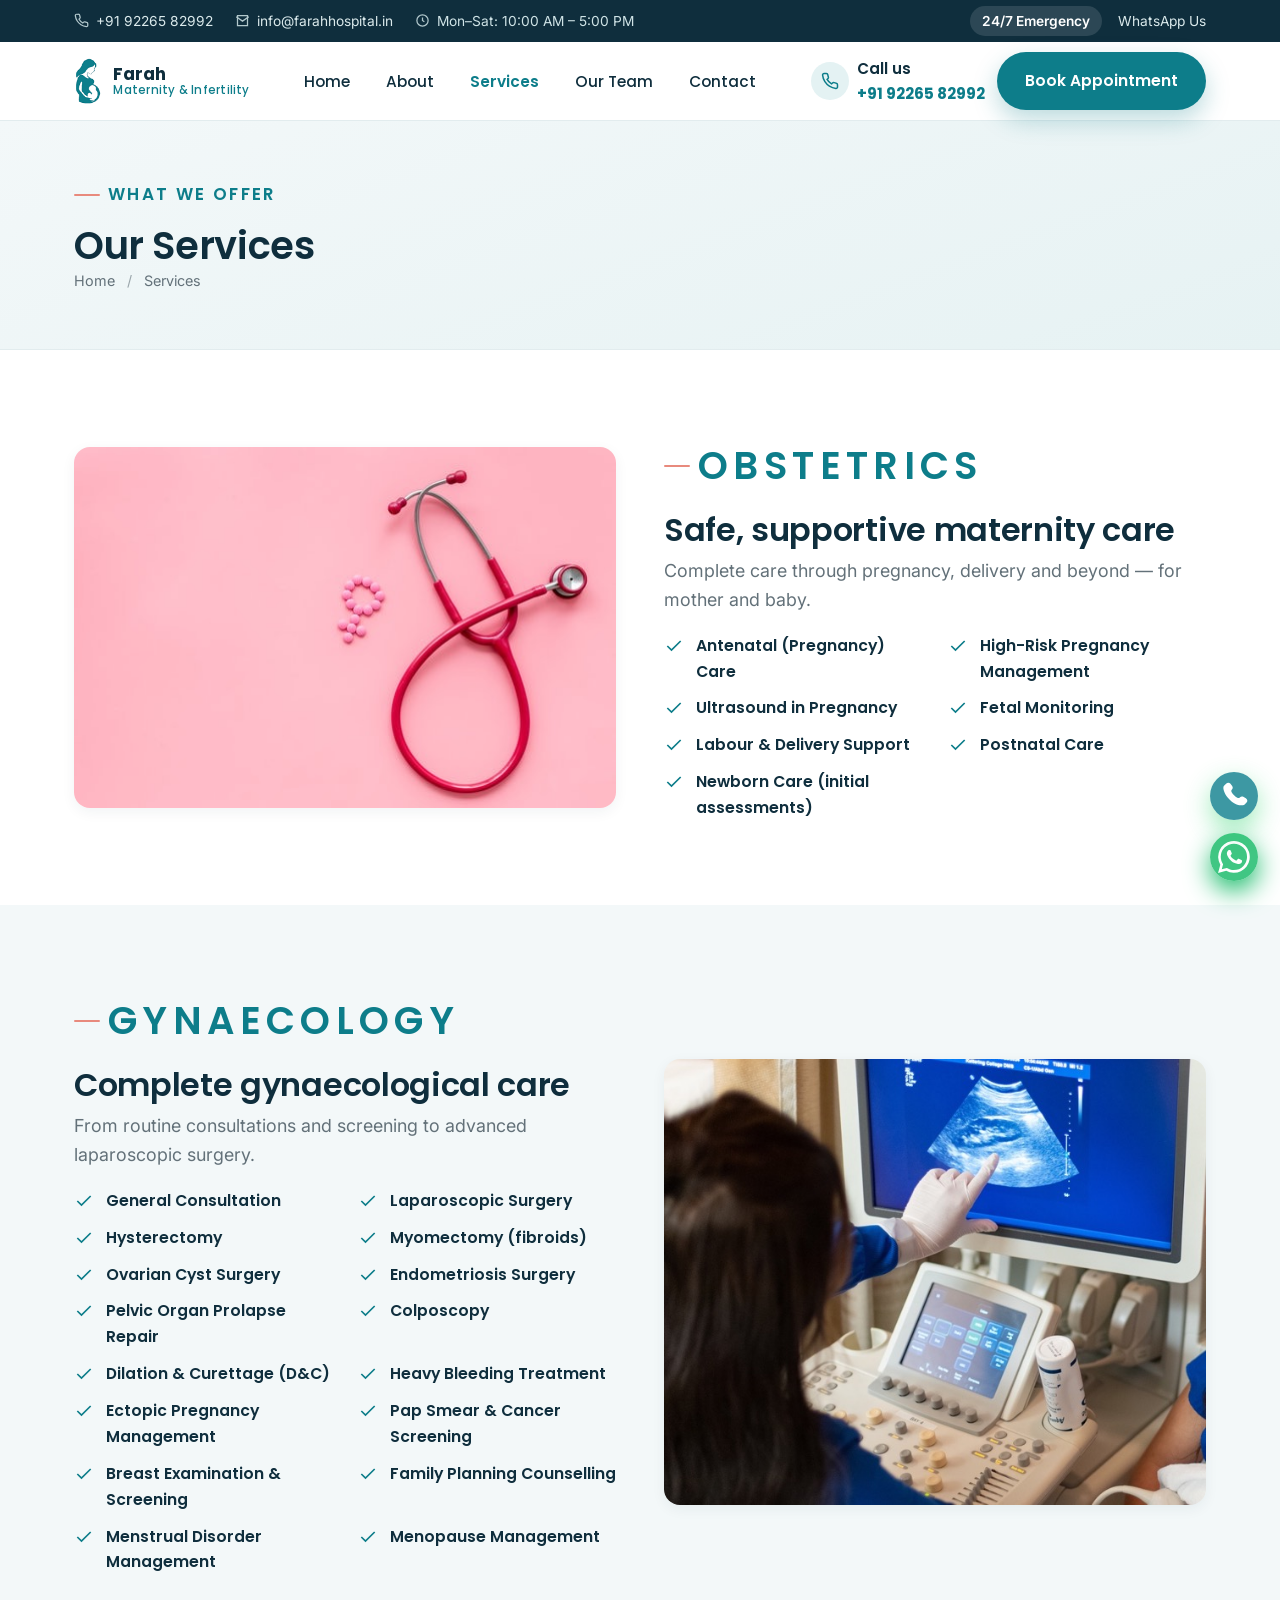
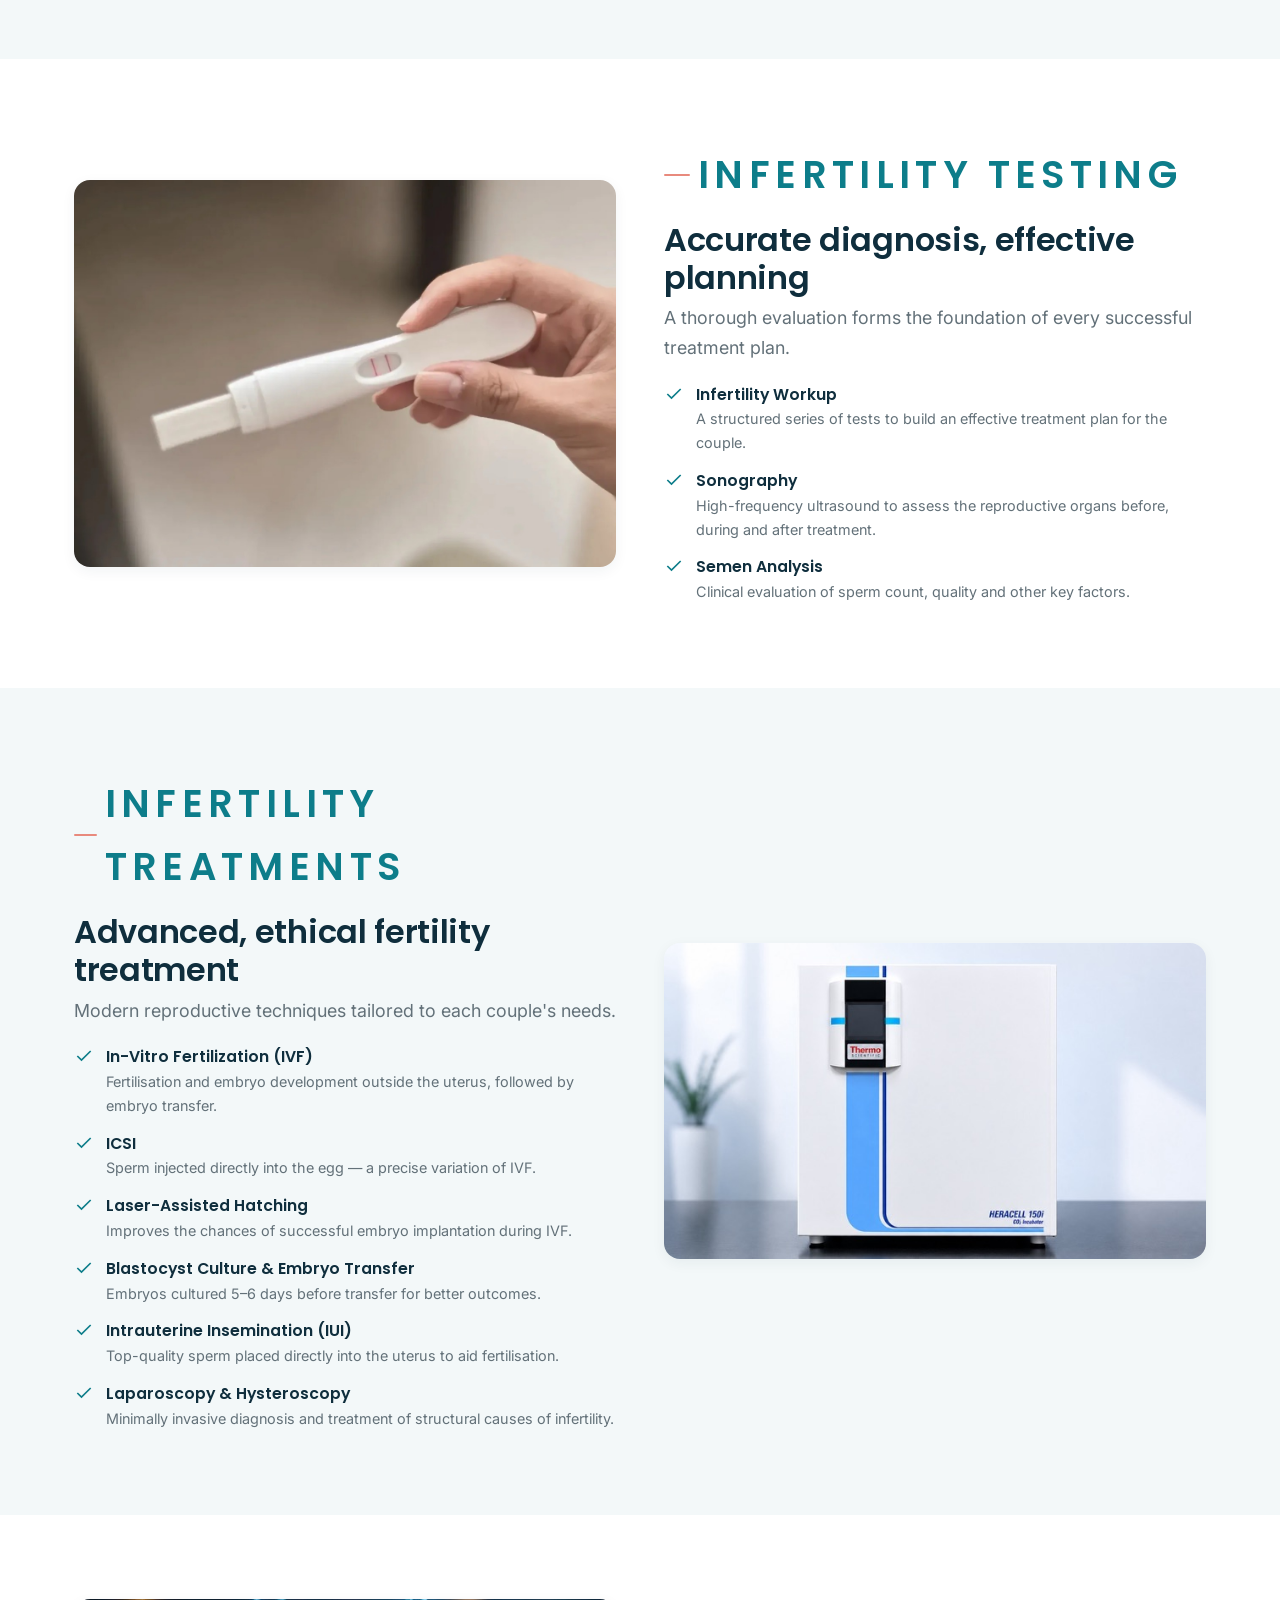
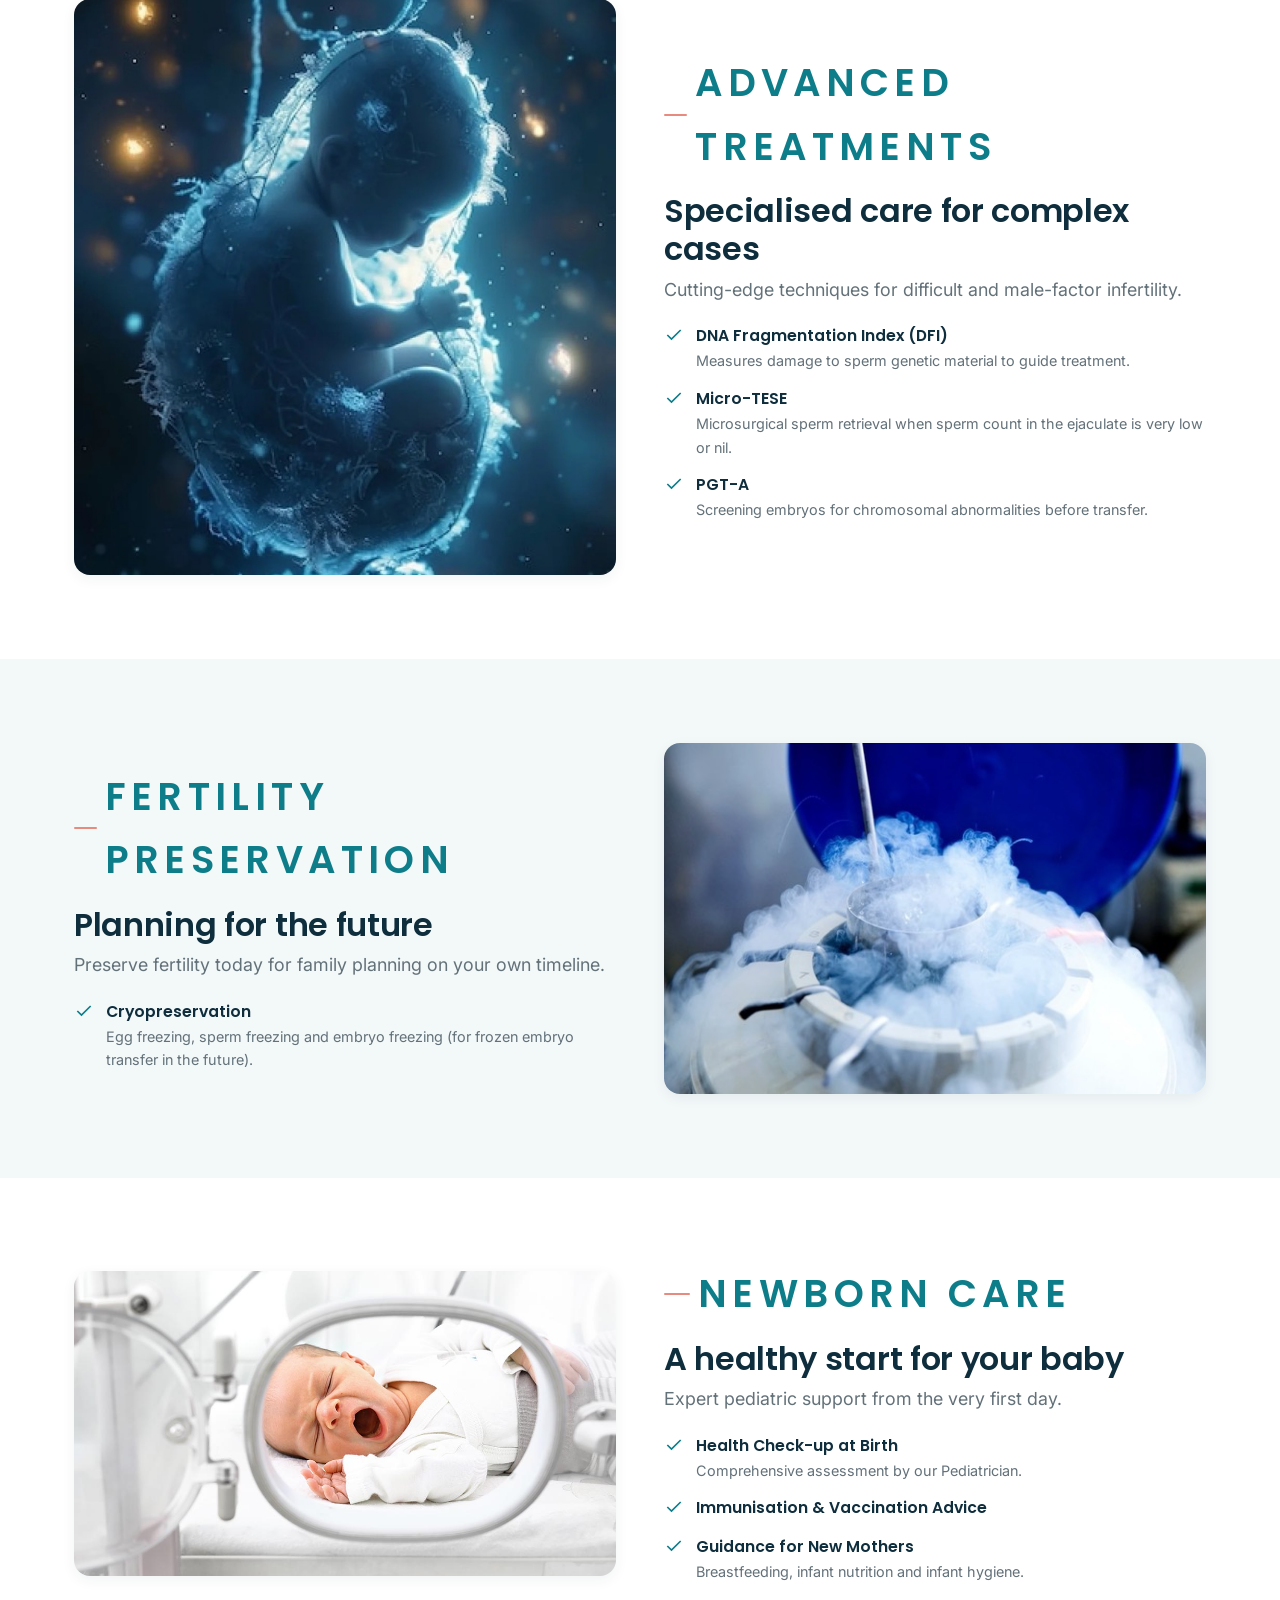
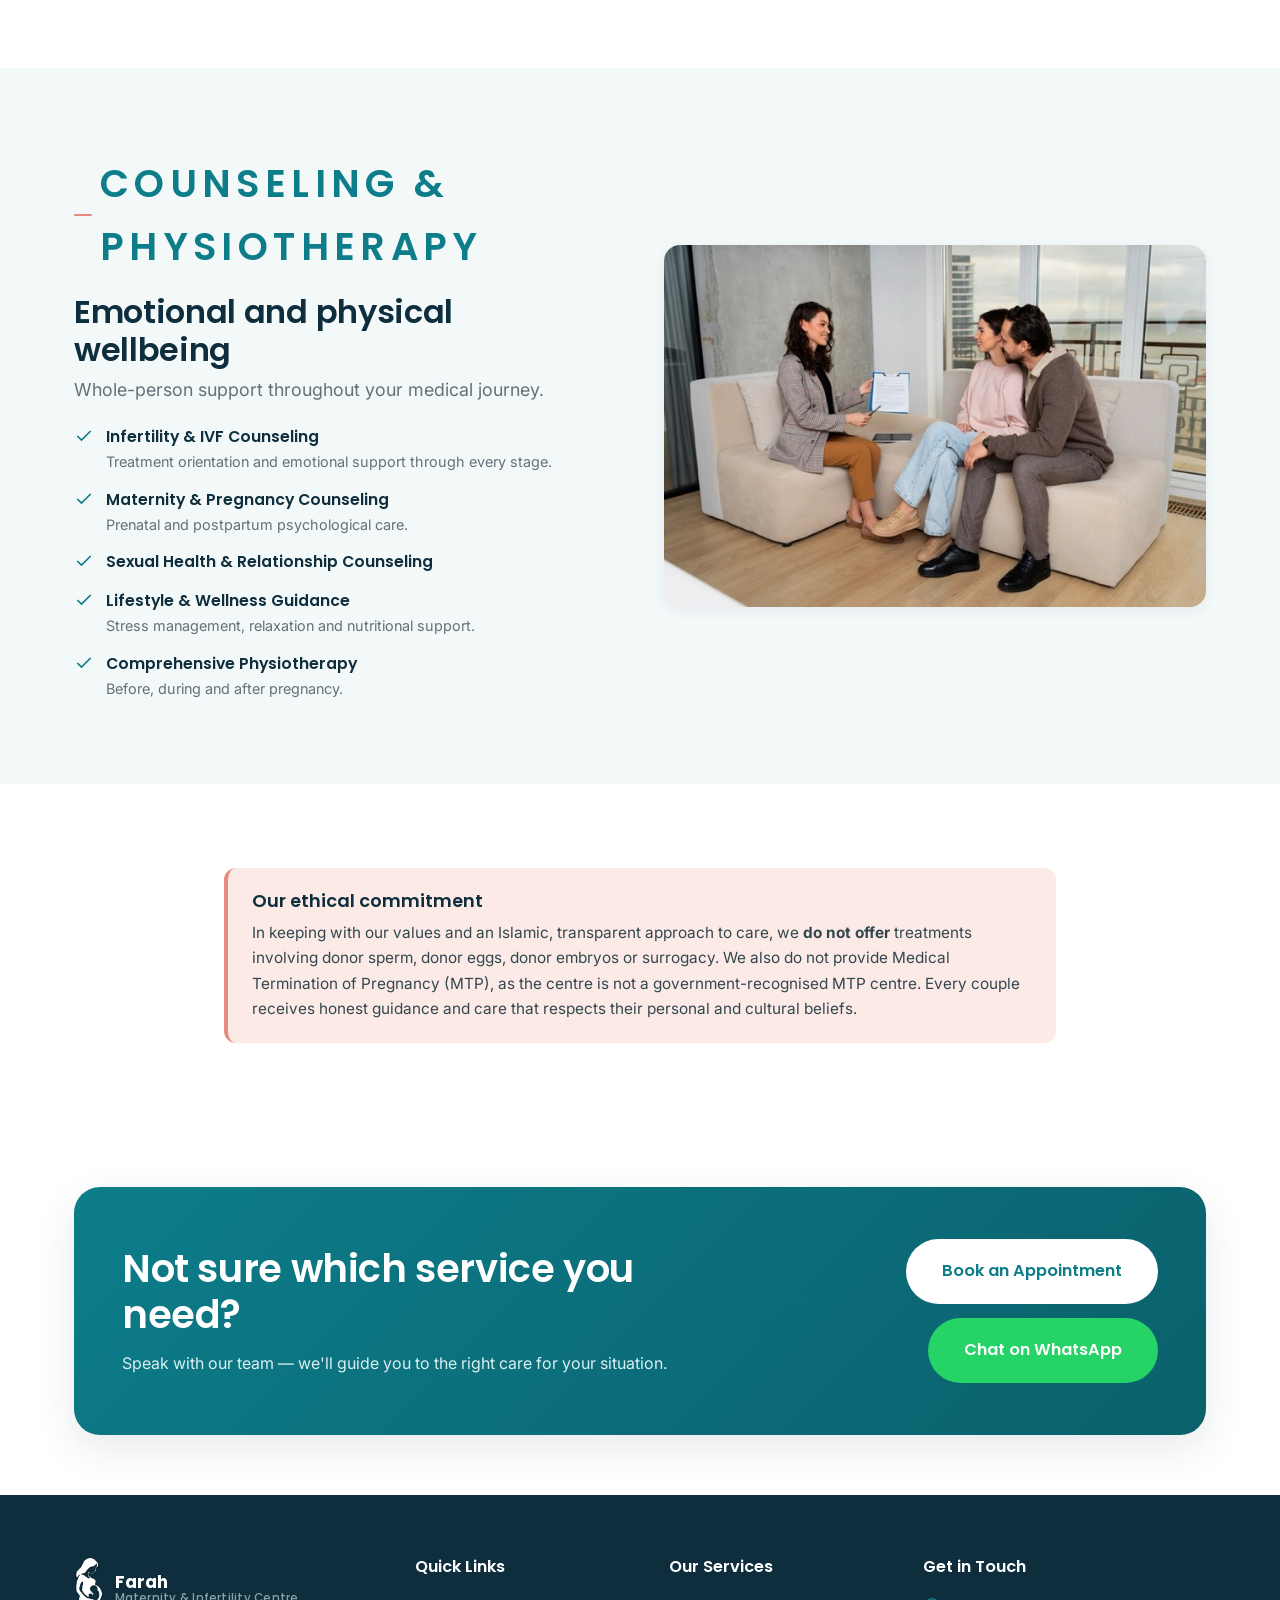
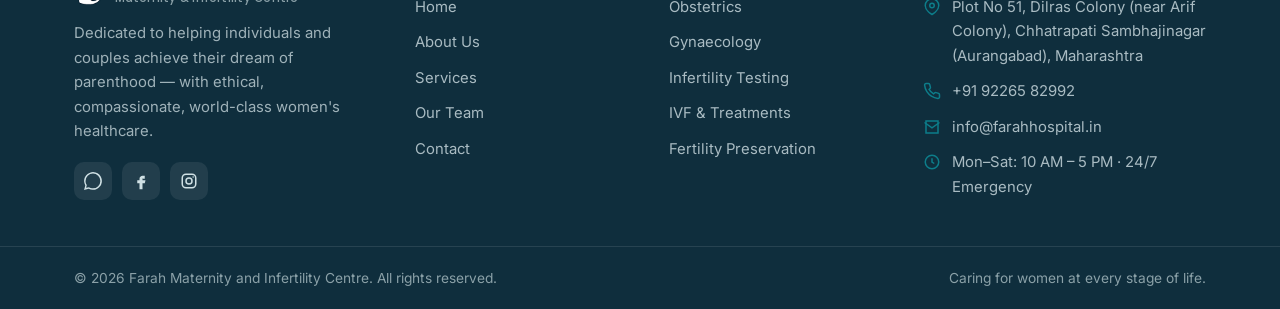
<file: demo/farahhospital/services.html>
<!DOCTYPE html>
<html lang="en">
<head>
<meta charset="UTF-8">
<meta name="viewport" content="width=device-width, initial-scale=1.0">
<meta name="robots" content="noindex">
<title>Our Services | Farah Maternity & Infertility Centre, Aurangabad</title>
<meta name="description" content="Obstetrics, gynaecology, infertility testing, IVF, ICSI, IUI, advanced fertility treatments, fertility preservation, newborn care and counseling at Farah, Aurangabad.">
<meta name="keywords" content="IVF Aurangabad, ICSI, IUI, laparoscopy, hysteroscopy, infertility treatment, gynaecology services Aurangabad">
<link rel="preconnect" href="https://fonts.googleapis.com">
<link rel="preconnect" href="https://fonts.gstatic.com" crossorigin>
<link href="https://fonts.googleapis.com/css2?family=Poppins:wght@400;500;600;700&family=Inter:wght@400;500;600&display=swap" rel="stylesheet">
<link rel="stylesheet" href="styles.css">
<style>
  .svc-list.cols2{grid-template-columns:1fr 1fr;gap:11px 26px}
  @media(max-width:560px){.svc-list.cols2{grid-template-columns:1fr}}
</style>
</head>
<body>

<!-- ============ TOP CONTACT BAR ============ -->
<div class="topbar">
  <div class="container">
    <div class="tb-left">
      <span class="always tb-phone">
        <svg class="tb-ico" viewBox="0 0 24 24" fill="none" stroke="currentColor" stroke-width="2"><path d="M22 16.92v3a2 2 0 0 1-2.18 2 19.79 19.79 0 0 1-8.63-3.07 19.5 19.5 0 0 1-6-6 19.79 19.79 0 0 1-3.07-8.67A2 2 0 0 1 4.11 2h3a2 2 0 0 1 2 1.72c.13.96.36 1.9.7 2.81a2 2 0 0 1-.45 2.11L8.09 9.91a16 16 0 0 0 6 6l1.27-1.27a2 2 0 0 1 2.11-.45c.91.34 1.85.57 2.81.7A2 2 0 0 1 22 16.92z"/></svg>
        <a href="tel:+919226582992">+91 92265 82992</a>
      </span>
      <span class="tb-email">
        <svg class="tb-ico" viewBox="0 0 24 24" fill="none" stroke="currentColor" stroke-width="2"><path d="M4 4h16v16H4z"/><path d="m22 6-10 7L2 6"/></svg>
        <a href="mailto:info@farahhospital.in">info@farahhospital.in</a>
      </span>
      <span class="tb-hours">
        <svg class="tb-ico" viewBox="0 0 24 24" fill="none" stroke="currentColor" stroke-width="2"><circle cx="12" cy="12" r="9"/><path d="M12 7v5l3 2"/></svg>
        Mon–Sat: 10:00 AM – 5:00 PM
      </span>
    </div>
    <div class="tb-right">
      <span class="pill">24/7 Emergency</span>
      <a href="https://wa.me/919226582992" target="_blank" rel="noopener">WhatsApp Us</a>
    </div>
  </div>
</div>

<!-- ============ HEADER ============ -->
<header class="site-header">
  <div class="container nav">
    <a href="index.html" class="brand">
      <img src="images/logo.png" alt="Farah Maternity and Infertility Centre logo">
      <span class="brand-txt">Farah<small>Maternity &amp; Infertility</small></span>
    </a>
    <ul class="nav-links">
      <li><a href="index.html">Home</a></li>
      <li><a href="about.html">About</a></li>
      <li><a href="services.html" class="active">Services</a></li>
      <li><a href="team.html">Our Team</a></li>
      <li><a href="contact.html">Contact</a></li>
    </ul>
    <div class="nav-cta">
      <a href="tel:+919226582992" class="nav-call">
        <span class="ph"><svg viewBox="0 0 24 24" fill="none" stroke="currentColor" stroke-width="2"><path d="M22 16.92v3a2 2 0 0 1-2.18 2 19.79 19.79 0 0 1-8.63-3.07 19.5 19.5 0 0 1-6-6 19.79 19.79 0 0 1-3.07-8.67A2 2 0 0 1 4.11 2h3a2 2 0 0 1 2 1.72c.13.96.36 1.9.7 2.81a2 2 0 0 1-.45 2.11L8.09 9.91a16 16 0 0 0 6 6l1.27-1.27a2 2 0 0 1 2.11-.45c.91.34 1.85.57 2.81.7A2 2 0 0 1 22 16.92z"/></svg></span>
        <span class="label">Call us<br><strong style="color:var(--teal)">+91 92265 82992</strong></span>
      </a>
      <a href="contact.html#appointment" class="btn btn-primary">Book Appointment</a>
      <button class="nav-toggle" aria-label="Open menu"><span></span><span></span><span></span></button>
    </div>
  </div>
</header>
<div class="nav-overlay"></div>

<!-- ============ PAGE BANNER ============ -->
<section class="page-banner">
  <div class="container">
    <span class="eyebrow">What We Offer</span>
    <h2>Our Services</h2>
    <p class="breadcrumb"><a href="index.html">Home</a> <span class="sep">/</span> Services</p>
  </div>
</section>

<!-- ============ OBSTETRICS ============ -->
<section class="section" id="obstetrics">
  <div class="container svc-block">
    <div class="svc-media"><img src="images/gynaecology.jpeg" alt="Obstetrics and maternity care"></div>
    <div class="svc-copy">
      <span class="eyebrow">Obstetrics</span>
      <h2>Safe, supportive maternity care</h2>
      <p class="lead">Complete care through pregnancy, delivery and beyond — for mother and baby.</p>
      <ul class="svc-list cols2">
        <li><svg viewBox="0 0 24 24" fill="none" stroke="currentColor" stroke-width="2"><path d="m20 6-11 11-5-5"/></svg> <b>Antenatal (Pregnancy) Care</b></li>
        <li><svg viewBox="0 0 24 24" fill="none" stroke="currentColor" stroke-width="2"><path d="m20 6-11 11-5-5"/></svg> <b>High-Risk Pregnancy Management</b></li>
        <li><svg viewBox="0 0 24 24" fill="none" stroke="currentColor" stroke-width="2"><path d="m20 6-11 11-5-5"/></svg> <b>Ultrasound in Pregnancy</b></li>
        <li><svg viewBox="0 0 24 24" fill="none" stroke="currentColor" stroke-width="2"><path d="m20 6-11 11-5-5"/></svg> <b>Fetal Monitoring</b></li>
        <li><svg viewBox="0 0 24 24" fill="none" stroke="currentColor" stroke-width="2"><path d="m20 6-11 11-5-5"/></svg> <b>Labour &amp; Delivery Support</b></li>
        <li><svg viewBox="0 0 24 24" fill="none" stroke="currentColor" stroke-width="2"><path d="m20 6-11 11-5-5"/></svg> <b>Postnatal Care</b></li>
        <li><svg viewBox="0 0 24 24" fill="none" stroke="currentColor" stroke-width="2"><path d="m20 6-11 11-5-5"/></svg> <b>Newborn Care (initial assessments)</b></li>
      </ul>
    </div>
  </div>
</section>

<!-- ============ GYNAECOLOGY ============ -->
<section class="section soft" id="gynaecology">
  <div class="container svc-block flip">
    <div class="svc-media"><img src="images/IMG_7218-4.jpeg" alt="Gynaecology consultation and surgery"></div>
    <div class="svc-copy">
      <span class="eyebrow">Gynaecology</span>
      <h2>Complete gynaecological care</h2>
      <p class="lead">From routine consultations and screening to advanced laparoscopic surgery.</p>
      <ul class="svc-list cols2">
        <li><svg viewBox="0 0 24 24" fill="none" stroke="currentColor" stroke-width="2"><path d="m20 6-11 11-5-5"/></svg> <b>General Consultation</b></li>
        <li><svg viewBox="0 0 24 24" fill="none" stroke="currentColor" stroke-width="2"><path d="m20 6-11 11-5-5"/></svg> <b>Laparoscopic Surgery</b></li>
        <li><svg viewBox="0 0 24 24" fill="none" stroke="currentColor" stroke-width="2"><path d="m20 6-11 11-5-5"/></svg> <b>Hysterectomy</b></li>
        <li><svg viewBox="0 0 24 24" fill="none" stroke="currentColor" stroke-width="2"><path d="m20 6-11 11-5-5"/></svg> <b>Myomectomy (fibroids)</b></li>
        <li><svg viewBox="0 0 24 24" fill="none" stroke="currentColor" stroke-width="2"><path d="m20 6-11 11-5-5"/></svg> <b>Ovarian Cyst Surgery</b></li>
        <li><svg viewBox="0 0 24 24" fill="none" stroke="currentColor" stroke-width="2"><path d="m20 6-11 11-5-5"/></svg> <b>Endometriosis Surgery</b></li>
        <li><svg viewBox="0 0 24 24" fill="none" stroke="currentColor" stroke-width="2"><path d="m20 6-11 11-5-5"/></svg> <b>Pelvic Organ Prolapse Repair</b></li>
        <li><svg viewBox="0 0 24 24" fill="none" stroke="currentColor" stroke-width="2"><path d="m20 6-11 11-5-5"/></svg> <b>Colposcopy</b></li>
        <li><svg viewBox="0 0 24 24" fill="none" stroke="currentColor" stroke-width="2"><path d="m20 6-11 11-5-5"/></svg> <b>Dilation &amp; Curettage (D&amp;C)</b></li>
        <li><svg viewBox="0 0 24 24" fill="none" stroke="currentColor" stroke-width="2"><path d="m20 6-11 11-5-5"/></svg> <b>Heavy Bleeding Treatment</b></li>
        <li><svg viewBox="0 0 24 24" fill="none" stroke="currentColor" stroke-width="2"><path d="m20 6-11 11-5-5"/></svg> <b>Ectopic Pregnancy Management</b></li>
        <li><svg viewBox="0 0 24 24" fill="none" stroke="currentColor" stroke-width="2"><path d="m20 6-11 11-5-5"/></svg> <b>Pap Smear &amp; Cancer Screening</b></li>
        <li><svg viewBox="0 0 24 24" fill="none" stroke="currentColor" stroke-width="2"><path d="m20 6-11 11-5-5"/></svg> <b>Breast Examination &amp; Screening</b></li>
        <li><svg viewBox="0 0 24 24" fill="none" stroke="currentColor" stroke-width="2"><path d="m20 6-11 11-5-5"/></svg> <b>Family Planning Counselling</b></li>
        <li><svg viewBox="0 0 24 24" fill="none" stroke="currentColor" stroke-width="2"><path d="m20 6-11 11-5-5"/></svg> <b>Menstrual Disorder Management</b></li>
        <li><svg viewBox="0 0 24 24" fill="none" stroke="currentColor" stroke-width="2"><path d="m20 6-11 11-5-5"/></svg> <b>Menopause Management</b></li>
      </ul>
    </div>
  </div>
</section>

<!-- ============ INFERTILITY TESTING ============ -->
<section class="section" id="testing">
  <div class="container svc-block">
    <div class="svc-media"><img src="images/infertility.jpeg" alt="Infertility testing and diagnostics"></div>
    <div class="svc-copy">
      <span class="eyebrow">Infertility Testing</span>
      <h2>Accurate diagnosis, effective planning</h2>
      <p class="lead">A thorough evaluation forms the foundation of every successful treatment plan.</p>
      <ul class="svc-list">
        <li><svg viewBox="0 0 24 24" fill="none" stroke="currentColor" stroke-width="2"><path d="m20 6-11 11-5-5"/></svg> <span><b>Infertility Workup</b><small>A structured series of tests to build an effective treatment plan for the couple.</small></span></li>
        <li><svg viewBox="0 0 24 24" fill="none" stroke="currentColor" stroke-width="2"><path d="m20 6-11 11-5-5"/></svg> <span><b>Sonography</b><small>High-frequency ultrasound to assess the reproductive organs before, during and after treatment.</small></span></li>
        <li><svg viewBox="0 0 24 24" fill="none" stroke="currentColor" stroke-width="2"><path d="m20 6-11 11-5-5"/></svg> <span><b>Semen Analysis</b><small>Clinical evaluation of sperm count, quality and other key factors.</small></span></li>
      </ul>
    </div>
  </div>
</section>

<!-- ============ INFERTILITY TREATMENTS ============ -->
<section class="section soft" id="treatments">
  <div class="container svc-block flip">
    <div class="svc-media"><img src="images/infertility-trt.jpeg" alt="IVF and infertility treatments"></div>
    <div class="svc-copy">
      <span class="eyebrow">Infertility Treatments</span>
      <h2>Advanced, ethical fertility treatment</h2>
      <p class="lead">Modern reproductive techniques tailored to each couple's needs.</p>
      <ul class="svc-list">
        <li><svg viewBox="0 0 24 24" fill="none" stroke="currentColor" stroke-width="2"><path d="m20 6-11 11-5-5"/></svg> <span><b>In-Vitro Fertilization (IVF)</b><small>Fertilisation and embryo development outside the uterus, followed by embryo transfer.</small></span></li>
        <li><svg viewBox="0 0 24 24" fill="none" stroke="currentColor" stroke-width="2"><path d="m20 6-11 11-5-5"/></svg> <span><b>ICSI</b><small>Sperm injected directly into the egg — a precise variation of IVF.</small></span></li>
        <li><svg viewBox="0 0 24 24" fill="none" stroke="currentColor" stroke-width="2"><path d="m20 6-11 11-5-5"/></svg> <span><b>Laser-Assisted Hatching</b><small>Improves the chances of successful embryo implantation during IVF.</small></span></li>
        <li><svg viewBox="0 0 24 24" fill="none" stroke="currentColor" stroke-width="2"><path d="m20 6-11 11-5-5"/></svg> <span><b>Blastocyst Culture &amp; Embryo Transfer</b><small>Embryos cultured 5–6 days before transfer for better outcomes.</small></span></li>
        <li><svg viewBox="0 0 24 24" fill="none" stroke="currentColor" stroke-width="2"><path d="m20 6-11 11-5-5"/></svg> <span><b>Intrauterine Insemination (IUI)</b><small>Top-quality sperm placed directly into the uterus to aid fertilisation.</small></span></li>
        <li><svg viewBox="0 0 24 24" fill="none" stroke="currentColor" stroke-width="2"><path d="m20 6-11 11-5-5"/></svg> <span><b>Laparoscopy &amp; Hysteroscopy</b><small>Minimally invasive diagnosis and treatment of structural causes of infertility.</small></span></li>
      </ul>
    </div>
  </div>
</section>

<!-- ============ ADVANCED TREATMENTS ============ -->
<section class="section" id="advanced">
  <div class="container svc-block">
    <div class="svc-media"><img src="images/complicated.jpeg" alt="Advanced fertility treatments"></div>
    <div class="svc-copy">
      <span class="eyebrow">Advanced Treatments</span>
      <h2>Specialised care for complex cases</h2>
      <p class="lead">Cutting-edge techniques for difficult and male-factor infertility.</p>
      <ul class="svc-list">
        <li><svg viewBox="0 0 24 24" fill="none" stroke="currentColor" stroke-width="2"><path d="m20 6-11 11-5-5"/></svg> <span><b>DNA Fragmentation Index (DFI)</b><small>Measures damage to sperm genetic material to guide treatment.</small></span></li>
        <li><svg viewBox="0 0 24 24" fill="none" stroke="currentColor" stroke-width="2"><path d="m20 6-11 11-5-5"/></svg> <span><b>Micro-TESE</b><small>Microsurgical sperm retrieval when sperm count in the ejaculate is very low or nil.</small></span></li>
        <li><svg viewBox="0 0 24 24" fill="none" stroke="currentColor" stroke-width="2"><path d="m20 6-11 11-5-5"/></svg> <span><b>PGT-A</b><small>Screening embryos for chromosomal abnormalities before transfer.</small></span></li>
      </ul>
    </div>
  </div>
</section>

<!-- ============ FERTILITY PRESERVATION ============ -->
<section class="section soft" id="preservation">
  <div class="container svc-block flip">
    <div class="svc-media"><img src="images/freeze.jpeg" alt="Fertility preservation and cryopreservation"></div>
    <div class="svc-copy">
      <span class="eyebrow">Fertility Preservation</span>
      <h2>Planning for the future</h2>
      <p class="lead">Preserve fertility today for family planning on your own timeline.</p>
      <ul class="svc-list">
        <li><svg viewBox="0 0 24 24" fill="none" stroke="currentColor" stroke-width="2"><path d="m20 6-11 11-5-5"/></svg> <span><b>Cryopreservation</b><small>Egg freezing, sperm freezing and embryo freezing (for frozen embryo transfer in the future).</small></span></li>
      </ul>
    </div>
  </div>
</section>

<!-- ============ NEWBORN CARE ============ -->
<section class="section" id="newborn">
  <div class="container svc-block">
    <div class="svc-media"><img src="images/newborncare.jpg" alt="Newborn and pediatric care"></div>
    <div class="svc-copy">
      <span class="eyebrow">Newborn Care</span>
      <h2>A healthy start for your baby</h2>
      <p class="lead">Expert pediatric support from the very first day.</p>
      <ul class="svc-list">
        <li><svg viewBox="0 0 24 24" fill="none" stroke="currentColor" stroke-width="2"><path d="m20 6-11 11-5-5"/></svg> <span><b>Health Check-up at Birth</b><small>Comprehensive assessment by our Pediatrician.</small></span></li>
        <li><svg viewBox="0 0 24 24" fill="none" stroke="currentColor" stroke-width="2"><path d="m20 6-11 11-5-5"/></svg> <span><b>Immunisation &amp; Vaccination Advice</b></span></li>
        <li><svg viewBox="0 0 24 24" fill="none" stroke="currentColor" stroke-width="2"><path d="m20 6-11 11-5-5"/></svg> <span><b>Guidance for New Mothers</b><small>Breastfeeding, infant nutrition and infant hygiene.</small></span></li>
      </ul>
    </div>
  </div>
</section>

<!-- ============ COUNSELING & PHYSIOTHERAPY ============ -->
<section class="section soft" id="counseling">
  <div class="container svc-block flip">
    <div class="svc-media"><img src="images/serv_counseling.jpeg" alt="Counseling and physiotherapy"></div>
    <div class="svc-copy">
      <span class="eyebrow">Counseling &amp; Physiotherapy</span>
      <h2>Emotional and physical wellbeing</h2>
      <p class="lead">Whole-person support throughout your medical journey.</p>
      <ul class="svc-list">
        <li><svg viewBox="0 0 24 24" fill="none" stroke="currentColor" stroke-width="2"><path d="m20 6-11 11-5-5"/></svg> <span><b>Infertility &amp; IVF Counseling</b><small>Treatment orientation and emotional support through every stage.</small></span></li>
        <li><svg viewBox="0 0 24 24" fill="none" stroke="currentColor" stroke-width="2"><path d="m20 6-11 11-5-5"/></svg> <span><b>Maternity &amp; Pregnancy Counseling</b><small>Prenatal and postpartum psychological care.</small></span></li>
        <li><svg viewBox="0 0 24 24" fill="none" stroke="currentColor" stroke-width="2"><path d="m20 6-11 11-5-5"/></svg> <span><b>Sexual Health &amp; Relationship Counseling</b></span></li>
        <li><svg viewBox="0 0 24 24" fill="none" stroke="currentColor" stroke-width="2"><path d="m20 6-11 11-5-5"/></svg> <span><b>Lifestyle &amp; Wellness Guidance</b><small>Stress management, relaxation and nutritional support.</small></span></li>
        <li><svg viewBox="0 0 24 24" fill="none" stroke="currentColor" stroke-width="2"><path d="m20 6-11 11-5-5"/></svg> <span><b>Comprehensive Physiotherapy</b><small>Before, during and after pregnancy.</small></span></li>
      </ul>
    </div>
  </div>
</section>

<!-- ============ ETHICAL NOTE ============ -->
<section class="section" id="ethics">
  <div class="container" style="max-width:880px">
    <div class="note-card">
      <h3>Our ethical commitment</h3>
      <p>In keeping with our values and an Islamic, transparent approach to care, we <strong>do not offer</strong> treatments involving donor sperm, donor eggs, donor embryos or surrogacy. We also do not provide Medical Termination of Pregnancy (MTP), as the centre is not a government-recognised MTP centre. Every couple receives honest guidance and care that respects their personal and cultural beliefs.</p>
    </div>
  </div>
</section>

<!-- ============ CTA BAND ============ -->
<section class="section tight">
  <div class="container">
    <div class="cta-band">
      <div>
        <h2>Not sure which service you need?</h2>
        <p>Speak with our team — we'll guide you to the right care for your situation.</p>
      </div>
      <div class="cta-actions">
        <a href="contact.html#appointment" class="btn btn-white btn-lg">Book an Appointment</a>
        <a href="https://wa.me/919226582992" target="_blank" rel="noopener" class="btn btn-wa btn-lg">Chat on WhatsApp</a>
      </div>
    </div>
  </div>
</section>

<!-- ============ FOOTER ============ -->
<footer class="site-footer">
  <div class="container">
    <div class="foot-grid">
      <div class="foot-brand">
            <a href="index.html" class="brand">
      <img src="images/logo2.png" alt="Farah Maternity and Infertility Centre logo">
      <span class="brand-txt" style="color:#fff">Farah<small style="color:#8ba1a8">Maternity &amp; Infertility Centre</small></span>
    </a>
        <p>Dedicated to helping individuals and couples achieve their dream of parenthood — with ethical, compassionate, world-class women's healthcare.</p>
        <div class="foot-social">
          <a href="https://wa.me/919226582992" target="_blank" rel="noopener" aria-label="WhatsApp"><svg viewBox="0 0 24 24" fill="currentColor"><path d="M.06 24l1.68-6.14a11.86 11.86 0 1 1 4.42 4.36zm6.6-3.8c1.62.96 3.16 1.54 5.27 1.54a9.86 9.86 0 1 0-9.86-9.86c0 2.21.65 3.86 1.74 5.6l-.99 3.62z"/></svg></a>
          <a href="#" aria-label="Facebook"><svg viewBox="0 0 24 24" fill="currentColor"><path d="M14 9h3V5h-3c-2.2 0-4 1.8-4 4v2H7v4h3v8h4v-8h3l1-4h-4V9c0-.6.4-1 1-1z"/></svg></a>
          <a href="#" aria-label="Instagram"><svg viewBox="0 0 24 24" fill="none" stroke="currentColor" stroke-width="2"><rect x="3" y="3" width="18" height="18" rx="5"/><circle cx="12" cy="12" r="4"/><circle cx="17.5" cy="6.5" r="1" fill="currentColor" stroke="none"/></svg></a>
        </div>
      </div>
      <div class="foot-col">
        <h4>Quick Links</h4>
        <ul>
          <li><a href="index.html">Home</a></li>
          <li><a href="about.html">About Us</a></li>
          <li><a href="services.html">Services</a></li>
          <li><a href="team.html">Our Team</a></li>
          <li><a href="contact.html">Contact</a></li>
        </ul>
      </div>
      <div class="foot-col">
        <h4>Our Services</h4>
        <ul>
          <li><a href="services.html#obstetrics">Obstetrics</a></li>
          <li><a href="services.html#gynaecology">Gynaecology</a></li>
          <li><a href="services.html#testing">Infertility Testing</a></li>
          <li><a href="services.html#treatments">IVF &amp; Treatments</a></li>
          <li><a href="services.html#preservation">Fertility Preservation</a></li>
        </ul>
      </div>
      <div class="foot-col">
        <h4>Get in Touch</h4>
        <ul class="foot-contact">
          <li><svg viewBox="0 0 24 24" fill="none" stroke="currentColor" stroke-width="2"><path d="M21 10c0 7-9 12-9 12s-9-5-9-12a9 9 0 0 1 18 0z"/><circle cx="12" cy="10" r="3"/></svg> Plot No 51, Dilras Colony (near Arif Colony), Chhatrapati Sambhajinagar (Aurangabad), Maharashtra</li>
          <li><svg viewBox="0 0 24 24" fill="none" stroke="currentColor" stroke-width="2"><path d="M22 16.92v3a2 2 0 0 1-2.18 2 19.79 19.79 0 0 1-8.63-3.07 19.5 19.5 0 0 1-6-6 19.79 19.79 0 0 1-3.07-8.67A2 2 0 0 1 4.11 2h3a2 2 0 0 1 2 1.72c.13.96.36 1.9.7 2.81a2 2 0 0 1-.45 2.11L8.09 9.91a16 16 0 0 0 6 6l1.27-1.27a2 2 0 0 1 2.11-.45c.91.34 1.85.57 2.81.7A2 2 0 0 1 22 16.92z"/></svg> <a href="tel:+919226582992">+91 92265 82992</a></li>
          <li><svg viewBox="0 0 24 24" fill="none" stroke="currentColor" stroke-width="2"><path d="M4 4h16v16H4z"/><path d="m22 6-10 7L2 6"/></svg> <a href="mailto:info@farahhospital.in">info@farahhospital.in</a></li>
          <li><svg viewBox="0 0 24 24" fill="none" stroke="currentColor" stroke-width="2"><circle cx="12" cy="12" r="9"/><path d="M12 7v5l3 2"/></svg> Mon–Sat: 10 AM – 5 PM · 24/7 Emergency</li>
        </ul>
      </div>
    </div>
  </div>
  <div class="foot-bottom">
    <div class="container">
      <span>© <span id="year">2026</span> Farah Maternity and Infertility Centre. All rights reserved.</span>
      <span>Caring for women at every stage of life.</span>
    </div>
  </div>
</footer>

<a href="https://wa.me/919226582992" target="_blank" rel="noopener" class="wa-float" aria-label="Chat on Call">
  <svg viewBox="0 0 24 24" fill="currentColor"><path d="M.06 24l1.68-6.14a11.86 11.86 0 1 1 4.42 4.36zm6.6-3.8c1.62.96 3.16 1.54 5.27 1.54a9.86 9.86 0 1 0-9.86-9.86c0 2.21.65 3.86 1.74 5.6l-.99 3.62z"/><path fill="#fff" d="M9.5 7.3c-.2-.46-.42-.47-.62-.48h-.53c-.18 0-.48.07-.73.34s-.96.94-.96 2.3.99 2.66 1.12 2.85 1.93 3.09 4.78 4.21c2.37.93 2.85.75 3.37.7s1.66-.68 1.9-1.33.24-1.22.17-1.33-.26-.2-.55-.34-1.66-.82-1.92-.91-.45-.14-.64.14-.73.91-.9 1.1-.33.2-.62.07a7.86 7.86 0 0 1-2.3-1.42 8.6 8.6 0 0 1-1.6-1.98c-.17-.29 0-.44.13-.59s.29-.33.44-.5.19-.29.29-.48.05-.36-.02-.5-.64-1.58-.9-2.16z"/></svg>
</a>
<a
  href="tel:+919226582992"
  target="_blank"
  rel="noopener"
  class="wa-float2"
  aria-label="Chat on WhatsApp"
>
  <svg viewBox="0 0 24 24" fill="currentColor">
    <path
      d="M16.5562 12.9062L16.1007 13.359C16.1007 13.359 15.0181 14.4355 12.0631 11.4972C9.10812 8.55901 10.1907 7.48257 10.1907 7.48257L10.4775 7.19738C11.1841 6.49484 11.2507 5.36691 10.6342 4.54348L9.37326 2.85908C8.61028 1.83992 7.13596 1.70529 6.26145 2.57483L4.69185 4.13552C4.25823 4.56668 3.96765 5.12559 4.00289 5.74561C4.09304 7.33182 4.81071 10.7447 8.81536 14.7266C13.0621 18.9492 17.0468 19.117 18.6763 18.9651C19.1917 18.9171 19.6399 18.6546 20.0011 18.2954L21.4217 16.883C22.3806 15.9295 22.1102 14.2949 20.8833 13.628L18.9728 12.5894C18.1672 12.1515 17.1858 12.2801 16.5562 12.9062Z"
    />
  </svg>
</a>
<script src="script.js"></script>
</body>
</html>
</file>
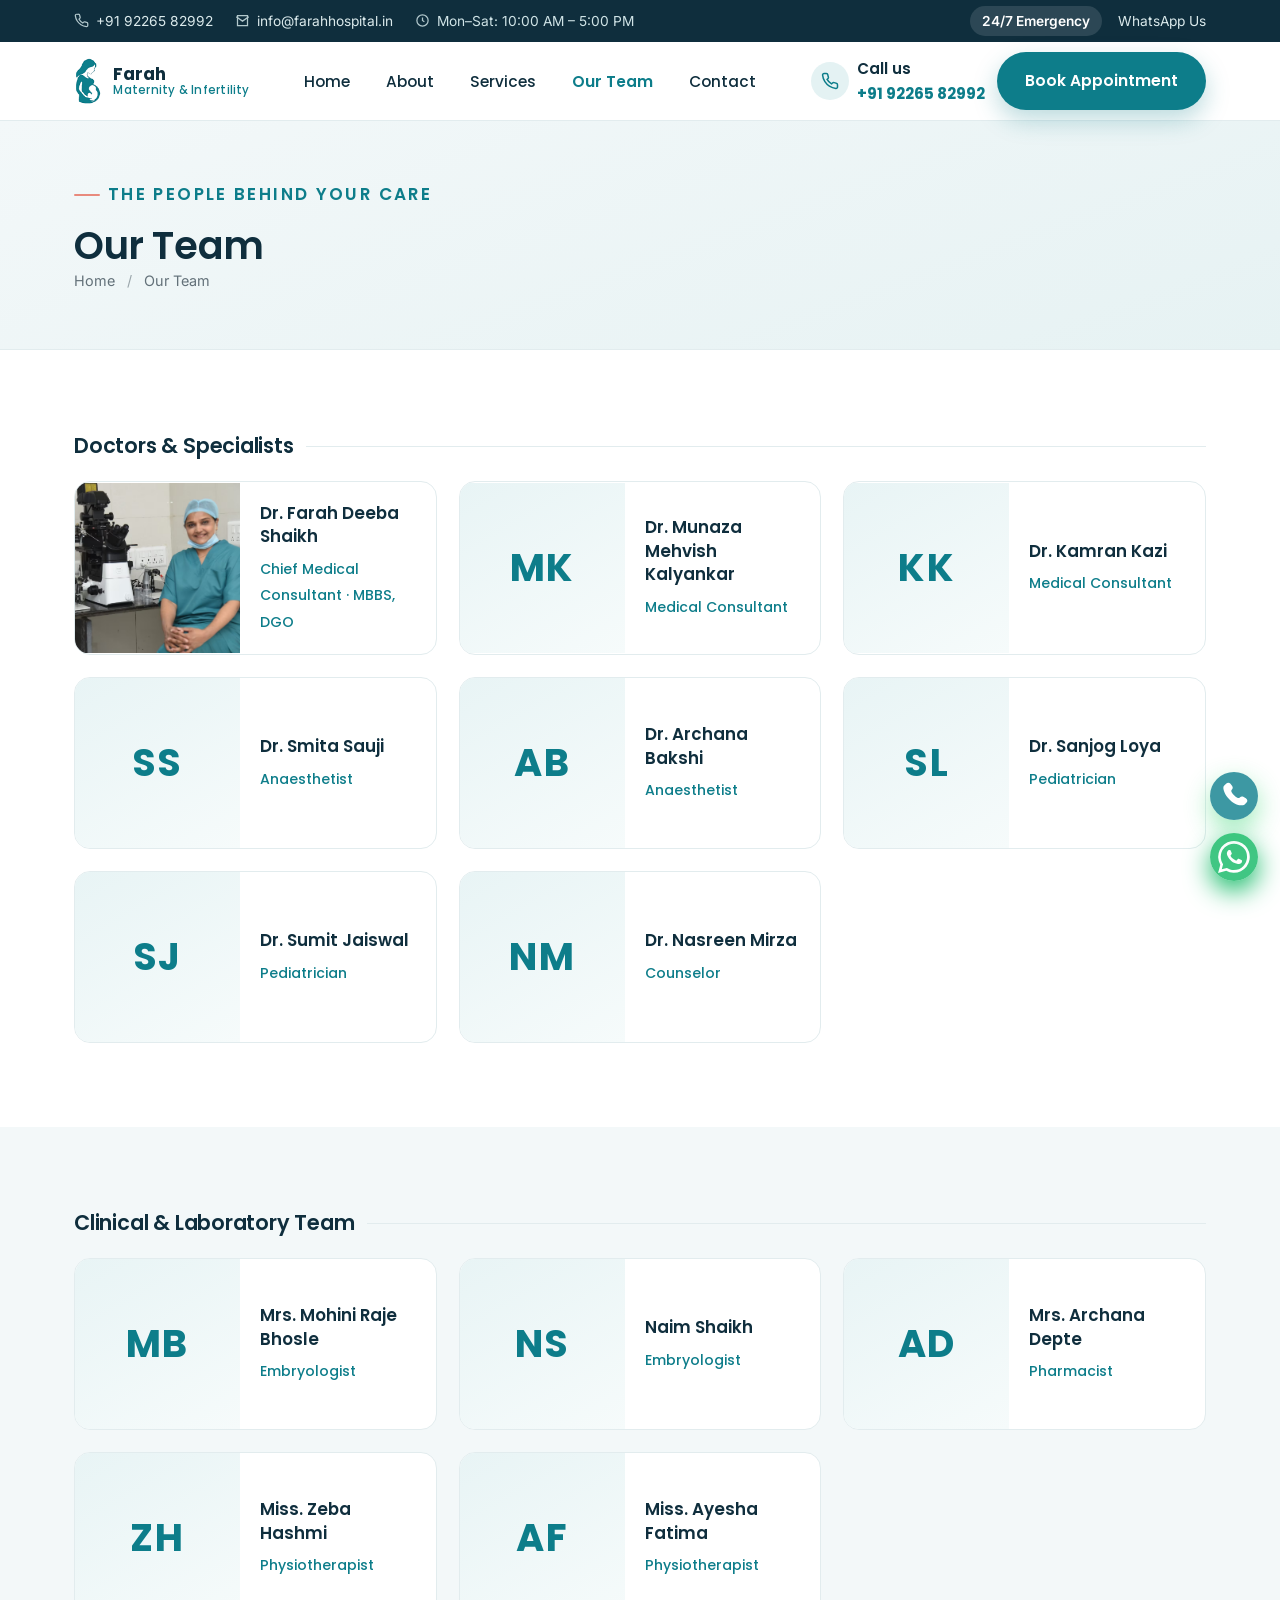
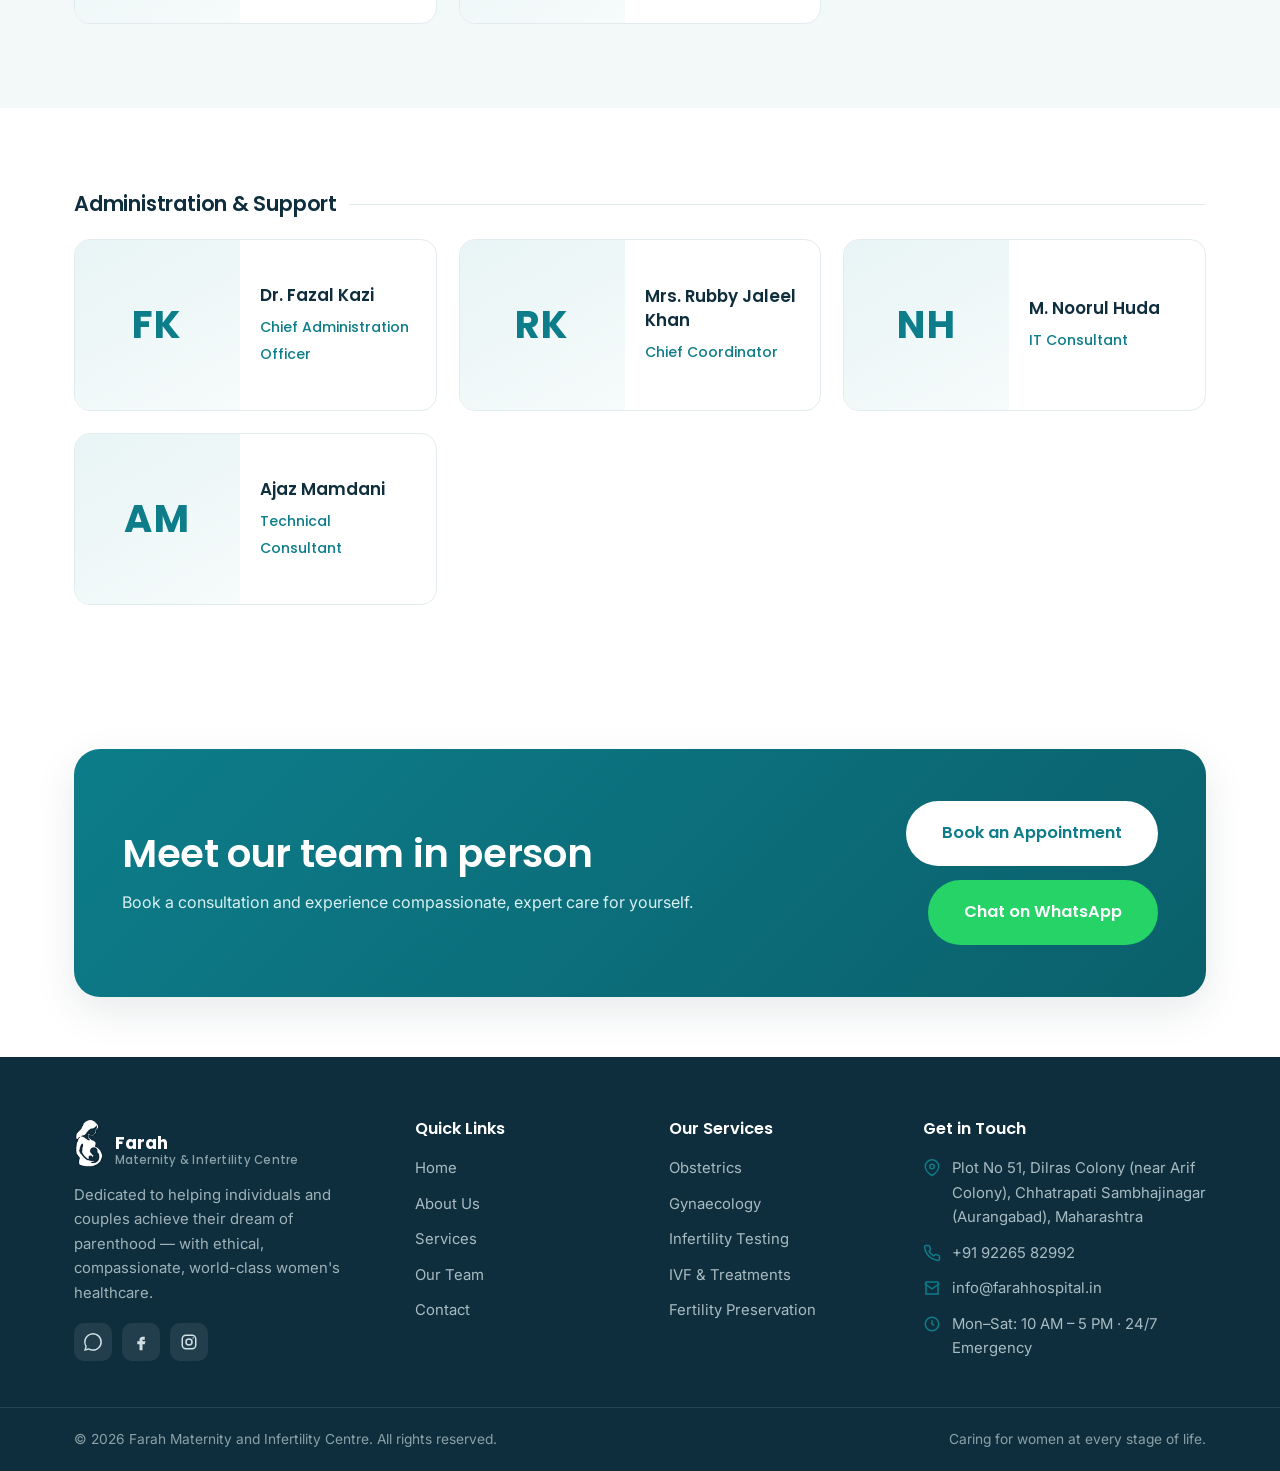
<file: demo/farahhospital/team.html>
<!DOCTYPE html>
<html lang="en">
<head>
<meta charset="UTF-8">
<meta name="viewport" content="width=device-width, initial-scale=1.0">
<meta name="robots" content="noindex">
<title>Our Team | Farah Maternity & Infertility Centre, Aurangabad</title>
<meta name="description" content="Meet the experienced doctors, embryologists, clinical and support team behind Farah Maternity and Infertility Centre, led by Dr. Farah Deeba Shaikh.">
<link rel="preconnect" href="https://fonts.googleapis.com">
<link rel="preconnect" href="https://fonts.gstatic.com" crossorigin>
<link href="https://fonts.googleapis.com/css2?family=Poppins:wght@400;500;600;700&family=Inter:wght@400;500;600&display=swap" rel="stylesheet">
<link rel="stylesheet" href="styles.css">
</head>
<body>

<!-- ============ TOP CONTACT BAR ============ -->
<div class="topbar">
  <div class="container">
    <div class="tb-left">
      <span class="always tb-phone">
        <svg class="tb-ico" viewBox="0 0 24 24" fill="none" stroke="currentColor" stroke-width="2"><path d="M22 16.92v3a2 2 0 0 1-2.18 2 19.79 19.79 0 0 1-8.63-3.07 19.5 19.5 0 0 1-6-6 19.79 19.79 0 0 1-3.07-8.67A2 2 0 0 1 4.11 2h3a2 2 0 0 1 2 1.72c.13.96.36 1.9.7 2.81a2 2 0 0 1-.45 2.11L8.09 9.91a16 16 0 0 0 6 6l1.27-1.27a2 2 0 0 1 2.11-.45c.91.34 1.85.57 2.81.7A2 2 0 0 1 22 16.92z"/></svg>
        <a href="tel:+919226582992">+91 92265 82992</a>
      </span>
      <span class="tb-email">
        <svg class="tb-ico" viewBox="0 0 24 24" fill="none" stroke="currentColor" stroke-width="2"><path d="M4 4h16v16H4z"/><path d="m22 6-10 7L2 6"/></svg>
        <a href="mailto:info@farahhospital.in">info@farahhospital.in</a>
      </span>
      <span class="tb-hours">
        <svg class="tb-ico" viewBox="0 0 24 24" fill="none" stroke="currentColor" stroke-width="2"><circle cx="12" cy="12" r="9"/><path d="M12 7v5l3 2"/></svg>
        Mon–Sat: 10:00 AM – 5:00 PM
      </span>
    </div>
    <div class="tb-right">
      <span class="pill">24/7 Emergency</span>
      <a href="https://wa.me/919226582992" target="_blank" rel="noopener">WhatsApp Us</a>
    </div>
  </div>
</div>

<!-- ============ HEADER ============ -->
<header class="site-header">
  <div class="container nav">
    <a href="index.html" class="brand">
      <img src="images/logo.png" alt="Farah Maternity and Infertility Centre logo">
      <span class="brand-txt">Farah<small>Maternity &amp; Infertility</small></span>
    </a>
    <ul class="nav-links">
      <li><a href="index.html">Home</a></li>
      <li><a href="about.html">About</a></li>
      <li><a href="services.html">Services</a></li>
      <li><a href="team.html" class="active">Our Team</a></li>
      <li><a href="contact.html">Contact</a></li>
    </ul>
    <div class="nav-cta">
      <a href="tel:+919226582992" class="nav-call">
        <span class="ph"><svg viewBox="0 0 24 24" fill="none" stroke="currentColor" stroke-width="2"><path d="M22 16.92v3a2 2 0 0 1-2.18 2 19.79 19.79 0 0 1-8.63-3.07 19.5 19.5 0 0 1-6-6 19.79 19.79 0 0 1-3.07-8.67A2 2 0 0 1 4.11 2h3a2 2 0 0 1 2 1.72c.13.96.36 1.9.7 2.81a2 2 0 0 1-.45 2.11L8.09 9.91a16 16 0 0 0 6 6l1.27-1.27a2 2 0 0 1 2.11-.45c.91.34 1.85.57 2.81.7A2 2 0 0 1 22 16.92z"/></svg></span>
        <span class="label">Call us<br><strong style="color:var(--teal)">+91 92265 82992</strong></span>
      </a>
      <a href="contact.html#appointment" class="btn btn-primary">Book Appointment</a>
      <button class="nav-toggle" aria-label="Open menu"><span></span><img src="images/hanburger.jpeg" alt="" srcset=""><span></span><span></span></button>
    </div>
  </div>
</header>
<div class="nav-overlay"></div>

<!-- ============ PAGE BANNER ============ -->
<section class="page-banner">
  <div class="container">
    <span class="eyebrow">The People Behind Your Care</span>
    <h2>Our Team</h2>
    <p class="breadcrumb"><a href="index.html">Home</a> <span class="sep">/</span> Our Team</p>
  </div>
</section>

<!-- ============ DOCTORS ============ -->
<section class="section">
  <div class="container">
    <h2 class="team-cat">Doctors &amp; Specialists</h2>
    <div class="team-grid">
      <div class="member">
        <div class="m-photo"><img src="images/dr-farah.jpg" alt="Dr. Farah Deeba Shaikh"></div>
        <div class="m-body"><h3>Dr. Farah Deeba Shaikh</h3><span>Chief Medical Consultant · MBBS, DGO</span></div>
      </div>
      <div class="member">
        <div class="m-photo"><div class="m-avatar">MK</div></div>
        <div class="m-body"><h3>Dr. Munaza Mehvish Kalyankar</h3><span>Medical Consultant</span></div>
      </div>
      <div class="member">
        <div class="m-photo"><div class="m-avatar">KK</div></div>
        <div class="m-body"><h3>Dr. Kamran Kazi</h3><span>Medical Consultant</span></div>
      </div>
      <div class="member">
        <div class="m-photo"><div class="m-avatar">SS</div></div>
        <div class="m-body"><h3>Dr. Smita Sauji</h3><span>Anaesthetist</span></div>
      </div>
      <div class="member">
        <div class="m-photo"><div class="m-avatar">AB</div></div>
        <div class="m-body"><h3>Dr. Archana Bakshi</h3><span>Anaesthetist</span></div>
      </div>
      <div class="member">
        <div class="m-photo"><div class="m-avatar">SL</div></div>
        <div class="m-body"><h3>Dr. Sanjog Loya</h3><span>Pediatrician</span></div>
      </div>
      <div class="member">
        <div class="m-photo"><div class="m-avatar">SJ</div></div>
        <div class="m-body"><h3>Dr. Sumit Jaiswal</h3><span>Pediatrician</span></div>
      </div>
      <div class="member">
        <div class="m-photo"><div class="m-avatar">NM</div></div>
        <div class="m-body"><h3>Dr. Nasreen Mirza</h3><span>Counselor</span></div>
      </div>
    </div>
  </div>
</section>

<!-- ============ CLINICAL & LAB ============ -->
<section class="section soft">
  <div class="container">
    <h2 class="team-cat">Clinical &amp; Laboratory Team</h2>
    <div class="team-grid">
      <div class="member">
        <div class="m-photo"><div class="m-avatar">MB</div></div>
        <div class="m-body"><h3>Mrs. Mohini Raje Bhosle</h3><span>Embryologist</span></div>
      </div>
      <div class="member">
        <div class="m-photo"><div class="m-avatar">NS</div></div>
        <div class="m-body"><h3>Naim Shaikh</h3><span>Embryologist</span></div>
      </div>
      <div class="member">
        <div class="m-photo"><div class="m-avatar">AD</div></div>
        <div class="m-body"><h3>Mrs. Archana Depte</h3><span>Pharmacist</span></div>
      </div>
      <div class="member">
        <div class="m-photo"><div class="m-avatar">ZH</div></div>
        <div class="m-body"><h3>Miss. Zeba Hashmi</h3><span>Physiotherapist</span></div>
      </div>
      <div class="member">
        <div class="m-photo"><div class="m-avatar">AF</div></div>
        <div class="m-body"><h3>Miss. Ayesha Fatima</h3><span>Physiotherapist</span></div>
      </div>
    </div>
  </div>
</section>

<!-- ============ ADMIN & SUPPORT ============ -->
<section class="section">
  <div class="container">
    <h2 class="team-cat">Administration &amp; Support</h2>
    <div class="team-grid">
      <div class="member">
        <div class="m-photo"><div class="m-avatar">FK</div></div>
        <div class="m-body"><h3>Dr. Fazal Kazi</h3><span>Chief Administration Officer</span></div>
      </div>
      <div class="member">
        <div class="m-photo"><div class="m-avatar">RK</div></div>
        <div class="m-body"><h3>Mrs. Rubby Jaleel Khan</h3><span>Chief Coordinator</span></div>
      </div>
      <div class="member">
        <div class="m-photo"><div class="m-avatar">NH</div></div>
        <div class="m-body"><h3>M. Noorul Huda</h3><span>IT Consultant</span></div>
      </div>
      <div class="member">
        <div class="m-photo"><div class="m-avatar">AM</div></div>
        <div class="m-body"><h3>Ajaz Mamdani</h3><span>Technical Consultant</span></div>
      </div>
    </div>
  </div>
</section>

<!-- ============ CTA BAND ============ -->
<section class="section tight">
  <div class="container">
    <div class="cta-band">
      <div>
        <h2>Meet our team in person</h2>
        <p>Book a consultation and experience compassionate, expert care for yourself.</p>
      </div>
      <div class="cta-actions">
        <a href="contact.html#appointment" class="btn btn-white btn-lg">Book an Appointment</a>
        <a href="https://wa.me/919226582992" target="_blank" rel="noopener" class="btn btn-wa btn-lg">Chat on WhatsApp</a>
      </div>
    </div>
  </div>
</section>

<!-- ============ FOOTER ============ -->
<footer class="site-footer">
  <div class="container">
    <div class="foot-grid">
      <div class="foot-brand">
            <a href="index.html" class="brand">
      <img src="images/logo2.png" alt="Farah Maternity and Infertility Centre logo">
      <span class="brand-txt" style="color:#fff">Farah<small style="color:#8ba1a8">Maternity &amp; Infertility Centre</small></span>
    </a>
        <p>Dedicated to helping individuals and couples achieve their dream of parenthood — with ethical, compassionate, world-class women's healthcare.</p>
        <div class="foot-social">
          <a href="https://wa.me/919226582992" target="_blank" rel="noopener" aria-label="WhatsApp"><svg viewBox="0 0 24 24" fill="currentColor"><path d="M.06 24l1.68-6.14a11.86 11.86 0 1 1 4.42 4.36zm6.6-3.8c1.62.96 3.16 1.54 5.27 1.54a9.86 9.86 0 1 0-9.86-9.86c0 2.21.65 3.86 1.74 5.6l-.99 3.62z"/></svg></a>
          <a href="#" aria-label="Facebook"><svg viewBox="0 0 24 24" fill="currentColor"><path d="M14 9h3V5h-3c-2.2 0-4 1.8-4 4v2H7v4h3v8h4v-8h3l1-4h-4V9c0-.6.4-1 1-1z"/></svg></a>
          <a href="#" aria-label="Instagram"><svg viewBox="0 0 24 24" fill="none" stroke="currentColor" stroke-width="2"><rect x="3" y="3" width="18" height="18" rx="5"/><circle cx="12" cy="12" r="4"/><circle cx="17.5" cy="6.5" r="1" fill="currentColor" stroke="none"/></svg></a>
        </div>
      </div>
      <div class="foot-col">
        <h4>Quick Links</h4>
        <ul>
          <li><a href="index.html">Home</a></li>
          <li><a href="about.html">About Us</a></li>
          <li><a href="services.html">Services</a></li>
          <li><a href="team.html">Our Team</a></li>
          <li><a href="contact.html">Contact</a></li>
        </ul>
      </div>
      <div class="foot-col">
        <h4>Our Services</h4>
        <ul>
          <li><a href="services.html#obstetrics">Obstetrics</a></li>
          <li><a href="services.html#gynaecology">Gynaecology</a></li>
          <li><a href="services.html#testing">Infertility Testing</a></li>
          <li><a href="services.html#treatments">IVF &amp; Treatments</a></li>
          <li><a href="services.html#preservation">Fertility Preservation</a></li>
        </ul>
      </div>
      <div class="foot-col">
        <h4>Get in Touch</h4>
        <ul class="foot-contact">
          <li><svg viewBox="0 0 24 24" fill="none" stroke="currentColor" stroke-width="2"><path d="M21 10c0 7-9 12-9 12s-9-5-9-12a9 9 0 0 1 18 0z"/><circle cx="12" cy="10" r="3"/></svg> Plot No 51, Dilras Colony (near Arif Colony), Chhatrapati Sambhajinagar (Aurangabad), Maharashtra</li>
          <li><svg viewBox="0 0 24 24" fill="none" stroke="currentColor" stroke-width="2"><path d="M22 16.92v3a2 2 0 0 1-2.18 2 19.79 19.79 0 0 1-8.63-3.07 19.5 19.5 0 0 1-6-6 19.79 19.79 0 0 1-3.07-8.67A2 2 0 0 1 4.11 2h3a2 2 0 0 1 2 1.72c.13.96.36 1.9.7 2.81a2 2 0 0 1-.45 2.11L8.09 9.91a16 16 0 0 0 6 6l1.27-1.27a2 2 0 0 1 2.11-.45c.91.34 1.85.57 2.81.7A2 2 0 0 1 22 16.92z"/></svg> <a href="tel:+919226582992">+91 92265 82992</a></li>
          <li><svg viewBox="0 0 24 24" fill="none" stroke="currentColor" stroke-width="2"><path d="M4 4h16v16H4z"/><path d="m22 6-10 7L2 6"/></svg> <a href="mailto:info@farahhospital.in">info@farahhospital.in</a></li>
          <li><svg viewBox="0 0 24 24" fill="none" stroke="currentColor" stroke-width="2"><circle cx="12" cy="12" r="9"/><path d="M12 7v5l3 2"/></svg> Mon–Sat: 10 AM – 5 PM · 24/7 Emergency</li>
        </ul>
      </div>
    </div>
  </div>
  <div class="foot-bottom">
    <div class="container">
      <span>© <span id="year">2026</span> Farah Maternity and Infertility Centre. All rights reserved.</span>
      <span>Caring for women at every stage of life.</span>
    </div>
  </div>
</footer>

<a href="https://wa.me/919226582992" target="_blank" rel="noopener" class="wa-float" aria-label="Chat on Call">
  <svg viewBox="0 0 24 24" fill="currentColor"><path d="M.06 24l1.68-6.14a11.86 11.86 0 1 1 4.42 4.36zm6.6-3.8c1.62.96 3.16 1.54 5.27 1.54a9.86 9.86 0 1 0-9.86-9.86c0 2.21.65 3.86 1.74 5.6l-.99 3.62z"/><path fill="#fff" d="M9.5 7.3c-.2-.46-.42-.47-.62-.48h-.53c-.18 0-.48.07-.73.34s-.96.94-.96 2.3.99 2.66 1.12 2.85 1.93 3.09 4.78 4.21c2.37.93 2.85.75 3.37.7s1.66-.68 1.9-1.33.24-1.22.17-1.33-.26-.2-.55-.34-1.66-.82-1.92-.91-.45-.14-.64.14-.73.91-.9 1.1-.33.2-.62.07a7.86 7.86 0 0 1-2.3-1.42 8.6 8.6 0 0 1-1.6-1.98c-.17-.29 0-.44.13-.59s.29-.33.44-.5.19-.29.29-.48.05-.36-.02-.5-.64-1.58-.9-2.16z"/></svg>
</a>
<a
  href="tel:+919226582992"
  target="_blank"
  rel="noopener"
  class="wa-float2"
  aria-label="Chat on WhatsApp"
>
  <svg viewBox="0 0 24 24" fill="currentColor">
    <path
      d="M16.5562 12.9062L16.1007 13.359C16.1007 13.359 15.0181 14.4355 12.0631 11.4972C9.10812 8.55901 10.1907 7.48257 10.1907 7.48257L10.4775 7.19738C11.1841 6.49484 11.2507 5.36691 10.6342 4.54348L9.37326 2.85908C8.61028 1.83992 7.13596 1.70529 6.26145 2.57483L4.69185 4.13552C4.25823 4.56668 3.96765 5.12559 4.00289 5.74561C4.09304 7.33182 4.81071 10.7447 8.81536 14.7266C13.0621 18.9492 17.0468 19.117 18.6763 18.9651C19.1917 18.9171 19.6399 18.6546 20.0011 18.2954L21.4217 16.883C22.3806 15.9295 22.1102 14.2949 20.8833 13.628L18.9728 12.5894C18.1672 12.1515 17.1858 12.2801 16.5562 12.9062Z"
    />
  </svg>
</a>
<script src="script.js"></script>
</body>
</html>
</file>
<file: demo/farahhospital/styles.css>
/* =====================================================================
   Farah Maternity & Infertility Centre — shared stylesheet
   Look: clean, trustworthy medical. Teal primary + soft rose accent,
   white / very-light backgrounds, generous whitespace.
   Fonts: Poppins (headings) + Inter (body) via Google Fonts.
   ===================================================================== */

:root{
  --teal:#0d7d8a;
  --teal-dark:#0a606b;
  --teal-soft:#e4f2f3;
  --navy:#0f2e3d;
  --ink:#33474f;
  --muted:#637179;
  --rose:#e88a7d;          /* warm accent — used sparingly */
  --rose-soft:#fbeae6;
  --gold:#c9a24b;
  --bg:#ffffff;
  --bg-soft:#f3f8f9;
  --line:#e2ecee;
  --white:#ffffff;
  --radius:16px;
  --radius-sm:12px;
  --radius-lg:26px;
  --shadow-sm:0 4px 14px rgba(15,46,61,.06);
  --shadow:0 14px 40px rgba(15,46,61,.10);
  --shadow-lg:0 24px 60px rgba(15,46,61,.14);
  --container:1180px;
  --ease:cubic-bezier(.22,.61,.36,1);
}

*{box-sizing:border-box;margin:0;padding:0}
html{scroll-behavior:smooth;scroll-padding-top:120px}
body{
  font-family:"Inter",system-ui,-apple-system,Segoe UI,Roboto,sans-serif;
  color:var(--ink);
  background:var(--bg);
  line-height:1.65;
  font-size:16px;
  -webkit-font-smoothing:antialiased;
}
img{max-width:100%;display:block}
a{color:inherit;text-decoration:none}
h1,h2,h3,h4,h5{font-family:"Poppins",sans-serif;color:var(--navy);line-height:1.2;font-weight:600}
h1{font-size:clamp(2.1rem,4.4vw,3.4rem);letter-spacing:-.02em}
h2{font-size:clamp(1.7rem,3vw,2.5rem);letter-spacing:-.01em}
h3{font-size:1.3rem}
p{color:var(--ink)}
.container{max-width:var(--container);margin:0 auto;padding:0 24px}
section{position:relative}

/* ---------- Utility ---------- */
.eyebrow{
  display:inline-flex;align-items:center;gap:8px;
  font-family:"Poppins",sans-serif;font-weight:600;font-size:1.06rem;
  letter-spacing:.14em;text-transform:uppercase;color:var(--teal);
  margin-bottom:14px;
}
.eyebrow::before{content:"";width:26px;height:2px;background:var(--rose);border-radius:2px}
.eyebrow.center{justify-content:center}
.svc-copy .eyebrow{font-size:clamp(1.7rem,3vw,2.5rem)}
.svc-copy h2{font-size:clamp(1.2rem,3vw,2rem)}
.section{padding:84px 0}
.section.tight{padding:60px 0}
.section.soft{background:var(--bg-soft)}
.section-head{max-width:720px;margin:0 auto 50px}
.section-head.left{margin-left:0}
.section-head.center{text-align:center}
.section-head p{color:var(--muted);font-size:1.06rem;margin-top:14px}
.lead{font-size:1.12rem;color:var(--muted)}
.text-rose{color:var(--rose)}
.text-teal{color:var(--teal)}

/* ---------- Buttons ---------- */
.btn{
  display:inline-flex;align-items:center;justify-content:center;gap:9px;
  font-family:"Poppins",sans-serif;font-weight:600;font-size:.97rem;
  padding:14px 26px;border-radius:50px;border:2px solid transparent;
  cursor:pointer;transition:all .25s var(--ease);white-space:nowrap;
}
.btn-primary{background:var(--teal);color:#fff;box-shadow:0 10px 24px rgba(13,125,138,.28)}
.btn-primary:hover{background:var(--teal-dark);transform:translateY(-2px);box-shadow:0 14px 30px rgba(13,125,138,.36)}
.btn-ghost{background:transparent;color:var(--navy);border-color:var(--line)}
.btn-ghost:hover{border-color:var(--teal);color:var(--teal)}
.btn-white{background:#fff;color:var(--teal)}
.btn-white:hover{transform:translateY(-2px);box-shadow:var(--shadow)}
.btn-wa{background:#25d366;color:#fff}
.btn-wa:hover{background:#1eb455;transform:translateY(-2px)}
.btn-lg{padding:17px 34px;font-size:1.02rem}

/* ---------- Top contact bar ---------- */
.topbar{background:var(--navy);color:#cfe3e6;font-size:.86rem}
.topbar .container{display:flex;align-items:center;justify-content:space-between;gap:18px;height:42px}
.topbar a{color:#dbeaec;transition:color .2s}
.topbar a:hover{color:#fff}
.topbar .tb-left{display:flex;gap:22px;align-items:center;flex-wrap:wrap}
.topbar .tb-left span{display:inline-flex;align-items:center;gap:7px}
.topbar .tb-right{display:flex;gap:16px;align-items:center}
.topbar .tb-ico{width:15px;height:15px;opacity:.85;flex:none}
.topbar .pill{background:rgba(255,255,255,.12);padding:4px 12px;border-radius:50px;font-weight:600;color:#fff}

/* ---------- Header / nav ---------- */
.site-header{position:sticky;top:0;z-index:200;background:#fff;border-bottom:1px solid var(--line);transition:box-shadow .3s}
.site-header.scrolled{box-shadow:var(--shadow-sm)}
.nav{display:flex;align-items:center;justify-content:space-between;height:78px;gap:20px}
.brand{display:flex;align-items:center;gap:12px;flex:none}
.brand img{height:46px;width:auto}
.brand .brand-txt{font-family:"Poppins",sans-serif;font-weight:700;color:var(--navy);font-size:1.06rem;line-height:1.15}
.brand .brand-txt small{display:block;font-weight:500;font-size:.72rem;color:var(--teal);letter-spacing:.02em}
.nav-links{display:flex;align-items:center;gap:6px;list-style:none}
.nav-links a{
  font-family:"Poppins",sans-serif;font-weight:500;font-size:.96rem;color:var(--navy);
  padding:10px 15px;border-radius:10px;transition:all .2s;
}
.nav-links a:hover{background:var(--teal-soft);color:var(--teal-dark)}
.nav-links a.active{color:var(--teal);font-weight:600}
.nav-cta{display:flex;align-items:center;gap:12px;flex:none}
.nav-call{display:inline-flex;align-items:center;gap:8px;font-family:"Poppins",sans-serif;font-weight:600;color:var(--navy);font-size:.95rem}
.nav-call .ph{width:38px;height:38px;border-radius:50%;background:var(--teal-soft);display:grid;place-items:center;color:var(--teal)}
.nav-call .ph svg{width:18px;height:18px}
.nav-toggle{display:none;width:46px;height:46px;border:1px solid var(--line);background:#fff;border-radius:12px;cursor:pointer;align-items:center;justify-content:center;flex-direction:column;gap:5px}
.nav-toggle span{display:block;width:22px;height:2px;background:var(--navy);border-radius:2px;transition:.3s}
.nav-toggle.open span:nth-child(1){transform:translateY(7px) rotate(45deg)}
.nav-toggle.open span:nth-child(2){opacity:0}
.nav-toggle.open span:nth-child(3){transform:translateY(-7px) rotate(-45deg)}

/* ---------- Hero ---------- */
.hero{background:linear-gradient(160deg,#f3f8f9 0%,#e8f3f4 55%,#fbeae6 130%);overflow:hidden}
.hero .container{display:grid;grid-template-columns:1.05fr .95fr;gap:50px;align-items:center;padding-top:70px;padding-bottom:70px}
.hero h1 span{color:var(--teal)}
.hero p{font-size:1.15rem;color:var(--ink);max-width:540px;margin:22px 0 30px}
.hero-cta{display:flex;gap:14px;flex-wrap:wrap;align-items:center}
.hero-figure{position:relative}
.hero-figure img{border-radius:var(--radius-lg);box-shadow:var(--shadow-lg);width:100%;object-fit:cover}
.hero-badge{
  position:absolute;background:#fff;border-radius:var(--radius);box-shadow:var(--shadow);
  padding:14px 18px;display:flex;align-items:center;gap:12px;
}
.hero-badge .hb-ico{width:44px;height:44px;border-radius:50%;display:grid;place-items:center;background:var(--rose-soft);color:var(--rose);flex:none}
.hero-badge strong{display:block;font-family:"Poppins",sans-serif;color:var(--navy);font-size:1.2rem;line-height:1}
.hero-badge small{color:var(--muted);font-size:.82rem}
.hero-badge.b1{bottom:24px;left:-18px}
.hero-badge.b2{top:24px;right:-12px}

/* ---------- Trust strip ---------- */
.trust{background:#fff;border-bottom:1px solid var(--line)}
.trust .container{display:grid;grid-template-columns:repeat(4,1fr);gap:10px;padding-top:26px;padding-bottom:26px}
.trust-item{display:flex;align-items:center;gap:14px;padding:8px 14px}
.trust-item+.trust-item{border-left:1px solid var(--line)}
.trust-item .ti-ico{width:46px;height:46px;border-radius:12px;background:var(--teal-soft);color:var(--teal);display:grid;place-items:center;flex:none}
.trust-item .ti-ico svg{width:24px;height:24px}
.trust-item strong{display:block;font-family:"Poppins",sans-serif;color:var(--navy);font-size:1.05rem;line-height:1.15}
.trust-item span{font-size:.86rem;color:var(--muted)}

/* ---------- About snippet ---------- */
.about-grid{display:grid;grid-template-columns:1fr 1.05fr;gap:56px;align-items:center}
.about-media{position:relative;display:grid;grid-template-columns:1fr 1fr;gap:16px}
.about-media img{border-radius:var(--radius);box-shadow:var(--shadow-sm);height:100%;object-fit:cover;width:100%}
.about-media img:first-child{margin-top:30px}
.exp-chip{
  position:absolute;left:50%;bottom:-26px;transform:translateX(-50%);
  background:var(--teal);color:#fff;border-radius:var(--radius);padding:16px 22px;text-align:center;box-shadow:var(--shadow);
}
.exp-chip strong{font-family:"Poppins",sans-serif;font-size:1.8rem;display:block;line-height:1}
.exp-chip span{font-size:.8rem;opacity:.9}
.check-list{list-style:none;margin:22px 0 28px;display:grid;gap:13px}
.check-list li{display:flex;gap:12px;align-items:flex-start;color:var(--ink)}
.check-list li svg{width:22px;height:22px;color:var(--teal);flex:none;margin-top:2px}

/* ---------- Service cards ---------- */
.cards{display:grid;grid-template-columns:repeat(3,1fr);gap:24px}
.card{
  background:#fff;border:1px solid var(--line);border-radius:var(--radius);
  padding:30px 26px;transition:all .28s var(--ease);position:relative;overflow:hidden;
}
.card:hover{transform:translateY(-6px);box-shadow:var(--shadow);border-color:transparent}
.card .c-ico{width:58px;height:58px;border-radius:14px;background:var(--teal-soft);color:var(--teal);display:grid;place-items:center;margin-bottom:18px;transition:.28s}
.card:hover .c-ico{background:var(--teal);color:#fff}
.card .c-ico svg{width:28px;height:28px}
.card h3{margin-bottom:9px}
.card p{color:var(--muted);font-size:.96rem}
.card .c-link{display:inline-flex;align-items:center;gap:6px;margin-top:16px;color:var(--teal);font-family:"Poppins",sans-serif;font-weight:600;font-size:.9rem}
.card .c-link svg{width:16px;height:16px;transition:transform .2s}
.card:hover .c-link svg{transform:translateX(4px)}

/* ---------- Why-choose ---------- */
.why-grid{display:grid;grid-template-columns:repeat(3,1fr);gap:26px}
.why-card{background:#fff;border-radius:var(--radius);overflow:hidden;box-shadow:var(--shadow-sm);border:1px solid var(--line)}
.why-card img{height:200px;width:100%;object-fit:cover}
.why-card .wc-body{padding:26px}
.why-card h3{margin-bottom:10px}
.why-card p{color:var(--muted);font-size:.95rem}

/* ---------- Doctor highlight ---------- */
.doctor{background:linear-gradient(140deg,var(--navy),#10404f);color:#fff;border-radius:var(--radius-lg);overflow:hidden}
.doctor-grid{display:grid;grid-template-columns:.8fr 1.2fr;gap:0;align-items:stretch}
.doctor-photo{background:var(--teal-soft);min-height:340px;position:relative;overflow:hidden}
.doctor-photo img{width:100%;height:100%;object-fit:cover;object-position: 80% center;}
.doctor-body{padding:50px 48px}
.doctor-body .eyebrow{color:#7fd4dd}
.doctor-body .eyebrow::before{background:var(--rose)}
.doctor-body h2{color:#fff}
.doctor-body p{color:#cfe3e6;margin-top:16px}
.doctor-body .sign{margin-top:22px;font-family:"Poppins";font-weight:600;color:#fff}
.doctor-body .sign small{display:block;color:#7fd4dd;font-weight:400;font-size:.85rem}
.doctor-photo .doc-monogram{width:100%;height:100%;min-height:340px;display:flex;flex-direction:column;align-items:center;justify-content:center;gap:20px;background:linear-gradient(160deg,#e4f2f3,#cfe8ea);padding:30px}
.doc-monogram .dm-ring{width:150px;height:150px;border-radius:50%;background:#fff;display:grid;place-items:center;font-family:"Poppins";font-weight:700;font-size:3rem;letter-spacing:.04em;color:var(--teal-dark);box-shadow:0 16px 40px rgba(15,46,61,.16)}
.doc-monogram .dm-badge{background:var(--teal);color:#fff;font-family:"Poppins";font-weight:600;font-size:.85rem;padding:7px 16px;border-radius:50px}
.doc-creds-line{color:#7fd4dd;font-family:"Poppins";font-weight:600;font-size:.98rem;margin-top:6px}
.doctor-body .doc-creds{list-style:none;margin:22px 0 8px;display:grid;grid-template-columns:1fr 1fr;gap:12px 20px}
.doctor-body .doc-creds li{display:flex;gap:10px;align-items:flex-start;color:#cfe3e6;font-size:.95rem}
.doctor-body .doc-creds li svg{width:20px;height:20px;color:#7fd4dd;flex:none;margin-top:2px}
@media(max-width:560px){.doctor-body .doc-creds{grid-template-columns:1fr}}

/* ---------- Stats band ---------- */
.stats{display:grid;grid-template-columns:repeat(3,1fr);gap:20px;text-align:center}
.stat strong{font-family:"Poppins";font-size:clamp(2rem,3vw,2.7rem);color:var(--teal);display:block;line-height:1}
.stat span{color:var(--muted);font-size:.95rem;margin-top:6px;display:block}

/* ---------- Testimonials ---------- */
.tst-grid{
  display:flex;overflow-x:auto;scroll-snap-type:x mandatory;scroll-behavior:smooth;
  gap:24px;padding-bottom:6px;-webkit-overflow-scrolling:touch;
  scrollbar-width:none;cursor:grab
}
.tst-grid::-webkit-scrollbar{display:none}
.tst-grid:active{cursor:grabbing}
.tst{
  background:#fff;border:1px solid var(--line);border-radius:var(--radius);padding:28px;
  flex:0 0 calc(33.333% - 16px);min-width:0;scroll-snap-align:start
}
.tst .stars{color:var(--gold);font-size:1rem;letter-spacing:2px;margin-bottom:12px}
.tst h4{font-family:"Poppins";color:var(--navy);font-size:1.02rem;margin-bottom:8px}
.tst p{color:var(--muted);font-size:.95rem;font-style:italic}
.tst .who{display:flex;align-items:center;gap:12px;margin-top:18px;padding-top:16px;border-top:1px solid var(--line)}
.tst .who .av{width:42px;height:42px;border-radius:50%;background:var(--rose-soft);color:var(--rose);display:grid;place-items:center;font-family:"Poppins";font-weight:600;flex:none}
.tst .who b{font-family:"Poppins";color:var(--navy);font-size:.92rem;font-weight:600}
.tst .who span{font-size:.8rem;color:var(--muted)}

/* ---------- Google reviews CTA ---------- */
.reviews-cta{text-align:center;margin-top:44px}
.g-badge{display:inline-flex;align-items:center;gap:10px;background:#fff;border:1px solid var(--line);border-radius:50px;padding:9px 20px;box-shadow:var(--shadow-sm);margin-bottom:22px}
.g-badge .g-rate{font-family:"Poppins";font-weight:700;color:var(--navy)}
.g-badge .g-stars{color:var(--gold);letter-spacing:2px}
.g-badge .g-on{color:var(--muted);font-size:.9rem}
.reviews-btns{display:flex;gap:14px;justify-content:center;flex-wrap:wrap}

/* ---------- CTA band ---------- */
.cta-band{background:linear-gradient(135deg,var(--teal),var(--teal-dark));color:#fff;border-radius:var(--radius-lg);padding:52px 48px;display:grid;grid-template-columns:1.4fr 1fr;gap:30px;align-items:center;box-shadow:var(--shadow)}
.cta-band h2{color:#fff}
.cta-band p{color:#d9f0f2;margin-top:12px}
.cta-band .cta-actions{display:flex;gap:14px;flex-wrap:wrap;justify-content:flex-end}

/* ---------- Page banner (interior pages) ---------- */
.page-banner{background:linear-gradient(160deg,#f3f8f9,#e6f2f3);padding:56px 0;border-bottom:1px solid var(--line)}
.page-banner h1{margin-bottom:10px}
.breadcrumb{font-size:.9rem;color:var(--muted)}
.breadcrumb a:hover{color:var(--teal)}
.breadcrumb .sep{margin:0 8px;opacity:.6}

/* ---------- Services detailed ---------- */
.svc-block{display:grid;grid-template-columns:1fr 1fr;gap:48px;align-items:center}
.svc-block.flip .svc-media{order:2}
.svc-media img{border-radius:var(--radius);box-shadow:var(--shadow-sm);width:100%}
.svc-block h2{margin-bottom:6px}
.svc-list{list-style:none;margin-top:18px;display:grid;gap:12px}
.svc-list li{display:flex;gap:12px;align-items:flex-start}
.svc-list li svg{width:20px;height:20px;color:var(--teal);flex:none;margin-top:3px}
.svc-list li b{font-family:"Poppins";color:var(--navy);font-weight:600;font-size:.98rem}
.svc-list li small{display:block;color:var(--muted);font-size:.9rem}
.note-card{background:var(--rose-soft);border-left:4px solid var(--rose);border-radius:var(--radius-sm);padding:22px 24px}
.note-card h3{color:var(--navy);margin-bottom:8px;font-size:1.12rem}
.note-card p{color:var(--ink);font-size:.96rem}

/* ---------- Team ---------- */
.team-grid{display:grid;grid-template-columns:repeat(3,1fr);gap:22px}
/* Card layout */
/* Card layout */
.member{
  background:#fff;
  border:1px solid var(--line);
  border-radius:var(--radius);
  overflow:hidden;
  transition:.26s var(--ease);
  display:flex;
  align-items:center;
  text-align:left;
  min-height:170px;
}

.member:hover{
  transform:translateY(-5px);
  box-shadow:var(--shadow);
}

/* Image section */
.member .m-photo{
  width:165px;
  min-width:165px;
  height:170px;
  background:var(--teal-soft);
  overflow:hidden;
  display:grid;
  place-items:center;
  flex-shrink:0;
}

.member .m-photo img{
  width:100%;
  height:100%;
  object-fit:cover;
  object-position:top;
}

/* Avatar fallback */
.member .m-photo .m-avatar{
  width:100%;
  height:100%;
  display:grid;
  place-items:center;
  font-family:"Poppins";
  font-weight:700;
  font-size:2.4rem;
  letter-spacing:.04em;
  color:var(--teal);
  background:linear-gradient(150deg,#e8f4f5,#f6fbfb);
}

.member:hover .m-photo .m-avatar{
  background:linear-gradient(150deg,#ddeff1,#eef8f9);
}

/* Text section */
.member .m-body{
  padding:20px;
  flex:1;
}

.member h3{
  font-size:1.05rem;
  margin-bottom:6px;
  line-height:1.4;
}

.member span{
  color:var(--teal);
  font-size:.88rem;
  font-family:"Poppins";
  font-weight:500;
  line-height:1.5;
}

/* Mobile */
@media (max-width:640px){

  .member{
    min-height:140px;
  }

  .member .m-photo{
    width:120px;
    min-width:120px;
    height:140px;
  }

  .member .m-body{
    padding:14px;
  }

  .member h3{
    font-size:.96rem;
  }

  .member span{
    font-size:.8rem;
  }
}
.team-cat{font-family:"Poppins";color:var(--navy);font-size:1.3rem;margin:0 0 22px;display:flex;align-items:center;gap:12px}
.team-cat::after{content:"";flex:1;height:1px;background:var(--line)}

/* ---------- Contact ---------- */
.contact-grid{display:grid;grid-template-columns:1fr 1.1fr;gap:46px;align-items:start}
.info-card{display:flex;gap:16px;align-items:flex-start;padding:20px 0;border-bottom:1px solid var(--line)}
.info-card:last-child{border-bottom:none}
.info-card .ic-ico{width:50px;height:50px;border-radius:13px;background:var(--teal-soft);color:var(--teal);display:grid;place-items:center;flex:none}
.info-card .ic-ico svg{width:24px;height:24px}
.info-card h4{font-family:"Poppins";color:var(--navy);font-size:1rem;margin-bottom:3px}
.info-card p,.info-card a{color:var(--muted);font-size:.96rem}
.info-card a:hover{color:var(--teal)}
.form-card{background:#fff;border:1px solid var(--line);border-radius:var(--radius-lg);padding:34px;box-shadow:var(--shadow-sm)}
.form-row{display:grid;grid-template-columns:1fr 1fr;gap:16px}
.field{margin-bottom:16px}
.field label{display:block;font-family:"Poppins";font-weight:500;font-size:.88rem;color:var(--navy);margin-bottom:7px}
.field input,.field select,.field textarea{
  width:100%;padding:13px 15px;border:1px solid var(--line);border-radius:12px;
  font-family:inherit;font-size:.96rem;color:var(--ink);background:#fcfeff;transition:.2s;
}
.field input:focus,.field select:focus,.field textarea:focus{outline:none;border-color:var(--teal);box-shadow:0 0 0 3px rgba(13,125,138,.12)}
.field textarea{resize:vertical;min-height:110px}
.form-note{font-size:.84rem;color:var(--muted);margin-top:6px;display:flex;gap:7px;align-items:center}
.map-wrap{border-radius:var(--radius);overflow:hidden;box-shadow:var(--shadow-sm);border:1px solid var(--line);line-height:0}
.map-wrap iframe{width:100%;height:380px;border:0}

/* ---------- FAQ ---------- */
.faq{max-width:820px;margin:0 auto}
.faq-item{background:#fff;border:1px solid var(--line);border-radius:var(--radius-sm);margin-bottom:14px;overflow:hidden;transition:.2s}
.faq-item.open{box-shadow:var(--shadow-sm);border-color:var(--teal-soft)}
.faq-q{width:100%;text-align:left;background:none;border:none;cursor:pointer;padding:20px 24px;display:flex;justify-content:space-between;align-items:center;gap:16px;font-family:"Poppins";font-weight:600;font-size:1.02rem;color:var(--navy)}
.faq-q .fq-ico{width:30px;height:30px;border-radius:50%;background:var(--teal-soft);color:var(--teal);display:grid;place-items:center;flex:none;transition:.3s;font-size:1.2rem;line-height:1}
.faq-item.open .fq-ico{background:var(--teal);color:#fff;transform:rotate(45deg)}
.faq-a{max-height:0;overflow:hidden;transition:max-height .35s var(--ease)}
.faq-a div{padding:0 24px 22px;color:var(--muted);font-size:.97rem}

/* ---------- Footer ---------- */
.site-footer{background:var(--navy);color:#aebfc6;padding:62px 0 0}
.foot-grid{display:grid;grid-template-columns:1.4fr 1fr 1fr 1.3fr;gap:36px;padding-bottom:46px}
.foot-brand img{height:48px;margin-bottom:16px;}
.foot-brand p{font-size:.93rem;color:#9fb2b9;max-width:280px}
.foot-col h4{color:#fff;font-family:"Poppins";font-size:1.02rem;margin-bottom:18px}
.foot-col ul{list-style:none;display:grid;gap:11px}
.foot-col a,.foot-col li{font-size:.93rem;color:#a9bbc2;transition:color .2s}
.foot-col a:hover{color:#fff}
.foot-contact li{display:flex;gap:11px;align-items:flex-start}
.foot-contact svg{width:18px;height:18px;color:var(--teal);flex:none;margin-top:3px}
.foot-social{display:flex;gap:10px;margin-top:18px}
.foot-social a{width:38px;height:38px;border-radius:10px;background:rgba(255,255,255,.08);display:grid;place-items:center;color:#cfe0e4;transition:.2s}
.foot-social a:hover{background:var(--teal);color:#fff}
.foot-social svg{width:18px;height:18px}
.foot-bottom{border-top:1px solid rgba(255,255,255,.1);padding:20px 0;text-align:center;font-size:.86rem;color:#8ba1a8}
.foot-bottom .container{display:flex;justify-content:space-between;gap:14px;flex-wrap:wrap}

/* WhatsApp floating button */
.wa-float2{position:fixed;right:22px;bottom:5rem;z-index:210;width:48px;height:48px;border-radius:50%;background:hsla(186, 83%, 30%, 0.80);display:grid;place-items:center;box-shadow:0 10px 26px rgba(37,211,102,.45);transition:.25s;animation:wapulse 2.6s infinite}
.wa-float2:hover{transform:scale(1.08)}
.wa-float2 svg{width:32px;height:32px;color:#fff}

.wa-float{position:fixed;right:22px;bottom:1.2rem;z-index:210;width:48px;height:48px;border-radius:50%;background:hsla(150, 72%, 43%, 0.85);display:grid;place-items:center;box-shadow:0 10px 26px #1fbd6d;transition:.25s;animation:wapulse 2.6s infinite}
.wa-float:hover{transform:scale(1.08)}
.wa-float svg{width:32px;height:32px;color:#fff}

/* @keyframes wapulse{0%{box-shadow:0 10px 26px rgba(37,211,102,.45),0 0 0 0 rgba(37,211,102,.4)}70%{box-shadow:0 10px 26px rgba(37,211,102,.45),0 0 0 16px rgba(37,211,102,0)}100%{box-shadow:0 10px 26px rgba(37,211,102,.45),0 0 0 0 rgba(37,211,102,0)}} */

.tst-dots{display:none}

/* ---------- Responsive ---------- */
@media (max-width:980px){
  .hero .container{grid-template-columns:1fr;gap:40px}
  .hero-figure{max-width:520px;margin:0 auto}
  .about-grid,.doctor-grid,.contact-grid,.svc-block,.cta-band{grid-template-columns:1fr;gap:34px}
  .svc-block.flip .svc-media{order:0}
  .cta-band .cta-actions{justify-content:flex-start}
  /* Testimonial carousel dots */
  .tst-dots{display:flex;justify-content:center;align-items:center;gap:8px;margin-top:22px}
  .tst-dot{width:8px;height:8px;border-radius:50%;background:var(--line);border:none;padding:0;cursor:pointer;transition:background .22s,transform .22s,width .22s}
  .tst-dot.active{background:var(--teal);transform:scale(1.25);width:22px;border-radius:4px}
  .cards{grid-template-columns:repeat(2,1fr)}
  .tst .tst{flex:0 0 calc(50% - 12px)}
  .why-grid{
    display:flex;overflow-x:auto;scroll-snap-type:x mandatory;scroll-behavior:smooth;
    gap:16px;padding-bottom:6px;-webkit-overflow-scrolling:touch;scrollbar-width:none
  }
  .why-grid::-webkit-scrollbar{display:none}
  .why-card{flex:0 0 82%;scroll-snap-align:center;scroll-snap-stop:always}
  .tst{flex:0 0 85%;scroll-snap-align:center;scroll-snap-stop:always}
  .team-grid{grid-template-columns:repeat(3,1fr)}
  .trust .container{grid-template-columns:repeat(2,1fr);gap:18px}
  .trust-item:nth-child(odd){border-left:none}
  .stats{grid-template-columns:repeat(2,1fr);gap:30px}
  .foot-grid{grid-template-columns:1fr 1fr;gap:30px}
  .form-card{max-width:520px;margin:0 auto}
}
@media (max-width:680px){
  .topbar .tb-left span:not(.always):not(.tb-hours){display:none}
  .nav-links{
    position:fixed;top:0;right:0;height:100vh;width:78%;max-width:320px;background:#fff;
    flex-direction:column;align-items:stretch;justify-content:flex-start;gap:20px;
    padding:90px 24px 30px;box-shadow:-10px 0 40px rgba(0,0,0,.12);
    transform:translateX(100%);transition:transform .32s var(--ease);z-index:190;
  }
  .nav-links.open{transform:translateX(0)}
  .nav-links a{padding:14px 16px;font-size:1.05rem;border-radius:10px;}
  .nav-toggle{display:flex}
  .nav-cta .btn-primary{display:none}
  .nav-call .label{display:none}
  /* Testimonial carousel dots */
  .tst-dots{display:flex;justify-content:center;align-items:center;gap:8px;margin-top:22px}
  .tst-dot{width:8px;height:8px;border-radius:50%;background:var(--line);border:none;padding:0;cursor:pointer;transition:background .22s,transform .22s,width .22s}
  .tst-dot.active{background:var(--teal);transform:scale(1.25);width:22px;border-radius:4px}
  .cards,.team-grid{grid-template-columns:1fr}
  .why-grid{
    display:flex;overflow-x:auto;scroll-snap-type:x mandatory;scroll-behavior:smooth;
    gap:16px;padding-bottom:6px;-webkit-overflow-scrolling:touch;scrollbar-width:none
  }
  .why-grid::-webkit-scrollbar{display:none}
  .why-card{flex:0 0 82%;scroll-snap-align:center;scroll-snap-stop:always}
  .tst{flex:0 0 85%;scroll-snap-align:center;scroll-snap-stop:always}
  .stats{grid-template-columns:1fr 1fr}
  .form-row{grid-template-columns:1fr}
  .doctor-body,.cta-band{padding:34px 26px}
  .section{padding:60px 0}
  .hero-badge{display:none}
  .foot-grid{grid-template-columns:1fr}
  .svc-media{display:none}
}
.nav-overlay{position:fixed;inset:0;background:rgba(15,46,61,.45);z-index:180;opacity:0;visibility:hidden;transition:.3s}
.nav-overlay.open{opacity:1;visibility:visible}

/* ===== Mobile improvements (research-backed) ===== */
@media (max-width:980px){
  .hero-copy{order:2}
  .hero-figure{order:1}
  .services-cards{grid-template-columns:1fr 1fr 1fr;gap:12px}
  .services-cards .card{padding:14px 12px;text-align:left;display:flex;flex-direction:row;align-items:center;gap:10px}
  .services-cards .card .c-ico{flex-shrink:0;margin:0;width:46px;height:46px}
  .services-cards .card .c-ico svg{width:22px;height:22px}
  .services-cards .card h3{flex:1;font-size:.95rem;margin:0}
  .services-cards .card p, .services-cards .card .c-link{display:none}
}
@media (max-width:680px){
  .services-cards{grid-template-columns:1fr;gap:12px}
  .services-cards .card{padding:14px 12px;text-align:left;display:flex;flex-direction:row;align-items:center;gap:10px}
  .services-cards .card .c-ico{flex-shrink:0;margin:0;width:46px;height:46px}
  .services-cards .card .c-ico svg{width:22px;height:22px}
  .services-cards .card h3{flex:1;font-size:.95rem;margin:0}
  .services-cards .card p, .services-cards .card .c-link{display:none}

  .mobile-bar{display:flex;flex-direction:column;align-items:center;justify-content:space-around;gap:0}
  body{padding-bottom:66px}
}


/* ===== Mobile tweaks v2 ===== */
.trust .container{grid-template-columns:repeat(3,1fr)}
@media (max-width:980px){
  .trust .container{grid-template-columns:repeat(3,1fr)}
}
@media (max-width:680px){
  .nav-call{display:none}
  .hero .container{padding-top:0;padding-bottom:28px;gap:22px}
  .hero-figure{margin:0 -24px;max-width:none;width:calc(100% + 48px)}
  .hero-figure img{border-radius:0;box-shadow:none}
  .trust .container{grid-template-columns:repeat(3,1fr);gap:4px;padding-top:16px;padding-bottom:16px}
  .trust-item{flex-direction:column;text-align:center;gap:6px;padding:4px 4px;border-left:none!important}
  .trust-item .ti-ico{width:34px;height:34px;border-radius:9px}
  .trust-item .ti-ico svg{width:18px;height:18px}
  .trust-item strong{font-size:.78rem;line-height:1.15}
  .trust-item span{display:none}
  .form-card{margin:0 -24px;max-width:none;width:calc(100% + 48px); background-color: #e9f3f4;border-radius:0;box-shadow:none;border:0}
}


/* ===== Mobile tweaks v3: full-bleed Dr. Farah block ===== */
@media (max-width:680px){
  .doctor-section{padding:0}
  .doctor{margin-left:-24px;margin-right:-24px;border-radius:0}
  .doctor-photo{min-height:280px}
}


/* ===== Mobile tweaks v4: top bar — phone line 1, hours + 24/7 line 2, no WhatsApp ===== */
@media (max-width:680px){
  .topbar .container{height:auto;flex-wrap:wrap;justify-content:center;align-items:center;row-gap:5px;column-gap:14px;padding-top:7px;padding-bottom:7px}
  .topbar .tb-left,.topbar .tb-right{display:contents}
  .topbar .tb-email{display:none}
  .topbar .tb-right a{display:none}
  .topbar .tb-phone{flex:0 0 100%;justify-content:center}
}


/* ===== Mobile tweaks v5: top bar left-justified, hours + 24/7 on one line ===== */
.tb-hours .hrs-short{display:none}
@media (max-width:680px){
  .topbar{font-size:.8rem}
  .topbar .container{justify-content:flex-start}
  .topbar .tb-phone{justify-content:flex-start}
  .tb-hours .hrs-full{display:none}
  .tb-hours .hrs-short{display:inline}
}


/* ===== Mobile tweaks v6: top bar all on one line (phone + hours + 24/7) ===== */
@media (max-width:680px){
  .topbar{font-size:.72rem}
  .topbar .container{justify-content:flex-start;column-gap:10px;row-gap:0;flex-wrap:wrap}
  .topbar .tb-phone{flex:0 1 auto;justify-content:flex-start}
  .topbar .tb-hours .tb-ico{display:none}
  .topbar .pill{padding:3px 9px}
}


/* ===== Mobile tweaks v7: top bar — phone left + 24/7 right (line 1), hours centered (line 2) ===== */
@media (max-width:680px){
  .topbar .container{justify-content:space-between;align-items:center;flex-wrap:wrap;column-gap:10px;row-gap:3px}
  .topbar .tb-phone{order:1;flex:0 1 auto;justify-content:flex-start}
  .topbar .pill{order:2}
  .topbar .tb-hours{order:3;flex:0 0 100%;justify-content:center}
  .topbar .tb-hours .tb-ico{display:inline-block}
}


/* ===== Mobile tweaks v8: stats one row on mobile ===== */
@media (max-width:980px){ .stats{grid-template-columns:repeat(3,1fr)} }
@media (max-width:680px){
  .stats{grid-template-columns:repeat(3,1fr);gap:10px}
  .stat strong{font-size:1.5rem}
  .stat span{font-size:.76rem;line-height:1.2}
}


/* ===== Mobile fix v9: kill horizontal scroll, fix off-canvas nav + bottom bar on Android ===== */
html,body{overflow-x:clip;max-width:100%}
</file>
